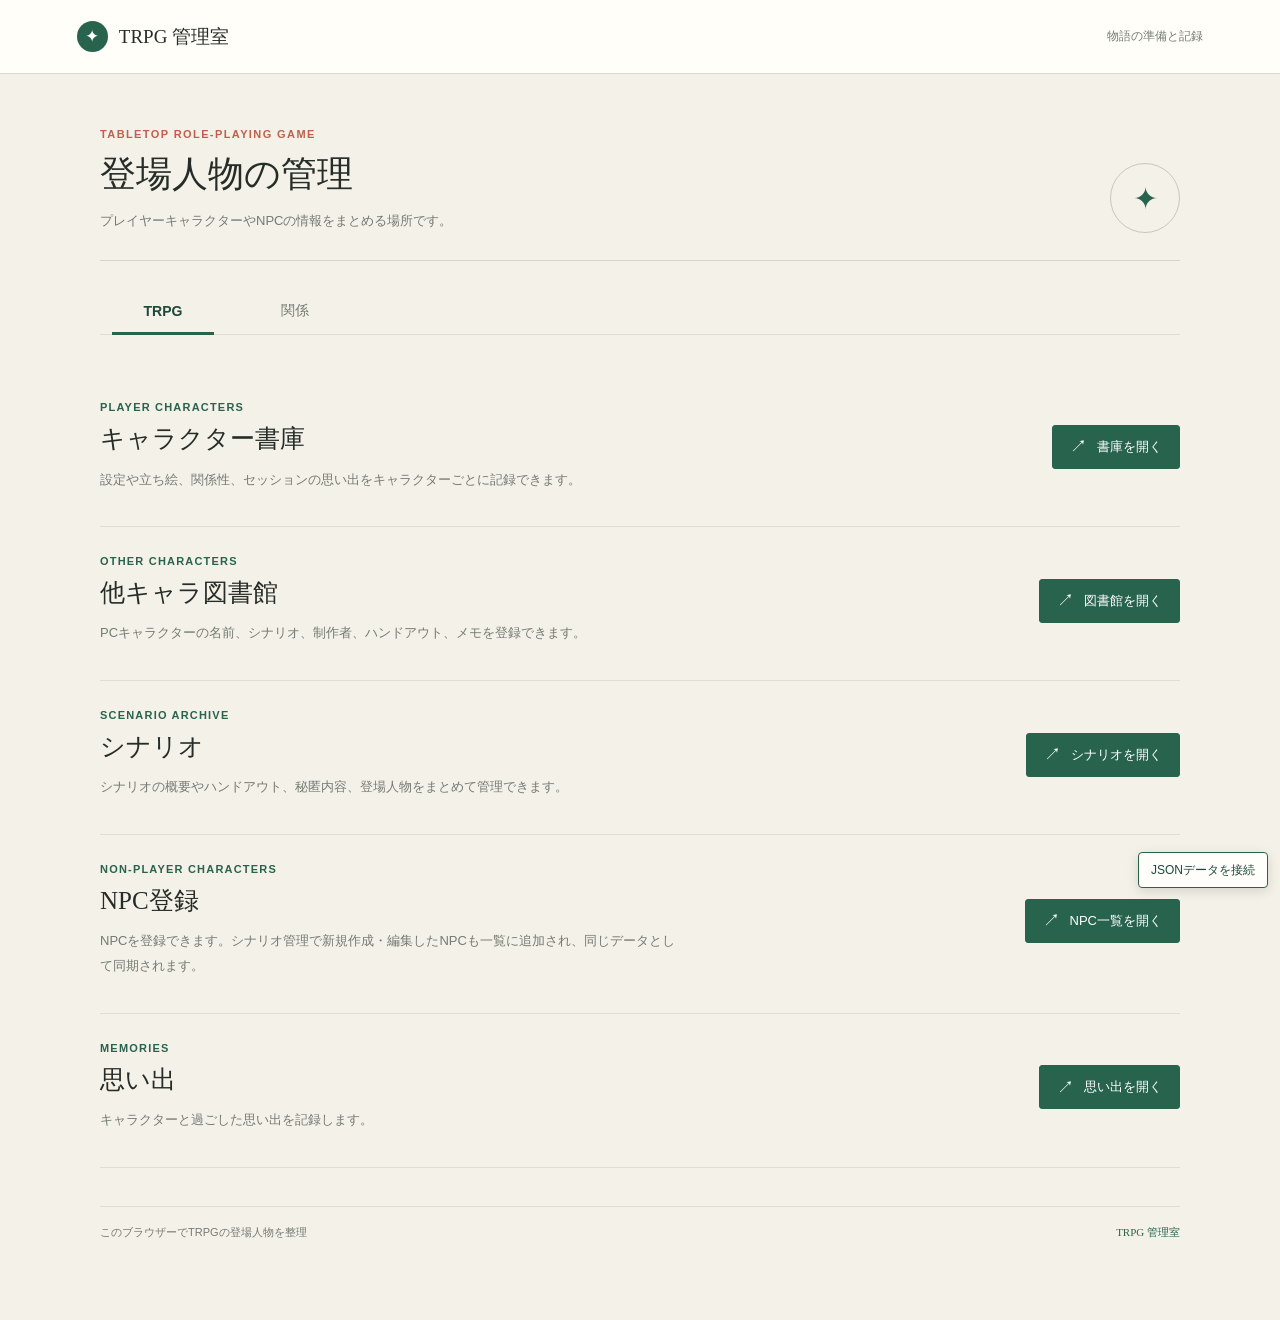
<file: index.html>
<!doctype html>
<html lang="ja">
<head>
  <meta charset="utf-8">
  <meta name="viewport" content="width=device-width, initial-scale=1">
  <meta name="theme-color" content="#f4f1e8">
  <title>TRPG管理室</title>
  <style>
    :root {
      color-scheme: light;
      --paper: #f4f1e8;
      --surface: #fffefa;
      --ink: #262d28;
      --muted: #747b72;
      --line: #deded3;
      --green: #28634e;
      --green-dark: #1c493a;
      --coral: #bd614c;
      --gold: #d6aa57;
      --serif: "Yu Mincho", "Hiragino Mincho ProN", "Noto Serif JP", Georgia, serif;
      --sans: "Yu Gothic UI", "Meiryo", sans-serif;
    }
    * { box-sizing: border-box; }
    body { min-width: 320px; min-height: 100vh; margin: 0; color: var(--ink); background: var(--paper); font-family: var(--sans); }
    button, a { font: inherit; }
    .topbar { position: sticky; top: 0; z-index: 30; min-height: 74px; display: flex; align-items: center; justify-content: space-between; gap: 20px; padding: 0 6vw; border-bottom: 1px solid #d9d8ce; background: rgba(255,254,250,.96); }
    .brand { display: inline-flex; align-items: center; gap: 11px; color: inherit; text-decoration: none; font: 19px var(--serif); }
    .brand-mark { width: 31px; height: 31px; display: grid; place-items: center; border-radius: 50%; color: white; background: var(--green); font: 17px Georgia, serif; }
    .top-note { color: var(--muted); font-size: 12px; }
    main { width: min(100% - 48px, 1080px); margin: 54px auto 80px; }
    .intro { display: grid; grid-template-columns: minmax(0, 1fr) auto; align-items: end; gap: 28px; padding: 0 0 27px; border-bottom: 1px solid #d6d7cc; }
    .eyebrow { margin: 0 0 10px; color: var(--coral); font-size: 11px; font-weight: 700; letter-spacing: 1.4px; }
    h1 { margin: 0; font: 36px/1.35 var(--serif); }
    .intro-copy { max-width: 480px; margin: 10px 0 0; color: var(--muted); font-size: 13px; line-height: 1.9; }
    .seal { width: 70px; height: 70px; display: grid; place-items: center; border: 1px solid #c7c8b9; border-radius: 50%; color: var(--green); font: 30px var(--serif); }
    .tabs { display: flex; gap: 6px; margin: 28px 0 0; border-bottom: 1px solid var(--line); }
    .tab { position: relative; min-width: 126px; padding: 13px 18px 14px; border: 0; color: var(--muted); background: transparent; cursor: pointer; font-size: 14px; }
    .tab[aria-selected="true"] { color: var(--green-dark); font-weight: 700; }
    .tab[aria-selected="true"]::after { position: absolute; right: 12px; bottom: -1px; left: 12px; height: 3px; content: ""; background: var(--green); }
    .tab:focus-visible, a:focus-visible { outline: 3px solid #d6aa57; outline-offset: 3px; }
    .workspace { min-height: 290px; padding: 38px 0; animation: arrive .24s ease-out; }
    @keyframes arrive { from { opacity: 0; transform: translateY(4px); } to { opacity: 1; transform: translateY(0); } }
    .module { display: grid; grid-template-columns: minmax(0, 1fr) 210px; align-items: center; gap: 44px; padding: 28px 0 34px; border-bottom: 1px solid var(--line); }
    .module-kicker { margin: 0 0 8px; color: var(--green); font-size: 11px; font-weight: 700; letter-spacing: 1.2px; }
    h2 { margin: 0; font: 25px/1.45 var(--serif); }
    .module-copy { max-width: 580px; margin: 10px 0 0; color: var(--muted); font-size: 13px; line-height: 1.9; }
    .module-action { display: flex; justify-content: flex-end; }
    .button { display: inline-flex; min-height: 44px; align-items: center; justify-content: center; gap: 10px; padding: 0 17px; border: 1px solid var(--green); border-radius: 3px; color: white; background: var(--green); text-decoration: none; font-size: 13px; transition: background .15s, transform .15s; }
    .button:hover { background: var(--green-dark); }
    .button:active { transform: translateY(1px); }
    .button span { font-size: 17px; }
    .future { max-width: 720px; padding: 31px 0; }
    .future-label { display: inline-flex; align-items: center; gap: 8px; margin: 0 0 15px; color: var(--coral); font-size: 11px; font-weight: 700; }
    .future-label::before { width: 8px; height: 8px; border-radius: 50%; content: ""; background: var(--gold); }
    .future h2 { font-size: 27px; }
    .future p { max-width: 570px; margin: 11px 0 0; color: var(--muted); font-size: 13px; line-height: 1.9; }
    footer { display: flex; align-items: center; justify-content: space-between; gap: 16px; padding-top: 18px; border-top: 1px solid var(--line); color: var(--muted); font-size: 11px; }
    .footer-mark { color: var(--green); font-family: var(--serif); }
    [hidden] { display: none !important; }
    @media (max-width: 640px) {
      .topbar { min-height: 64px; padding: 0 20px; }
      .brand { font-size: 16px; }
      .top-note { font-size: 10px; }
      main { width: min(100% - 36px, 1080px); margin-top: 37px; }
      .intro { grid-template-columns: minmax(0, 1fr); gap: 15px; }
      h1 { font-size: 30px; }
      .seal { display: none; }
      .tab { min-width: 0; flex: 1; padding-right: 10px; padding-left: 10px; }
      .workspace { min-height: 260px; padding-top: 22px; }
      .module { grid-template-columns: 1fr; gap: 20px; padding: 24px 0; }
      .module-action { justify-content: flex-start; }
      footer { align-items: flex-start; flex-direction: column; gap: 7px; }
    }
    @media (prefers-reduced-motion: reduce) {
      *, *::before, *::after { scroll-behavior: auto !important; animation-duration: .01ms !important; transition-duration: .01ms !important; }
    }
  </style>
</head>
<body>
  <script src="data-file-storage.js"></script>
  <header class="topbar">
    <a class="brand" href="index.html" aria-label="TRPG管理室ホーム">
      <span class="brand-mark" aria-hidden="true">✦</span>
      <span>TRPG 管理室</span>
    </a>
    <span class="top-note">物語の準備と記録</span>
  </header>
  <main>
    <section class="intro" aria-labelledby="pageTitle">
      <div>
        <p class="eyebrow">TABLETOP ROLE-PLAYING GAME</p>
        <h1 id="pageTitle">登場人物の管理</h1>
        <p class="intro-copy">プレイヤーキャラクターやNPCの情報をまとめる場所です。</p>
      </div>
      <div class="seal" aria-hidden="true">✦</div>
    </section>
    <div class="tabs" role="tablist" aria-label="管理メニュー">
      <button class="tab" id="playerTab" type="button" role="tab" aria-selected="true" aria-controls="playerPanel" tabindex="0">TRPG</button>
      <button class="tab" id="creatorTab" type="button" role="tab" aria-selected="false" aria-controls="creatorPanel" tabindex="-1">関係</button>
    </div>
    <section class="workspace" id="playerPanel" role="tabpanel" aria-labelledby="playerTab">
      <article class="module">
        <div>
          <p class="module-kicker">PLAYER CHARACTERS</p>
          <h2>キャラクター書庫</h2>
          <p class="module-copy">設定や立ち絵、関係性、セッションの思い出をキャラクターごとに記録できます。</p>
        </div>
        <div class="module-action">
          <a class="button" href="TRPGキャラクター管理.html"><span aria-hidden="true">↗</span>書庫を開く</a>
        </div>
      </article>
      <article class="module">
        <div>
          <p class="module-kicker">OTHER CHARACTERS</p>
          <h2>他キャラ図書館</h2>
          <p class="module-copy">PCキャラクターの名前、シナリオ、制作者、ハンドアウト、メモを登録できます。</p>
        </div>
        <div class="module-action">
          <a class="button" href="他キャラ図書館.html"><span aria-hidden="true">↗</span>図書館を開く</a>
        </div>
      </article>
      <article class="module">
        <div>
          <p class="module-kicker">SCENARIO ARCHIVE</p>
          <h2>シナリオ</h2>
          <p class="module-copy">シナリオの概要やハンドアウト、秘匿内容、登場人物をまとめて管理できます。</p>
        </div>
        <div class="module-action">
          <a class="button" href="TRPGシナリオ管理.html"><span aria-hidden="true">↗</span>シナリオを開く</a>
        </div>
      </article>
      <article class="module">
        <div>
          <p class="module-kicker">NON-PLAYER CHARACTERS</p>
          <h2>NPC登録</h2>
          <p class="module-copy">NPCを登録できます。シナリオ管理で新規作成・編集したNPCも一覧に追加され、同じデータとして同期されます。</p>
        </div>
        <div class="module-action">
          <a class="button" href="TRPG_NPC管理.html"><span aria-hidden="true">↗</span>NPC一覧を開く</a>
        </div>
      </article>
      <article class="module">
        <div>
          <p class="module-kicker">MEMORIES</p>
          <h2>思い出</h2>
          <p class="module-copy">キャラクターと過ごした思い出を記録します。</p>
        </div>
        <div class="module-action">
          <a class="button" href="TRPG思い出.html"><span aria-hidden="true">↗</span>思い出を開く</a>
        </div>
      </article>
    </section>
    <section class="workspace" id="creatorPanel" role="tabpanel" aria-labelledby="creatorTab" hidden>
      <article class="module">
        <div>
          <p class="module-kicker">MY PROFILE</p>
          <h2>マイプロフィール</h2>
          <p class="module-copy">TRPGの遊び方や好きなものをまとめた自己紹介ページを作成できます。</p>
        </div>
        <div class="module-action">
          <a class="button" href="マイプロフィール.html"><span aria-hidden="true">↗</span>プロフィールを開く</a>
        </div>
      </article>
      <article class="module">
        <div>
        <p class="module-kicker">CREATORS</p>
        <h2>制作者・作成者</h2>
        <p class="module-copy">プロフィール画像、名前、X、DiscordのユーザーID、メモをまとめて記録できます。Discord IDは一覧からすぐにコピーできます。</p>
        </div>
        <div class="module-action">
          <a class="button" href="TRPG制作者管理.html"><span aria-hidden="true">↗</span>一覧を開く</a>
        </div>
      </article>
      <article class="module">
        <div>
          <p class="module-kicker">CHAT ARCHIVE</p>
          <h2>記憶</h2>
          <p class="module-copy">制作者・作成者との記録を、キャラクターの思い出とは分けて登録・閲覧できます。</p>
        </div>
        <div class="module-action">
          <a class="button" href="TRPG記憶.html"><span aria-hidden="true">↗</span>一覧を開く</a>
        </div>
      </article>
    </section>
    <footer>
      <span>このブラウザーでTRPGの登場人物を整理</span>
      <span class="footer-mark">TRPG 管理室</span>
    </footer>
  </main>
  <script>
    "use strict";
    const tabs = [...document.querySelectorAll('[role="tab"]')];
    const panels = tabs.map(tab => document.getElementById(tab.getAttribute("aria-controls")));
    function selectTab(selectedIndex, moveFocus = false) {
      tabs.forEach((tab, index) => {
        const selected = index === selectedIndex;
        tab.setAttribute("aria-selected", String(selected));
        tab.tabIndex = selected ? 0 : -1;
        panels[index].hidden = !selected;
      });
      if (moveFocus) tabs[selectedIndex].focus();
    }

    tabs.forEach((tab, index) => {
      tab.addEventListener("click", () => selectTab(index));
      tab.addEventListener("keydown", event => {
        if (event.key !== "ArrowLeft" && event.key !== "ArrowRight") return;
        event.preventDefault();
        const direction = event.key === "ArrowRight" ? 1 : -1;
        selectTab((index + direction + tabs.length) % tabs.length, true);
      });
    });
  </script>
</body>
</html>
</file>
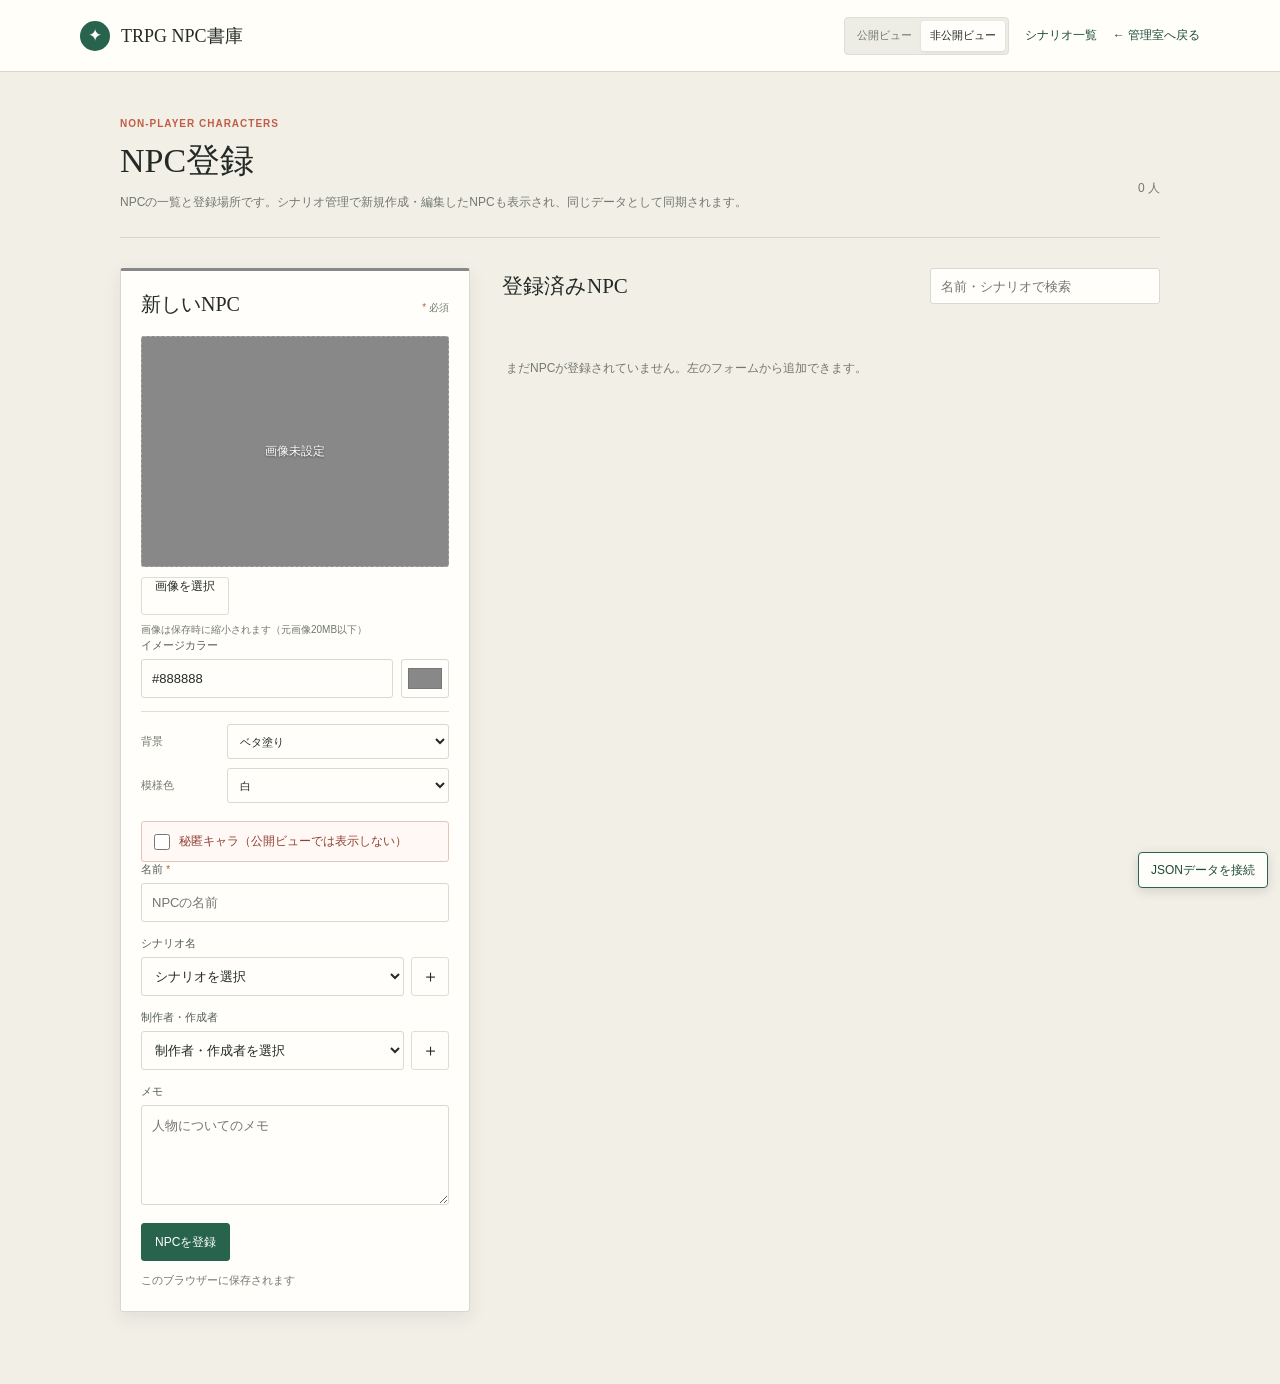
<file: TRPG_NPC管理.html>
<!doctype html>
<html lang="ja">
<head>
  <meta charset="utf-8">
  <meta name="viewport" content="width=device-width, initial-scale=1">
  <meta name="theme-color" content="#f2efe7">
  <title>NPC登録 | TRPG</title>
  <link rel="stylesheet" href="view-mode.css">
  <style>
    :root {
      color-scheme: light;
      --paper: #f2efe7;
      --surface: #fffefa;
      --ink: #242a26;
      --muted: #72796f;
      --line: #deded3;
      --green: #28634e;
      --green-dark: #1c493a;
      --coral: #c15d46;
      --serif: "Yu Mincho", "Hiragino Mincho ProN", "Noto Serif JP", Georgia, serif;
      --sans: "Yu Gothic UI", "Meiryo", sans-serif;
    }
    * { box-sizing: border-box; }
    body { min-width: 320px; min-height: 100vh; margin: 0; color: var(--ink); background: var(--paper); font-family: var(--sans); }
    button, input, textarea { font: inherit; }
    button { cursor: pointer; }
    .topbar { position: sticky; top: 0; z-index: 30; min-height: 72px; display: flex; align-items: center; justify-content: space-between; gap: 18px; padding: 0 max(24px, calc((100vw - 1120px) / 2)); border-bottom: 1px solid #d9d8ce; background: rgba(255,254,250,.96); }
    .brand { display: inline-flex; align-items: center; gap: 11px; color: inherit; font: 18px var(--serif); text-decoration: none; }
    .brand-mark { width: 30px; height: 30px; display: grid; place-items: center; border-radius: 50%; color: white; background: var(--green); font: 17px Georgia, serif; }
    .home-link { color: var(--green-dark); font-size: 12px; text-decoration: none; }
    .home-link:hover { text-decoration: underline; }
    .header-links { display: flex; align-items: center; gap: 16px; }
    main { width: min(100% - 40px, 1040px); margin: 46px auto 72px; }
    .intro { display: flex; align-items: flex-end; justify-content: space-between; gap: 24px; padding-bottom: 24px; border-bottom: 1px solid #d6d7cc; }
    .eyebrow { margin: 0 0 9px; color: var(--coral); font-size: 10px; font-weight: 700; letter-spacing: 1px; }
    h1 { margin: 0; font: 34px/1.35 var(--serif); }
    .intro-copy { margin: 8px 0 0; color: var(--muted); font-size: 12px; line-height: 1.8; }
    .count { flex: 0 0 auto; padding-bottom: 4px; color: var(--muted); font-size: 12px; }
    .layout { display: grid; grid-template-columns: minmax(270px, 350px) minmax(0, 1fr); align-items: start; gap: 32px; padding-top: 30px; }
    .form-panel { position: sticky; top: 22px; padding: 20px; border: 1px solid #d6d9d1; border-top: 3px solid var(--npc-color, var(--green)); border-radius: 3px; background: var(--surface); box-shadow: 0 6px 18px rgba(30,35,31,.08); }
    .form-heading { display: flex; align-items: baseline; justify-content: space-between; gap: 12px; margin-bottom: 18px; }
    h2 { margin: 0; font: 20px var(--serif); }
    .form-hint { color: var(--muted); font-size: 10px; }
    .fields { display: grid; gap: 14px; }
    .field { display: grid; gap: 6px; }
    .secret-field { display: flex; align-items: center; gap: 9px; margin: 18px 0 0; padding: 11px 12px; border: 1px solid #e5c4b8; border-radius: 3px; background: #fff8f5; color: #8e4034; font-size: 12px; cursor: pointer; }
    .secret-field input { width: 16px; height: 16px; margin: 0; accent-color: #a84e40; }
    .field label { color: #555e56; font-size: 11px; }
    .field input, .field textarea, .field select, .search { width: 100%; min-width: 0; border: 1px solid #d8d9cf; border-radius: 3px; outline: none; background: #fffefa; color: var(--ink); font-size: 13px; }
    .field input { height: 39px; padding: 0 10px; }
    .color-entry { display: grid; grid-template-columns: minmax(0, 1fr) 48px; gap: 8px; }
    .color-entry input[type="color"] { width: 48px; height: 39px; padding: 4px; cursor: pointer; }
    .field select { height: 39px; padding: 0 9px; }
    .field textarea { min-height: 100px; padding: 9px 10px; line-height: 1.7; resize: vertical; }
    .field input:focus, .field textarea:focus, .field select:focus, .search:focus, .scenario-add input:focus { border-color: #70917d; box-shadow: 0 0 0 3px rgba(40,99,78,.1); }
    .scenario-entry { display: grid; grid-template-columns: minmax(0, 1fr) 38px; gap: 7px; }
    .scenario-entry .button { width: 38px; padding: 0; font-size: 17px; }
    .scenario-add { display: grid; grid-template-columns: minmax(0, 1fr) auto auto; gap: 6px; margin-top: 8px; }
    .scenario-add input { min-width: 0; height: 35px; padding: 0 8px; border: 1px solid #d8d9cf; border-radius: 3px; outline: none; background: var(--surface); font-size: 12px; }
    .scenario-add .button { min-height: 35px; padding: 0 9px; }
    .npc-image { position: relative; display: grid; width: 100%; aspect-ratio: 4 / 3; place-items: center; overflow: hidden; margin-bottom: 10px; border: 1px dashed color-mix(in srgb, var(--npc-color, #888888) 45%, #bfc6bb); border-radius: 3px; background-color: var(--npc-color, #888888); background-image: none; background-position: center; background-repeat: no-repeat; color: white; font-size: 12px; text-shadow: 0 1px 2px rgba(0,0,0,.45); }
    .npc-image.has-image { border-style: solid; background-color: var(--npc-color, #888888); background-image: none; }
    .npc-image.pattern-lines { background-image: repeating-linear-gradient(135deg, transparent 0 12px, color-mix(in srgb, var(--pattern-ink, #fff) 78%, transparent) 12px 14px); }
    .npc-image.pattern-dots { background-image: radial-gradient(circle, color-mix(in srgb, var(--pattern-ink, #fff) 88%, transparent) 1.8px, transparent 2.2px), radial-gradient(circle, color-mix(in srgb, var(--pattern-ink, #fff) 88%, transparent) 1.8px, transparent 2.2px); background-size: 16px 16px; background-position: 0 0, 8px 8px; }
    .npc-image.pattern-grid { background-image: linear-gradient(color-mix(in srgb, var(--pattern-ink, #fff) 76%, transparent) 1.5px, transparent 1.5px), linear-gradient(90deg, color-mix(in srgb, var(--pattern-ink, #fff) 76%, transparent) 1.5px, transparent 1.5px); background-size: 18px 18px; }
    .npc-image.pattern-diagonal-grid { background-image: repeating-linear-gradient(45deg, transparent 0 12px, color-mix(in srgb, var(--pattern-ink, #fff) 76%, transparent) 12px 13.5px, transparent 13.5px 24px), repeating-linear-gradient(-45deg, transparent 0 12px, color-mix(in srgb, var(--pattern-ink, #fff) 76%, transparent) 12px 13.5px, transparent 13.5px 24px); }
    .npc-image.pattern-circles { background-image: repeating-radial-gradient(circle at 50% 50%, transparent 0 12px, color-mix(in srgb, var(--pattern-ink, #fff) 80%, transparent) 13px 14.5px); background-size: 100% 100%; }
    .npc-image.pattern-big-circle { background-color: var(--pattern-ink, #fff); background-image: radial-gradient(circle at center, var(--npc-color, #888888) 0 63%, transparent 64%); background-size: 100% 100%; }
    .npc-image.pattern-big-circle-inverted { background-color: var(--npc-color, #888888); background-image: radial-gradient(circle at center, var(--pattern-ink, #fff) 0 63%, transparent 64%); background-size: 100% 100%; }
    .npc-image img { width: 100%; height: 100%; object-fit: contain; }
    .image-actions { display: flex; flex-wrap: wrap; gap: 7px; }
    .image-actions input { display: none; }
    .image-note { margin: 7px 0 0; color: var(--muted); font-size: 10px; line-height: 1.6; }
    .background-settings { display: grid; gap: 9px; margin: 13px 0 18px; padding-top: 12px; border-top: 1px solid var(--line); }
    .background-control { display: grid; grid-template-columns: 78px minmax(0, 1fr); align-items: center; gap: 8px; }
    .background-control label { color: var(--muted); font-size: 11px; }
    .background-control select { width: 100%; min-width: 0; height: 35px; padding: 0 8px; border: 1px solid #d8d9cf; border-radius: 3px; background: var(--surface); color: var(--ink); font: inherit; font-size: 11px; }
    .background-control .image-actions { grid-column: 2; }
    .entry-image { background-position: center; background-repeat: no-repeat; background-size: cover; }
    .entry-image.has-image { background-color: var(--npc-color, #888888); }
    .entry-image.pattern-lines { background-image: repeating-linear-gradient(135deg, transparent 0 10px, color-mix(in srgb, var(--pattern-ink, #fff) 78%, transparent) 10px 12px); }
    .entry-image.pattern-dots { background-image: radial-gradient(circle, color-mix(in srgb, var(--pattern-ink, #fff) 88%, transparent) 1.4px, transparent 1.8px), radial-gradient(circle, color-mix(in srgb, var(--pattern-ink, #fff) 88%, transparent) 1.4px, transparent 1.8px); background-size: 12px 12px; background-position: 0 0, 6px 6px; }
    .entry-image.pattern-grid { background-image: linear-gradient(color-mix(in srgb, var(--pattern-ink, #fff) 76%, transparent) 1px, transparent 1px), linear-gradient(90deg, color-mix(in srgb, var(--pattern-ink, #fff) 76%, transparent) 1px, transparent 1px); background-size: 12px 12px; }
    .entry-image.pattern-diagonal-grid { background-image: repeating-linear-gradient(45deg, transparent 0 8px, color-mix(in srgb, var(--pattern-ink, #fff) 76%, transparent) 8px 9px, transparent 9px 16px), repeating-linear-gradient(-45deg, transparent 0 8px, color-mix(in srgb, var(--pattern-ink, #fff) 76%, transparent) 8px 9px, transparent 9px 16px); }
    .entry-image.pattern-circles { background-image: repeating-radial-gradient(circle at 50% 50%, transparent 0 8px, color-mix(in srgb, var(--pattern-ink, #fff) 80%, transparent) 9px 10px); }
    .entry-image.pattern-big-circle { background-color: var(--pattern-ink, #fff); background-image: radial-gradient(circle at center, var(--npc-color, #888888) 0 63%, transparent 64%); }
    .entry-image.pattern-big-circle-inverted { background-color: var(--npc-color, #888888); background-image: radial-gradient(circle at center, var(--pattern-ink, #fff) 0 63%, transparent 64%); }
    .required { color: var(--coral); }
    .form-actions { display: flex; flex-wrap: wrap; gap: 8px; margin-top: 18px; }
    .button { min-height: 38px; padding: 0 13px; border: 1px solid var(--line); border-radius: 3px; background: var(--surface); color: var(--ink); font-size: 12px; }
    .button:hover { border-color: #9eaa9e; background: #f8f8f1; }
    .button.primary { border-color: var(--green); background: var(--green); color: white; }
    .button.primary:hover { background: var(--green-dark); }
    .button.danger { color: #a54234; }
    .button[hidden] { display: none; }
    .save-state { min-height: 18px; margin: 12px 0 0; color: var(--muted); font-size: 11px; }
    .list-head { display: flex; align-items: center; justify-content: space-between; gap: 16px; margin-bottom: 14px; }
    .list-head h2 { font-size: 21px; }
    .search { max-width: 230px; height: 36px; padding: 0 10px; }
    .npc-list { display: grid; gap: 10px; }
    .npc-entry { padding: 15px 16px; border: 1px solid var(--line); border-radius: 3px; background: rgba(255,254,250,.82); box-shadow: 0 2px 6px rgba(38,53,42,.04); animation: appear .2s ease-out; }
    @keyframes appear { from { opacity: 0; transform: translateY(4px); } to { opacity: 1; transform: translateY(0); } }
    .entry-top { display: flex; align-items: flex-start; justify-content: space-between; gap: 14px; }
    .entry-identity { display: grid; grid-template-columns: 72px minmax(0, 1fr); align-items: start; gap: 13px; min-width: 0; }
    .entry-image { display: grid; width: 72px; aspect-ratio: 3 / 4; place-items: center; overflow: hidden; border: 2px solid color-mix(in srgb, var(--npc-color, #888888) 55%, var(--line)); border-radius: 3px; background: color-mix(in srgb, var(--npc-color, #888888) 14%, #fffefa); color: var(--muted); font-size: 9px; }
    .entry-image img { width: 100%; height: 100%; object-fit: cover; }
    .entry-title { min-width: 0; }
    .entry-title h3 { margin: 0; overflow-wrap: anywhere; font: 18px/1.45 var(--serif); }
    .entry-color { display: inline-block; width: 10px; height: 10px; margin-right: 6px; border: 1px solid #00000020; border-radius: 50%; vertical-align: 1px; }
    .entry-secret { display: inline-block; margin-left: 7px; padding: 2px 6px; border: 1px solid #e5c4b8; border-radius: 3px; color: #9a4d3f; font-size: 10px; vertical-align: 2px; }
    .entry-scenario { margin: 4px 0 0; color: var(--green-dark); font-size: 11px; overflow-wrap: anywhere; }
    .entry-actions { display: flex; flex: 0 0 auto; gap: 6px; }
    .entry-actions .button { min-height: 31px; padding: 0 9px; font-size: 11px; }
    .entry-meta { display: flex; flex-wrap: wrap; gap: 5px 14px; margin-top: 12px; color: var(--muted); font-size: 11px; }
    .entry-meta a { color: var(--green-dark); text-underline-offset: 2px; }
    .entry-memo { margin: 12px 0 0; padding-top: 10px; border-top: 1px solid #e5e4db; white-space: pre-wrap; overflow-wrap: anywhere; font-size: 12px; line-height: 1.8; }
    .entry-memo:empty { display: none; }
    .empty { padding: 28px 4px; color: var(--muted); font-size: 12px; line-height: 1.8; }
    [hidden] { display: none !important; }
    @media (max-width: 760px) {
      .topbar { min-height: 64px; padding: 0 18px; }
      .brand { font-size: 15px; }
      main { width: min(100% - 32px, 600px); margin-top: 32px; }
      .intro { align-items: flex-start; flex-direction: column; gap: 7px; }
      h1 { font-size: 29px; }
      .layout { grid-template-columns: 1fr; gap: 28px; padding-top: 22px; }
      .form-panel { position: static; }
    }
    @media (max-width: 480px) {
      .topbar { flex-wrap: wrap; gap: 8px; padding: 10px 16px; }
      .header-links { gap: 12px; }
      .list-head { align-items: stretch; flex-direction: column; gap: 10px; }
      .search { max-width: none; }
      .entry-top { flex-direction: column; }
    }
    @media (prefers-reduced-motion: reduce) {
      *, *::before, *::after { animation-duration: .01ms !important; transition-duration: .01ms !important; }
    }
  </style>
</head>
<body>
  <script src="data-file-storage.js"></script>
  <header class="topbar">
    <a class="brand" href="index.html"><span class="brand-mark" aria-hidden="true">✦</span><span>TRPG NPC書庫</span></a>
    <div class="header-links">
      <div class="audience-switch" role="group" aria-label="表示モード">
        <button type="button" data-audience-mode="public" aria-pressed="false">公開ビュー</button>
        <button type="button" data-audience-mode="private" aria-pressed="true">非公開ビュー</button>
      </div>
      <a class="home-link" href="TRPGシナリオ管理.html">シナリオ一覧</a>
      <a class="home-link" href="index.html">← 管理室へ戻る</a>
    </div>
  </header>
  <main>
    <section class="intro" aria-labelledby="pageTitle">
      <div>
        <p class="eyebrow">NON-PLAYER CHARACTERS</p>
        <h1 id="pageTitle">NPC登録</h1>
        <p class="intro-copy">NPCの一覧と登録場所です。シナリオ管理で新規作成・編集したNPCも表示され、同じデータとして同期されます。</p>
      </div>
      <p class="count" id="count" aria-live="polite">0 人</p>
    </section>
    <div class="layout">
      <form class="form-panel" id="npcForm">
        <div class="form-heading"><h2 id="formTitle">新しいNPC</h2><span class="form-hint"><span class="required">*</span> 必須</span></div>
        <div class="image-field">
          <div class="npc-image" id="imagePreview" aria-label="NPC画像プレビュー">画像未設定</div>
          <div class="image-actions">
            <label class="button" for="imageFile">画像を選択</label>
            <input id="imageFile" type="file" accept="image/*">
            <button class="button danger" type="button" id="removeImageButton" hidden>画像を削除</button>
          </div>
          <p class="image-note">画像は保存時に縮小されます（元画像20MB以下）</p>
        </div>
        <div class="field color-field">
          <label for="themeColor">イメージカラー</label>
          <div class="color-entry"><input id="themeColor" type="text" value="#888888" placeholder="#888888" autocomplete="off" aria-label="イメージカラーコード"><input id="themeColorPicker" type="color" value="#888888" aria-label="イメージカラーを選択"></div>
        </div>
        <div class="background-settings" aria-label="画像の背景設定">
          <div class="background-control"><label for="backgroundPattern">背景</label><select id="backgroundPattern"><option value="solid">ベタ塗り</option><option value="lines">斜線</option><option value="dots">ドット</option><option value="grid">格子</option><option value="diagonal-grid">斜め格子</option><option value="circles">円模様</option><option value="big-circle">大きな丸</option><option value="big-circle-inverted">大きな丸（反転）</option><option value="custom">自分の画像</option></select></div>
          <div class="background-control"><label for="backgroundPatternColor">模様色</label><select id="backgroundPatternColor"><option value="white">白</option><option value="black">黒</option></select></div>
          <div class="background-control" id="customBackgroundControls" hidden><label>背景画像</label><div class="image-actions"><label class="button" for="backgroundFile">画像を選ぶ</label><input id="backgroundFile" type="file" accept="image/*"><button class="button danger" type="button" id="removeBackgroundButton" hidden>背景を削除</button></div></div>
          <div class="background-control" id="backgroundFitControl" hidden><label for="backgroundFit">表示方法</label><select id="backgroundFit"><option value="cover">枠に合わせる</option><option value="contain">全体を表示</option><option value="tile">タイル状に繰り返す</option></select></div>
        </div>
        <label class="secret-field"><input id="secretCharacter" type="checkbox">秘匿キャラ（公開ビューでは表示しない）</label>
        <div class="fields" id="fields"></div>
        <div class="form-actions">
          <button class="button primary" type="submit" id="submitButton">NPCを登録</button>
          <button class="button" type="button" id="cancelButton" hidden>編集をやめる</button>
        </div>
        <p class="save-state" id="saveState" aria-live="polite">このブラウザーに保存されます</p>
      </form>
      <section aria-labelledby="listTitle">
        <div class="list-head">
          <h2 id="listTitle">登録済みNPC</h2>
          <input class="search" id="search" type="search" placeholder="名前・シナリオで検索" aria-label="NPCを検索">
        </div>
        <div class="npc-list" id="npcList" aria-live="polite"></div>
      </section>
    </div>
  </main>
  <script>
    "use strict";

    const DATABASE_NAME = "trpg-npc-library";
    const LEGACY_STORAGE_KEY = "trpg-npc-library";
    const SCENARIO_STORAGE_KEY = "trpg-npc-scenarios";
    const SCENARIO_RECORDS_STORAGE_KEY = "trpg-scenarios";
    const NPC_LIBRARY_UPDATED_KEY = "trpg-npc-library-updated";
    const CREATOR_STORAGE_KEY = "trpg-npc-creators";
    const NPC_FIELDS = [
      { key: "name", label: "名前", type: "text", required: true, placeholder: "NPCの名前" },
      { key: "scenario", label: "シナリオ名", type: "scenario" },
      { key: "creator", label: "制作者・作成者", type: "creator" },
      { key: "memo", label: "メモ", type: "textarea", placeholder: "人物についてのメモ" },
    ];
    const form = document.getElementById("npcForm");
    const fieldsElement = document.getElementById("fields");
    const npcList = document.getElementById("npcList");
    const saveState = document.getElementById("saveState");
    let database;
    let npcs = [];
    let scenarios = loadScenarios();
    let creators = loadCreators();
    let editingId = null;
    let currentImage = "";
    let currentColor = "#888888";
    let currentBackground = { pattern: "solid", patternColor: "white", customBackground: "", fit: "cover" };

    function loadScenarios() {
      try {
        const saved = JSON.parse(localStorage.getItem(SCENARIO_STORAGE_KEY) || "[]");
        return Array.isArray(saved) ? saved.filter(value => typeof value === "string" && value.trim()) : [];
      } catch {
        return [];
      }
    }

    function loadCreators() {
      try {
        const saved = JSON.parse(localStorage.getItem(CREATOR_STORAGE_KEY) || "[]");
        return Array.isArray(saved) ? saved.filter(value => typeof value === "string" && value.trim()) : [];
      } catch {
        return [];
      }
    }

    function openDatabase() {
      return new Promise((resolve, reject) => {
        const request = indexedDB.open(DATABASE_NAME, 2);
        request.onupgradeneeded = () => {
          if (!request.result.objectStoreNames.contains("npcs")) request.result.createObjectStore("npcs", { keyPath: "id" });
        };
        request.onsuccess = () => resolve(request.result);
        request.onerror = () => reject(request.error);
      });
    }

    function readAll() {
      return new Promise((resolve, reject) => {
        const request = database.transaction("npcs", "readonly").objectStore("npcs").getAll();
        request.onsuccess = () => resolve(request.result.sort((left, right) => (right.updatedAt || 0) - (left.updatedAt || 0)));
        request.onerror = () => reject(request.error);
      });
    }

    function mergeScenarioNpcs(records) {
      let scenarios;
      try {
        scenarios = JSON.parse(localStorage.getItem(SCENARIO_RECORDS_STORAGE_KEY) || "[]");
      } catch (error) {
        throw new Error(`シナリオ内NPCを読み込めませんでした: ${error.message}`);
      }
      if (!Array.isArray(scenarios)) throw new Error("保存されたシナリオ情報の形式が正しくありません");
      const byId = new Map(records.map(npc => [npc.id, npc]));
      scenarios.forEach(scenario => {
        (Array.isArray(scenario.npcs) ? scenario.npcs : []).forEach(npc => {
          if (!npc || typeof npc.id !== "string") return;
          const existing = byId.get(npc.id);
          if (existing && (existing.updatedAt || 0) > (npc.updatedAt || 0)) return;
          byId.set(npc.id, {
            ...npc,
            fields: { ...(npc.fields || {}), scenario: npc.fields?.scenario || scenario.title },
          });
        });
      });
      return [...byId.values()].sort((left, right) => (right.updatedAt || 0) - (left.updatedAt || 0));
    }

    function syncNpcToScenarios(npc) {
      let stored;
      try {
        stored = JSON.parse(localStorage.getItem(SCENARIO_RECORDS_STORAGE_KEY) || "[]");
      } catch (error) {
        throw new Error(`シナリオ内NPCを更新できませんでした: ${error.message}`);
      }
      if (!Array.isArray(stored)) throw new Error("保存されたシナリオ情報の形式が正しくありません");
      let changed = false;
      const updated = stored.map(scenario => {
        if (!Array.isArray(scenario.npcs)) return scenario;
        let scenarioChanged = false;
        const scenarioNpcs = scenario.npcs.map(existing => {
          if (existing?.id !== npc.id) return existing;
          scenarioChanged = true;
          return {
            ...npc,
            fields: { ...(npc.fields || {}), scenario: scenario.title },
          };
        });
        if (!scenarioChanged) return scenario;
        changed = true;
        return {
          ...scenario,
          npcs: scenarioNpcs,
          npcIds: scenarioNpcs.filter(item => !item.secret).map(item => item.id),
          privateNpcIds: scenarioNpcs.filter(item => item.secret).map(item => item.id),
          updatedAt: Date.now(),
        };
      });
      if (changed) {
        try {
          localStorage.setItem(SCENARIO_RECORDS_STORAGE_KEY, JSON.stringify(updated));
        } catch (error) {
          throw new Error(`NPC登録には保存しましたが、シナリオ側を更新できませんでした: ${error.message}`);
        }
      }
    }

    function removeNpcFromScenarios(npcId) {
      const previousRecords = localStorage.getItem(SCENARIO_RECORDS_STORAGE_KEY);
      let stored;
      try {
        stored = JSON.parse(previousRecords || "[]");
      } catch (error) {
        throw new Error(`シナリオ内NPCを削除できませんでした: ${error.message}`);
      }
      if (!Array.isArray(stored)) throw new Error("保存されたシナリオ情報の形式が正しくありません");
      let changed = false;
      const updated = stored.map(scenario => {
        if (!Array.isArray(scenario.npcs)) return scenario;
        const scenarioNpcs = scenario.npcs.filter(npc => npc?.id !== npcId);
        if (scenarioNpcs.length === scenario.npcs.length) return scenario;
        changed = true;
        return {
          ...scenario,
          npcs: scenarioNpcs,
          npcIds: scenarioNpcs.filter(npc => !npc.secret).map(npc => npc.id),
          privateNpcIds: scenarioNpcs.filter(npc => npc.secret).map(npc => npc.id),
          updatedAt: Date.now(),
        };
      });
      if (!changed) return null;
      try {
        localStorage.setItem(SCENARIO_RECORDS_STORAGE_KEY, JSON.stringify(updated));
      } catch (error) {
        throw new Error(`シナリオ内NPCを削除できませんでした: ${error.message}`);
      }
      return previousRecords;
    }

    function restoreScenarioRecords(previousRecords) {
      if (previousRecords === null) return;
      try {
        localStorage.setItem(SCENARIO_RECORDS_STORAGE_KEY, previousRecords);
      } catch (error) {
        throw new Error(`シナリオ側の削除を取り消せませんでした: ${error.message}`);
      }
    }

    function notifyNpcLibraryUpdated() {
      localStorage.setItem(NPC_LIBRARY_UPDATED_KEY, String(Date.now()));
    }

    function writeNpc(npc) {
      return new Promise((resolve, reject) => {
        const transaction = database.transaction("npcs", "readwrite");
        transaction.objectStore("npcs").put(npc);
        transaction.oncomplete = resolve;
        transaction.onerror = () => reject(transaction.error);
        transaction.onabort = () => reject(transaction.error);
      });
    }

    function removeNpc(id) {
      return new Promise((resolve, reject) => {
        const transaction = database.transaction("npcs", "readwrite");
        transaction.objectStore("npcs").delete(id);
        transaction.oncomplete = resolve;
        transaction.onerror = () => reject(transaction.error);
      });
    }

    async function initialize() {
      try {
        database = await openDatabase();
        let storedNpcs = await readAll();
        if (!storedNpcs.length) {
          let legacyNpcs = [];
          try {
            const saved = JSON.parse(localStorage.getItem(LEGACY_STORAGE_KEY) || "[]");
            if (Array.isArray(saved)) legacyNpcs = saved.filter(item => item && typeof item === "object" && typeof item.id === "string");
          } catch {}
          for (const npc of legacyNpcs) await writeNpc(npc);
          if (legacyNpcs.length) localStorage.removeItem(LEGACY_STORAGE_KEY);
          if (legacyNpcs.length) storedNpcs = await readAll();
        }
        npcs = mergeScenarioNpcs(storedNpcs);
        const storedById = new Map(storedNpcs.map(npc => [npc.id, npc]));
        const missingOrNewer = npcs.filter(npc => {
          const stored = storedById.get(npc.id);
          return !stored || (npc.updatedAt || 0) > (stored.updatedAt || 0);
        });
        for (const npc of missingOrNewer) await writeNpc(npc);
        if (missingOrNewer.length) {
          npcs = await readAll();
          notifyNpcLibraryUpdated();
        }
        const previousScenarios = scenarios;
        scenarios = [...new Set([...scenarios, ...npcs.map(npc => npc.fields?.scenario).filter(Boolean)])];
        if (scenarios.length !== previousScenarios.length) saveScenarios();
        creators = [...new Set([...creators, ...npcs.map(npc => npc.fields?.creator).filter(Boolean)])];
        renderScenarioOptions();
        renderCreatorOptions();
        renderList();
      } catch (error) {
        saveState.textContent = `NPCデータを読み込めませんでした: ${error.message}`;
      }
    }

    function escapeHtml(value) {
      return String(value ?? "").replace(/[&<>\"]/g, character => ({ "&": "&amp;", "<": "&lt;", ">": "&gt;", "\"": "&quot;" }[character]));
    }

    function renderFormFields() {
      fieldsElement.innerHTML = NPC_FIELDS.map(field => `
        <div class="field">
          <label for="field-${field.key}">${escapeHtml(field.label)}${field.required ? ' <span class="required">*</span>' : ""}</label>
          ${field.type === "scenario"
            ? `<div class="scenario-entry"><select id="field-${field.key}" data-field="${field.key}"><option value="">シナリオを選択</option></select><button class="button" type="button" id="addScenarioButton" aria-label="シナリオ候補を追加" title="シナリオ候補を追加">＋</button></div><div class="scenario-add" id="scenarioAddPanel" hidden><input id="newScenario" type="text" aria-label="追加するシナリオ名" placeholder="新しいシナリオ名"><button class="button primary" type="button" id="saveScenarioButton">追加</button><button class="button" type="button" id="cancelScenarioButton">取消</button></div>`
            : field.type === "creator"
            ? `<div class="scenario-entry"><select id="field-${field.key}" data-field="${field.key}"><option value="">制作者・作成者を選択</option></select><button class="button" type="button" id="addCreatorButton" aria-label="制作者・作成者候補を追加" title="制作者・作成者候補を追加">＋</button></div><div class="scenario-add" id="creatorAddPanel" hidden><input id="newCreator" type="text" aria-label="追加する制作者・作成者" placeholder="制作者・作成者名"><button class="button primary" type="button" id="saveCreatorButton">追加</button><button class="button" type="button" id="cancelCreatorButton">取消</button></div>`
            : field.type === "textarea"
            ? `<textarea id="field-${field.key}" data-field="${field.key}" placeholder="${escapeHtml(field.placeholder || "")}"${field.required ? " required" : ""}></textarea>`
            : `<input id="field-${field.key}" data-field="${field.key}" type="${field.type}" placeholder="${escapeHtml(field.placeholder || "")}"${field.required ? " required" : ""} autocomplete="off">`}
        </div>`).join("");
      renderScenarioOptions();
      renderCreatorOptions();
    }

    function renderScenarioOptions(selected = document.getElementById("field-scenario")?.value || "") {
      const select = document.getElementById("field-scenario");
      if (!select) return;
      const options = [...new Set([...scenarios, selected].filter(Boolean))].sort((left, right) => left.localeCompare(right, "ja"));
      select.innerHTML = `<option value="">シナリオを選択</option>${options.map(scenario => `<option value="${escapeHtml(scenario)}">${escapeHtml(scenario)}</option>`).join("")}`;
      select.value = selected;
    }

    function saveScenarios() {
      try {
        localStorage.setItem(SCENARIO_STORAGE_KEY, JSON.stringify(scenarios));
        return true;
      } catch {
        saveState.textContent = "シナリオ候補を保存できませんでした";
        return false;
      }
    }

    async function isScenarioUsedByCharacters(scenario) {
      if (typeof indexedDB.databases !== "function") return true;
      try {
        const databases = await indexedDB.databases();
        if (!databases.some(item => item.name === "trpg-character-library")) return false;
        const characterDatabase = await new Promise((resolve, reject) => {
          const request = indexedDB.open("trpg-character-library");
          request.onsuccess = () => resolve(request.result);
          request.onerror = () => reject(request.error);
        });
        if (!characterDatabase.objectStoreNames.contains("characters")) {
          characterDatabase.close();
          return false;
        }
        const characters = await new Promise((resolve, reject) => {
          const request = characterDatabase.transaction("characters", "readonly").objectStore("characters").getAll();
          request.onsuccess = () => resolve(request.result);
          request.onerror = () => reject(request.error);
        });
        characterDatabase.close();
        return characters.some(character => Array.isArray(character.fields?.passedScenarios) && character.fields.passedScenarios.includes(scenario));
      } catch {
        return true;
      }
    }

    async function removeScenarioIfUnused(scenario) {
      if (!scenario || npcs.some(npc => npc.fields?.scenario === scenario)) return;
      if (await isScenarioUsedByCharacters(scenario)) return;
      const remaining = scenarios.filter(value => value !== scenario);
      if (remaining.length === scenarios.length) return;
      scenarios = remaining;
      saveScenarios();
      const selected = document.getElementById("field-scenario").value;
      renderScenarioOptions(selected === scenario ? "" : selected);
    }

    function renderCreatorOptions(selected = document.getElementById("field-creator")?.value || "") {
      const select = document.getElementById("field-creator");
      if (!select) return;
      const options = [...new Set([...creators, selected].filter(Boolean))].sort((left, right) => left.localeCompare(right, "ja"));
      select.innerHTML = `<option value="">制作者・作成者を選択</option>${options.map(creator => `<option value="${escapeHtml(creator)}">${escapeHtml(creator)}</option>`).join("")}`;
      select.value = selected;
    }

    function saveCreators() {
      try {
        localStorage.setItem(CREATOR_STORAGE_KEY, JSON.stringify(creators));
        return true;
      } catch {
        saveState.textContent = "制作者・作成者の候補を保存できませんでした";
        return false;
      }
    }

    function imageToDataUrl(file) {
      return createImageBitmap(file).then(bitmap => {
        const scale = Math.min(1, 1200 / bitmap.width, 1600 / bitmap.height);
        const canvas = document.createElement("canvas");
        canvas.width = Math.max(1, Math.round(bitmap.width * scale));
        canvas.height = Math.max(1, Math.round(bitmap.height * scale));
        canvas.getContext("2d").drawImage(bitmap, 0, 0, canvas.width, canvas.height);
        bitmap.close();
        return new Promise((resolve, reject) => {
          canvas.toBlob(blob => {
            if (!blob) return reject(new Error("画像を変換できませんでした"));
            const reader = new FileReader();
            reader.onload = () => resolve(reader.result);
            reader.onerror = () => reject(reader.error);
            reader.readAsDataURL(blob);
          }, "image/webp", 0.86);
        });
      });
    }

    function renderImagePreview() {
      const preview = document.getElementById("imagePreview");
      const patterns = ["solid", "lines", "dots", "grid", "diagonal-grid", "circles", "big-circle", "big-circle-inverted", "custom"];
      const pattern = patterns.includes(currentBackground.pattern) ? currentBackground.pattern : "solid";
      preview.className = `npc-image pattern-${pattern} ${currentImage ? "has-image" : ""}`;
      preview.style.setProperty("--npc-color", currentColor);
      document.getElementById("themeColor").value = currentColor;
      document.getElementById("themeColorPicker").value = currentColor;
      form.style.setProperty("--npc-color", currentColor);
      preview.style.setProperty("--pattern-ink", currentBackground.patternColor === "black" ? "#111111" : "#ffffff");
      preview.style.backgroundImage = "";
      preview.style.backgroundSize = "";
      preview.style.backgroundRepeat = "";
      if (currentImage) preview.innerHTML = `<img src="${escapeHtml(currentImage)}" alt="NPC画像プレビュー">`;
      else preview.textContent = "画像未設定";
      if (currentImage && pattern === "custom" && currentBackground.customBackground) {
        preview.style.backgroundImage = `url("${currentBackground.customBackground}")`;
        preview.style.backgroundSize = currentBackground.fit === "tile" ? "auto" : currentBackground.fit;
        preview.style.backgroundRepeat = currentBackground.fit === "tile" ? "repeat" : "no-repeat";
      }
      document.getElementById("backgroundPattern").value = pattern;
      document.getElementById("backgroundPatternColor").value = currentBackground.patternColor === "black" ? "black" : "white";
      document.getElementById("backgroundFit").value = ["cover", "contain", "tile"].includes(currentBackground.fit) ? currentBackground.fit : "cover";
      const custom = pattern === "custom";
      document.getElementById("customBackgroundControls").hidden = !custom;
      document.getElementById("backgroundFitControl").hidden = !custom;
      document.getElementById("removeImageButton").hidden = !currentImage;
      document.getElementById("removeBackgroundButton").hidden = !currentBackground.customBackground;
    }

    function renderList() {
      const query = document.getElementById("search").value.trim().toLocaleLowerCase();
      const publicView = document.body.dataset.audienceMode === "public";
      const visibleNpcs = publicView ? npcs.filter(npc => !npc.secret) : npcs;
      const filtered = [...visibleNpcs]
        .filter(npc => NPC_FIELDS.some(field => String(npc.fields?.[field.key] || "").toLocaleLowerCase("ja").includes(query)))
        .sort((left, right) => (right.updatedAt || 0) - (left.updatedAt || 0));
      document.getElementById("count").textContent = `${visibleNpcs.length} 人`;
      if (!filtered.length) {
        const emptyMessage = publicView && npcs.some(npc => npc.secret)
          ? "公開できるNPCはまだいません。"
          : npcs.length ? "検索条件に合うNPCはいません。" : "まだNPCが登録されていません。左のフォームから追加できます。";
        npcList.innerHTML = `<p class="empty">${emptyMessage}</p>`;
        return;
      }
      npcList.innerHTML = filtered.map(npc => {
        const values = npc.fields || {};
        return `<article class="npc-entry" data-id="${escapeHtml(npc.id)}">
          <div class="entry-top">
            <div class="entry-identity"><div class="entry-image pattern-${escapeHtml(npc.background?.pattern || "solid")} ${npc.image ? "has-image" : ""}" style="--npc-color:${/^#[0-9a-fA-F]{6}$/.test(npc.themeColor || "") ? npc.themeColor : "#888888"}">${npc.image ? `<img src="${escapeHtml(npc.image)}" alt="${escapeHtml(values.name || "NPC")}の画像">` : "画像なし"}</div><div class="entry-title"><h3><span class="entry-color" style="background-color:${/^#[0-9a-fA-F]{6}$/.test(npc.themeColor || "") ? npc.themeColor : "#888888"}" aria-label="イメージカラー"></span>${escapeHtml(values.name || "名前未設定")}${npc.secret ? '<span class="entry-secret">秘匿</span>' : ""}</h3>${values.scenario ? `<p class="entry-scenario">${escapeHtml(values.scenario)}</p>` : ""}</div></div>
            <div class="entry-actions"><button class="button" type="button" data-action="edit" data-id="${escapeHtml(npc.id)}">編集</button><button class="button danger" type="button" data-action="delete" data-id="${escapeHtml(npc.id)}">削除</button></div>
          </div>
          ${values.creator ? `<div class="entry-meta"><span>制作者: <a href="TRPG制作者管理.html?name=${encodeURIComponent(values.creator)}">${escapeHtml(values.creator)}</a></span></div>` : ""}
          <p class="entry-memo">${escapeHtml(values.memo || "")}</p>
        </article>`;
      }).join("");
      filtered.forEach(npc => {
        const image = npcList.querySelector(`.npc-entry[data-id="${CSS.escape(npc.id)}"] .entry-image`);
        if (!image) return;
        const settings = npc.background || {};
        image.style.setProperty("--pattern-ink", settings.patternColor === "black" ? "#111111" : "#ffffff");
        if (settings.pattern === "custom" && settings.customBackground) {
          image.style.backgroundImage = `url("${settings.customBackground}")`;
          image.style.backgroundSize = settings.fit === "tile" ? "auto" : settings.fit || "cover";
          image.style.backgroundRepeat = settings.fit === "tile" ? "repeat" : "no-repeat";
        }
      });
    }

    function resetForm() {
      form.reset();
      editingId = null;
      document.getElementById("secretCharacter").checked = false;
      currentImage = "";
      currentColor = "#888888";
      currentBackground = { pattern: "solid", patternColor: "white", customBackground: "", fit: "cover" };
      renderImagePreview();
      renderScenarioOptions("");
      renderCreatorOptions("");
      document.getElementById("formTitle").textContent = "新しいNPC";
      document.getElementById("submitButton").textContent = "NPCを登録";
      document.getElementById("cancelButton").hidden = true;
    }

    renderFormFields();
    renderList();
    renderImagePreview();
    initialize();
    window.addEventListener("audience-mode-change", renderList);

    form.addEventListener("submit", async event => {
      event.preventDefault();
      const values = Object.fromEntries(NPC_FIELDS.map(field => [field.key, fieldsElement.querySelector(`[data-field="${field.key}"]`).value.trim()]));
      if (!values.name) return;
      const now = Date.now();
      const existing = npcs.find(npc => npc.id === editingId);
      const previousScenario = existing?.fields?.scenario || "";
      const secret = document.getElementById("secretCharacter").checked;
      const npc = existing
        ? { ...existing, fields: values, image: currentImage, background: { ...currentBackground }, themeColor: currentColor, secret, updatedAt: now }
        : { id: crypto.randomUUID(), fields: values, image: currentImage, background: { ...currentBackground }, themeColor: currentColor, secret, createdAt: now, updatedAt: now };
      try {
        await writeNpc(npc);
        npcs = [npc, ...npcs.filter(item => item.id !== npc.id)];
        let syncError = "";
        try {
          syncNpcToScenarios(npc);
          notifyNpcLibraryUpdated();
        } catch (error) {
          syncError = error.message;
        }
        if (previousScenario && previousScenario !== values.scenario) await removeScenarioIfUnused(previousScenario);
        if (values.scenario && !scenarios.includes(values.scenario)) {
          scenarios.push(values.scenario);
          saveScenarios();
        }
        if (values.creator && !creators.includes(values.creator)) {
          creators.push(values.creator);
          saveCreators();
        }
        saveState.textContent = syncError ? `${syncError} NPC登録側の保存は完了しました。` : "保存しました";
        resetForm();
        renderList();
      } catch (error) {
        saveState.textContent = `保存できませんでした: ${error.message}`;
      }
    });

    document.getElementById("cancelButton").addEventListener("click", resetForm);
    document.getElementById("search").addEventListener("input", renderList);
    window.addEventListener("storage", event => {
      if (!database) return;
      if (event.key === SCENARIO_RECORDS_STORAGE_KEY || event.key === NPC_LIBRARY_UPDATED_KEY) {
        (async () => {
          try {
            npcs = mergeScenarioNpcs(await readAll());
            if (event.key === SCENARIO_RECORDS_STORAGE_KEY) {
              const stored = JSON.parse(event.newValue || "[]");
              scenarios = [...new Set([...scenarios, ...(Array.isArray(stored) ? stored.map(item => item?.title) : [])].filter(value => typeof value === "string" && value.trim()))];
              renderScenarioOptions(document.getElementById("field-scenario")?.value || "");
            }
            renderList();
          } catch (error) {
            saveState.textContent = `シナリオとの同期に失敗しました: ${error.message}`;
          }
        })();
        return;
      }
      if (event.key === CREATOR_STORAGE_KEY) {
        (async () => {
          try {
            const saved = JSON.parse(event.newValue || "[]");
            npcs = await readAll();
            creators = [...new Set([...(Array.isArray(saved) ? saved : []), ...npcs.map(npc => npc.fields?.creator)].filter(value => typeof value === "string" && value.trim()))];
            if (editingId) {
              const selected = document.getElementById("field-creator").value;
              if (!creators.includes(selected)) renderCreatorOptions(npcs.find(npc => npc.id === editingId)?.fields?.creator || "");
              else renderCreatorOptions(selected);
            } else {
              renderCreatorOptions();
            }
            renderList();
          } catch (error) {
            saveState.textContent = `制作者名を同期できませんでした: ${error.message}`;
          }
        })();
        return;
      }
      if (event.key !== SCENARIO_STORAGE_KEY) return;
      try {
        const saved = JSON.parse(event.newValue || "[]");
        const selected = document.getElementById("field-scenario")?.value || "";
        scenarios = [...new Set([...(Array.isArray(saved) ? saved : []), ...npcs.map(npc => npc.fields?.scenario)].filter(value => typeof value === "string" && value.trim()))];
        renderScenarioOptions(selected);
      } catch {
        saveState.textContent = "シナリオ候補を読み込めませんでした";
      }
    });
    document.getElementById("addScenarioButton").addEventListener("click", () => {
      const panel = document.getElementById("scenarioAddPanel");
      panel.hidden = false;
      document.getElementById("newScenario").focus();
    });
    document.getElementById("cancelScenarioButton").addEventListener("click", () => {
      document.getElementById("newScenario").value = "";
      document.getElementById("scenarioAddPanel").hidden = true;
    });
    document.getElementById("saveScenarioButton").addEventListener("click", () => {
      const input = document.getElementById("newScenario");
      const scenario = input.value.trim();
      if (!scenario) { input.focus(); return; }
      if (!scenarios.includes(scenario)) scenarios.push(scenario);
      if (saveScenarios()) {
        renderScenarioOptions(scenario);
        input.value = "";
        document.getElementById("scenarioAddPanel").hidden = true;
        saveState.textContent = "シナリオ候補を保存しました";
      }
    });

    document.getElementById("newScenario").addEventListener("keydown", event => {
      if (event.key === "Enter") { event.preventDefault(); document.getElementById("saveScenarioButton").click(); }
    });
    document.getElementById("addCreatorButton").addEventListener("click", () => {
      const panel = document.getElementById("creatorAddPanel");
      panel.hidden = false;
      document.getElementById("newCreator").focus();
    });
    document.getElementById("cancelCreatorButton").addEventListener("click", () => {
      document.getElementById("newCreator").value = "";
      document.getElementById("creatorAddPanel").hidden = true;
    });
    document.getElementById("saveCreatorButton").addEventListener("click", () => {
      const input = document.getElementById("newCreator");
      const creator = input.value.trim();
      if (!creator) { input.focus(); return; }
      if (!creators.includes(creator)) creators.push(creator);
      if (saveCreators()) {
        renderCreatorOptions(creator);
        input.value = "";
        document.getElementById("creatorAddPanel").hidden = true;
        saveState.textContent = "制作者・作成者の候補を保存しました";
      }
    });
    document.getElementById("newCreator").addEventListener("keydown", event => {
      if (event.key === "Enter") { event.preventDefault(); document.getElementById("saveCreatorButton").click(); }
    });
    document.getElementById("imageFile").addEventListener("change", async event => {
      const [file] = event.target.files || [];
      event.target.value = "";
      if (!file) return;
      if (!file.type.startsWith("image/") || file.size > 20 * 1024 * 1024) {
        saveState.textContent = "20MB以下の画像ファイルを選択してください";
        return;
      }
      try {
        currentImage = await imageToDataUrl(file);
        renderImagePreview();
        saveState.textContent = "画像を設定しました。NPC登録で保存されます";
      } catch (error) {
        saveState.textContent = `画像を読み込めませんでした: ${error.message}`;
      }
    });
    document.getElementById("removeImageButton").addEventListener("click", () => {
      currentImage = "";
      renderImagePreview();
    });
    document.getElementById("themeColorPicker").addEventListener("input", event => {
      currentColor = event.target.value;
      renderImagePreview();
    });
    document.getElementById("themeColor").addEventListener("input", event => {
      const color = event.target.value.trim();
      if (!/^#[0-9a-fA-F]{6}$/.test(color)) return;
      currentColor = color;
      renderImagePreview();
    });
    document.getElementById("backgroundPattern").addEventListener("change", event => {
      currentBackground.pattern = event.target.value;
      renderImagePreview();
    });
    document.getElementById("backgroundPatternColor").addEventListener("change", event => {
      currentBackground.patternColor = event.target.value;
      renderImagePreview();
    });
    document.getElementById("backgroundFit").addEventListener("change", event => {
      currentBackground.fit = event.target.value;
      renderImagePreview();
    });
    document.getElementById("backgroundFile").addEventListener("change", async event => {
      const [file] = event.target.files || [];
      event.target.value = "";
      if (!file) return;
      if (!file.type.startsWith("image/") || file.size > 20 * 1024 * 1024) {
        saveState.textContent = "20MB以下の画像ファイルを選択してください";
        return;
      }
      try {
        currentBackground.customBackground = await imageToDataUrl(file);
        currentBackground.pattern = "custom";
        renderImagePreview();
        saveState.textContent = "背景画像を設定しました。NPC登録で保存されます";
      } catch (error) {
        saveState.textContent = `背景画像を読み込めませんでした: ${error.message}`;
      }
    });
    document.getElementById("removeBackgroundButton").addEventListener("click", () => {
      currentBackground.customBackground = "";
      if (currentBackground.pattern === "custom") currentBackground.pattern = "solid";
      renderImagePreview();
    });

    npcList.addEventListener("click", async event => {
      const button = event.target.closest("button[data-action]");
      if (!button) return;
      const npc = npcs.find(item => item.id === button.dataset.id);
      if (!npc) return;
      if (button.dataset.action === "edit") {
        editingId = npc.id;
        document.getElementById("secretCharacter").checked = Boolean(npc.secret);
        NPC_FIELDS.forEach(field => {
          const input = fieldsElement.querySelector(`[data-field="${field.key}"]`);
          if (field.type === "scenario") renderScenarioOptions(npc.fields?.[field.key] || "");
          else if (field.type === "creator") renderCreatorOptions(npc.fields?.[field.key] || "");
          else input.value = npc.fields?.[field.key] || "";
        });
        currentImage = npc.image || "";
        currentColor = /^#[0-9a-fA-F]{6}$/.test(npc.themeColor || "") ? npc.themeColor : "#888888";
        currentBackground = { pattern: "solid", patternColor: "white", customBackground: "", fit: "cover", ...(npc.background || {}) };
        renderImagePreview();
        document.getElementById("formTitle").textContent = "NPCを編集";
        document.getElementById("submitButton").textContent = "変更を保存";
        document.getElementById("cancelButton").hidden = false;
        fieldsElement.querySelector("[data-field='name']").focus();
      } else if (button.dataset.action === "delete" && confirm(`「${npc.fields?.name || "名前未設定"}」を削除しますか？\nシナリオ内に登録されている同じNPCも削除されます。`)) {
        try {
          const previousScenarioRecords = removeNpcFromScenarios(npc.id);
          try {
            await removeNpc(npc.id);
          } catch (error) {
            try {
              restoreScenarioRecords(previousScenarioRecords);
            } catch (rollbackError) {
              throw new Error(`NPC登録から削除できませんでした: ${error.message}。${rollbackError.message}`);
            }
            throw error;
          }
          npcs = npcs.filter(item => item.id !== npc.id);
          let notificationError = "";
          try {
            notifyNpcLibraryUpdated();
          } catch (error) {
            notificationError = ` 他ページへの同期通知に失敗しました: ${error.message}`;
          }
          if (editingId === npc.id) resetForm();
          try {
            await removeScenarioIfUnused(npc.fields?.scenario);
          } catch (error) {
            saveState.textContent = `NPCは削除しましたが、シナリオ候補の整理に失敗しました: ${error.message}${notificationError}`;
            renderList();
            return;
          }
          saveState.textContent = `削除しました${notificationError}`;
          renderList();
        } catch (error) {
          saveState.textContent = `削除できませんでした: ${error.message}`;
        }
      }
    });
  </script>
  <script src="view-mode.js"></script>
</body>
</html>
</file>
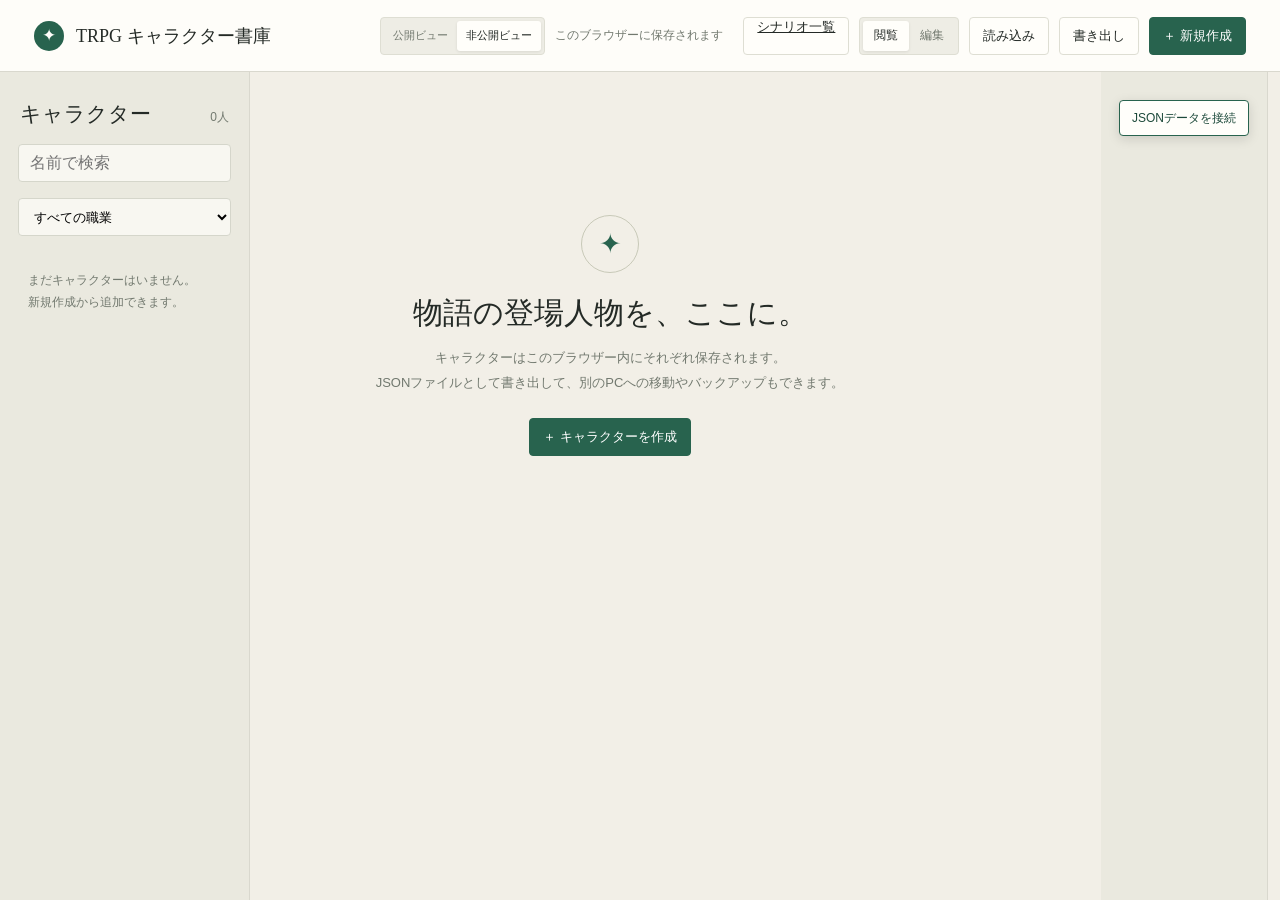
<file: TRPGキャラクター管理.html>
<!doctype html>
<html lang="ja">
<head>
  <meta charset="utf-8">
  <meta name="viewport" content="width=device-width, initial-scale=1">
  <meta name="theme-color" content="#f2efe7">
  <title>キャラクター書庫 | TRPG</title>
  <link rel="stylesheet" href="view-mode.css">
  <style>
    :root {
      color-scheme: light;
      --paper: #f2efe7;
      --surface: #fffefa;
      --ink: #242a26;
      --muted: #72796f;
      --line: #deded3;
      --green: #28634e;
      --green-dark: #1c493a;
      --coral: #c15d46;
      --gold: #d6aa57;
      --serif: "Yu Mincho", "Hiragino Mincho ProN", "Noto Serif JP", Georgia, serif;
      --sans: "Yu Gothic UI", "Meiryo", sans-serif;
    }
    * { box-sizing: border-box; }
    body { margin: 0; min-height: 100vh; background: var(--paper); color: var(--ink); font-family: var(--sans); }
    button, input, textarea { font: inherit; }
    button { cursor: pointer; }
    .topbar { position: sticky; top: 0; z-index: 30; height: 72px; display: flex; align-items: center; justify-content: space-between; padding: 0 34px; border-bottom: 1px solid #d9d8ce; background: rgba(255,254,250,.96); }
    .brand { display: flex; align-items: center; gap: 12px; color: inherit; font-family: var(--serif); font-size: 18px; letter-spacing: 0; text-decoration: none; }
    .brand-mark { width: 30px; height: 30px; display: grid; place-items: center; color: #fffefa; background: var(--green); border-radius: 50%; font: 17px Georgia, serif; }
    .top-actions { display: flex; align-items: center; gap: 10px; }
    .mode-switch { display: inline-flex; padding: 3px; border: 1px solid var(--line); border-radius: 4px; background: #eeede5; }
    .mode-switch button { min-height: 30px; padding: 0 11px; border: 0; border-radius: 3px; background: transparent; color: var(--muted); font-size: 12px; }
    .mode-switch button[aria-pressed="true"] { background: var(--surface); color: var(--ink); box-shadow: 0 1px 3px #242a261a; }
    .save-state { color: var(--muted); font-size: 12px; margin-right: 10px; }
    .button { min-height: 38px; border: 1px solid var(--line); border-radius: 4px; background: var(--surface); color: var(--ink); padding: 0 13px; font-size: 13px; transition: background .15s, border-color .15s, transform .15s; }
    .button:hover { border-color: #9eaa9e; background: #f8f8f1; }
    .button:active { transform: translateY(1px); }
    .button.primary { background: var(--green); border-color: var(--green); color: white; }
    .button.primary:hover { background: var(--green-dark); }
    .button.danger { color: #a54234; }
    .button.icon { width: 36px; min-width: 36px; padding: 0; font-size: 17px; }
    .layout { min-height: calc(100vh - 72px); display: grid; grid-template-columns: 250px minmax(0, 1fr) 310px; align-items: start; }
    aside { position: sticky; top: 72px; z-index: 12; height: calc(100vh - 72px); overflow-y: auto; padding: 28px 18px; border-right: 1px solid #d9d8ce; background: #eae9df; }
    .side-heading { display: flex; align-items: baseline; justify-content: space-between; margin: 0 2px 16px; }
    .side-heading h1 { margin: 0; font: 21px var(--serif); }
    .count { color: var(--muted); font-size: 12px; }
    .search { width: 100%; height: 38px; padding: 0 11px; margin-bottom: 16px; border: 1px solid #d5d6cb; border-radius: 4px; outline: none; background: #f8f7f1; }
    .search:focus, input:focus, textarea:focus { border-color: #70917d; box-shadow: 0 0 0 3px rgba(40,99,78,.1); }
    .library { display: grid; gap: 5px; }
    .character-row { width: 100%; padding: 11px 12px; text-align: left; border: 1px solid transparent; border-radius: 4px; background: transparent; color: var(--ink); }
    .character-row:hover { background: rgba(255,254,250,.65); }
    .character-row.active { border-color: #d1d9cf; background: var(--surface); box-shadow: 0 2px 6px rgba(38,53,42,.04); }
    .row-title { display: flex; align-items: center; gap: 8px; min-width: 0; }
    .row-swatch { width: 10px; height: 10px; flex: 0 0 10px; border: 1px solid #00000018; border-radius: 50%; }
    .row-name { display: block; overflow: hidden; text-overflow: ellipsis; white-space: nowrap; font-size: 14px; font-weight: 600; }
    .row-detail { display: block; margin-top: 4px; color: var(--muted); font-size: 11px; }
    .empty-library { padding: 18px 10px; color: var(--muted); font-size: 12px; line-height: 1.8; }
    main { min-width: 0; min-height: calc(100vh - 72px); padding: 35px clamp(22px, 3vw, 48px) 72px; background: var(--character-color, var(--paper)); }
    .editor { position: relative; width: min(100%, 970px); margin: 0 auto; padding: 22px 22px 22px 60px; border: 1px solid #d6d9d1; border-radius: 3px; background-color: var(--surface); box-shadow: 0 8px 24px rgba(30,35,31,.16); animation: appear .28s ease-out; }
    .editor::before { position: absolute; top: 22px; bottom: 22px; left: 17px; width: 22px; content: ""; pointer-events: none; background: radial-gradient(circle at center, var(--character-color) 0 7px, #c9ccc7 7.5px 9.5px, transparent 10px) 50% 0 / 22px 52px repeat-y; }
    @keyframes appear { from { opacity: 0; transform: translateY(5px); } to { opacity: 1; transform: translateY(0); } }
    .editor-head { display: flex; justify-content: space-between; align-items: flex-end; gap: 20px; padding: 18px 20px 18px 16px; border-left: 4px solid var(--character-color); border-bottom: 1px solid rgba(91,132,157,.25); background: transparent; }
    .eyebrow { margin: 0 0 8px; color: var(--character-color); font-size: 11px; font-weight: 700; letter-spacing: 1.2px; }
    .editor-head h2 { margin: 0; font: 30px var(--serif); }
    .editor-sub { margin: 8px 0 0; color: var(--muted); font-size: 12px; }
    .editor-actions { display: flex; gap: 8px; }
    .viewer { width: min(100%, 970px); margin: 0 auto; padding: 28px clamp(22px, 4vw, 48px); border: 1px solid #d6d9d1; border-radius: 3px; background: var(--surface); box-shadow: 0 8px 24px rgba(30,35,31,.16); }
    .viewer-title { display: flex; align-items: flex-start; justify-content: space-between; gap: 16px; margin: 0 0 26px; padding: 0 0 20px; border-bottom: 2px solid color-mix(in srgb, var(--character-color) 45%, #d6d9d1); }
    .viewer-heading { min-width: 0; }
    .viewer-copy-actions { display: flex; flex: 0 0 auto; gap: 7px; }
    .viewer-title h2 { margin: 0; overflow-wrap: anywhere; font: 32px/1.35 var(--serif); }
    .viewer-title p { margin: 8px 0 0; color: var(--muted); font-size: 14px; }
    .viewer-section { padding: 22px 0; border-bottom: 1px solid #d9dedc; }
    .viewer-section h3 { display: flex; align-items: center; gap: 10px; margin: 0 0 16px; font: 20px var(--serif); }
    .viewer-section h3::before { width: 4px; height: 18px; content: ""; background: var(--character-color); }
    .viewer-fields { display: grid; grid-template-columns: repeat(2, minmax(0, 1fr)); gap: 16px 24px; }
    .viewer-field { min-width: 0; }
    .viewer-field.full { grid-column: 1 / -1; }
    .viewer-field dt { margin-bottom: 5px; color: var(--muted); font-size: 12px; }
    .viewer-field dd { margin: 0; overflow-wrap: anywhere; white-space: pre-wrap; font-size: 14px; line-height: 1.8; }
    .viewer-handout-scenario { display: grid; gap: 10px; margin-bottom: 16px; }
    .viewer-handout-scenario:last-child { margin-bottom: 0; }
    .viewer-handout-scenario > h4 { margin: 0; color: var(--green-dark); font: 16px var(--serif); }
    .viewer-handout { display: grid; gap: 8px; padding: 12px; border: 1px solid var(--line); border-radius: 4px; background: var(--surface); }
    .viewer-handout h5 { margin: 0; font: 16px var(--serif); }
    .viewer-handout p { margin: 4px 0 0; white-space: pre-wrap; overflow-wrap: anywhere; line-height: 1.8; }
    .viewer-handout-secret { display: grid; gap: 8px; padding: 10px; border: 1px solid #e5c4b8; border-radius: 3px; background: #fff8f5; }
    .viewer-handout-secret > strong { color: #8e4034; font-size: 12px; }
    .viewer-empty { color: #a3a59d; font-size: 13px; }
    .viewer-person { padding: 14px 0; border-top: 1px solid #e0e2dc; }
    .viewer-relationship-list { display: grid; grid-template-columns: repeat(2, minmax(0, 1fr)); gap: 0 24px; }
    .viewer-person-top { display: flex; align-items: flex-start; justify-content: space-between; gap: 12px; margin-bottom: 10px; }
    .viewer-person h4 { min-width: 0; margin: 0; overflow-wrap: anywhere; font: 17px var(--serif); }
    .relationship-portrait-frame { display: block; flex: 0 0 54px; width: 54px; height: 72px; aspect-ratio: auto; border-color: var(--line); border-radius: 3px; background-color: #f6f5ef; }
    .relationship-portrait-frame img { object-fit: contain; }
    .relation-portrait { position: static; width: 100%; height: auto; aspect-ratio: 3 / 4; flex-basis: auto; margin: 0; }
    .profile-rail { position: sticky; top: 90px; display: grid; gap: 14px; max-height: calc(100vh - 108px); overflow-y: auto; margin: 18px 18px 18px 0; padding: 19px; border: 1px solid #deded3; border-top: 3px solid var(--character-color, #888888); border-radius: 5px; background: #fffefa; box-shadow: 0 8px 26px rgba(38,53,42,.07); }
    .profile-rail[hidden] { display: none; }
    .profile-label { margin: 0; color: var(--character-color, #888888); font-size: 10px; font-weight: 700; letter-spacing: 1.2px; }
    .portrait-frame { position: relative; display: grid; place-items: center; width: 100%; aspect-ratio: 3 / 4; overflow: hidden; border: 1px solid color-mix(in srgb, var(--character-color, #888888) 35%, #deded3); border-radius: 3px; background: linear-gradient(145deg, color-mix(in srgb, var(--character-color, #888888) 16%, #fffefa), #f2efe7); }
    .portrait-frame.has-portrait { background-color: var(--character-color, #888888); background-image: none; }
    .portrait-frame.pattern-lines.has-portrait { background-image: repeating-linear-gradient(135deg, transparent 0 12px, color-mix(in srgb, var(--pattern-ink, #ffffff) 82%, transparent) 12px 14px); }
    .portrait-frame.pattern-dots.has-portrait { background-image: radial-gradient(circle, color-mix(in srgb, var(--pattern-ink, #ffffff) 88%, transparent) 1.8px, transparent 2.2px), radial-gradient(circle, color-mix(in srgb, var(--pattern-ink, #ffffff) 88%, transparent) 1.8px, transparent 2.2px); background-size: 16px 16px; background-position: 0 0, 8px 8px; }
    .portrait-frame.pattern-grid.has-portrait { background-image: linear-gradient(color-mix(in srgb, var(--pattern-ink, #ffffff) 76%, transparent) 1.5px, transparent 1.5px), linear-gradient(90deg, color-mix(in srgb, var(--pattern-ink, #ffffff) 76%, transparent) 1.5px, transparent 1.5px); background-size: 18px 18px; }
    .portrait-frame.pattern-diagonal-grid.has-portrait { background-image: repeating-linear-gradient(45deg, transparent 0 12px, color-mix(in srgb, var(--pattern-ink, #ffffff) 76%, transparent) 12px 13.5px, transparent 13.5px 24px), repeating-linear-gradient(-45deg, transparent 0 12px, color-mix(in srgb, var(--pattern-ink, #ffffff) 76%, transparent) 12px 13.5px, transparent 13.5px 24px); }
    .portrait-frame.pattern-circles.has-portrait { background-image: repeating-radial-gradient(circle at 50% 50%, transparent 0 12px, color-mix(in srgb, var(--pattern-ink, #ffffff) 80%, transparent) 13px 14.5px); background-position: center; background-size: 100% 100%; background-repeat: no-repeat; }
    .portrait-frame.pattern-big-circle.has-portrait { background-color: var(--pattern-ink, #ffffff); background-image: radial-gradient(circle at center, var(--character-color, #888888) 0 63%, transparent 64%); background-position: center; background-size: 100% 100%; background-repeat: no-repeat; }
    .portrait-frame.pattern-big-circle-inverted.has-portrait { background-color: var(--character-color, #888888); background-image: radial-gradient(circle at center, var(--pattern-ink, #ffffff) 0 63%, transparent 64%); background-position: center; background-size: 100% 100%; background-repeat: no-repeat; }
    .portrait-frame.pattern-custom.has-portrait { background-color: var(--character-color, #888888); }
    .portrait-frame img { width: 100%; height: 100%; object-fit: contain; transition: opacity .7s ease; }
    .portrait-gallery { display: flex; gap: 8px; overflow-x: auto; padding: 2px 1px 5px; }
    .portrait-thumb { flex: 0 0 54px; width: 54px; height: 70px; overflow: hidden; padding: 2px; border: 1px solid var(--line); border-radius: 3px; background: var(--surface); }
    .portrait-thumb.active { border: 2px solid var(--character-color, #888888); }
    .portrait-thumb img { width: 100%; height: 100%; object-fit: cover; }
    .portrait-placeholder { display: grid; justify-items: center; gap: 10px; padding: 20px; color: var(--character-color, #888888); text-align: center; }
    .portrait-placeholder span { font: 54px var(--serif); opacity: .62; }
    .portrait-placeholder small { color: var(--muted); font: 12px var(--sans); line-height: 1.6; }
    .profile-rail h2 { overflow-wrap: anywhere; margin: 0; font: 24px/1.4 var(--serif); }
    .profile-class { margin: -8px 0 0; color: var(--muted); font-size: 12px; }
    .profile-actions { display: grid; grid-template-columns: 1fr auto; gap: 8px; }
    .profile-actions .button { width: 100%; }
    .profile-actions input[type="file"] { display: none; }
    .background-picker { display: grid; grid-template-columns: auto minmax(0, 1fr); align-items: center; gap: 10px; }
    .background-picker label { color: var(--muted); font-size: 12px; }
    .background-picker select { min-width: 0; height: 36px; border: 1px solid var(--line); border-radius: 3px; background: var(--surface); color: var(--ink); padding: 0 8px; font: inherit; font-size: 12px; }
    .profile-meta { padding-top: 12px; border-top: 1px solid var(--line); color: var(--muted); font-size: 11px; }
    .sections { display: grid; grid-template-columns: repeat(2, minmax(0, 1fr)); gap: 0 14px; margin-top: 14px; }
    .section { min-width: 0; padding: 20px 8px; border-bottom: 1px solid rgba(91,132,157,.25); background: transparent; }
    .section.wide { grid-column: 1 / -1; }
    .section-heading { display: flex; align-items: center; justify-content: space-between; gap: 12px; margin-bottom: 17px; }
    .section-heading h3 { margin: 0; }
    .field-visibility { position: relative; flex: 0 0 auto; }
    .field-visibility summary { list-style: none; cursor: pointer; color: var(--muted); font-size: 11px; }
    .field-visibility summary::-webkit-details-marker { display: none; }
    .field-visibility summary::before { content: "☑"; margin-right: 5px; color: var(--character-color); }
    .visibility-options { position: absolute; z-index: 4; top: calc(100% + 8px); right: 0; display: grid; gap: 7px; width: max-content; min-width: 190px; max-width: min(280px, 75vw); max-height: 300px; overflow: auto; padding: 12px; border: 1px solid var(--line); border-radius: 4px; background: var(--surface); box-shadow: 0 6px 18px rgba(30,35,31,.14); }
    .visibility-options label { display: flex; align-items: center; gap: 8px; color: var(--ink); font-size: 12px; cursor: pointer; }
    .visibility-options input { margin: 0; accent-color: var(--green); }
    .section h3 { display: flex; align-items: center; gap: 9px; margin: 0 0 17px; font: 18px var(--serif); }
    .section h3::before { width: 3px; height: 16px; content: ""; background: var(--character-color); }
    .fields { display: grid; grid-template-columns: repeat(2, minmax(0, 1fr)); gap: 15px 18px; }
    .field { min-width: 0; }
    .field.full { grid-column: 1 / -1; }
    .field label { display: block; margin-bottom: 6px; color: #555e56; font-size: 12px; }
    .writing-surface { width: 100%; background-image: repeating-linear-gradient(to bottom, transparent 0, transparent 20px, rgba(55,103,136,.62) 20px, rgba(55,103,136,.62) 21px, transparent 21px, transparent 27px); background-size: 100% 27px; }
    .writing-surface.single { height: 27px; }
    .writing-surface.multiple { min-height: 81px; }
    .field input:not(.color-picker), .field textarea, .relation input, .relation textarea { display: block; width: 100%; border: 0; border-radius: 0; outline: none; background: transparent; box-shadow: none; color: var(--ink); padding: 0 2px; font-size: 13px; line-height: 27px; resize: vertical; }
    .field select { display: block; width: 100%; height: 39px; border: 1px solid #d8d9cf; border-radius: 3px; outline: none; background: var(--surface); color: var(--ink); padding: 0 10px; font-size: 13px; }
    .profession-entry { display: grid; grid-template-columns: minmax(0, 1fr) auto; gap: 7px; }
    .profession-add { grid-template-columns: minmax(0, 1fr) auto auto; }
    .profession-add .button { white-space: nowrap; }
    .field input:not(.color-picker), .relation-fields input { height: 27px; }
    .field textarea, .relation textarea { min-height: 81px; line-height: 27px; }
    .field .secret-toggle { display: inline-flex; width: auto; align-items: center; gap: 7px; }
    .field .secret-toggle input { display: inline-block; width: 16px; height: 16px; padding: 0; }
    .writing-surface:focus-within { box-shadow: inset 0 -1px var(--green); }
    .color-entry { display: grid; grid-template-columns: minmax(0, 1fr) 48px; gap: 8px; }
    .field .color-picker { width: 48px; height: 39px; padding: 4px; cursor: pointer; }
    .field-hint { display: block; margin-top: 5px; color: var(--muted); font-size: 11px; }
    .people-head { display: flex; align-items: center; justify-content: space-between; margin-bottom: 13px; }
    .people-head h3 { margin: 0; }
    .relation-list { display: grid; grid-template-columns: repeat(2, minmax(0, 1fr)); gap: 12px; }
    .relation { min-width: 0; padding: 14px; border: 1px solid var(--line); border-radius: 4px; background: var(--surface); }
    .relation-top { display: block; margin-bottom: 12px; }
    .relation-controls { display: flex; align-items: center; gap: 7px; }
    .relation-identity { display: grid; grid-template-columns: minmax(0, 2fr) minmax(0, 1fr); align-items: start; gap: 12px; margin-bottom: 12px; }
    .relation-identity-fields { display: grid; gap: 10px; min-width: 0; }
    .relation-identity .relation-field { min-width: 0; }
    .relation-identity .relation-field > label { display: block; margin-bottom: 5px; color: var(--muted); font-size: 11px; }
    .relation-identity .relation-field input { width: 100%; height: 36px; padding: 0 8px; border: 1px solid var(--line); border-radius: 3px; background: var(--surface); font-size: 12px; }
    .relation-identity .relation-field select { width: 100%; min-width: 0; height: 36px; padding: 0 8px; border: 1px solid var(--line); border-radius: 3px; background: var(--surface); color: var(--ink); font: inherit; font-size: 12px; }
    .relation-fields { display: grid; gap: 10px; }
    .relation-fields label { display: block; margin-bottom: 5px; color: var(--muted); font-size: 11px; }
    .relation textarea { min-height: 58px; }
    .relation-empty { padding: 17px 0; color: var(--muted); font-size: 12px; }
    .memory-list { display: grid; gap: 12px; }
    .memory-entry { display: grid; grid-template-columns: minmax(120px, 180px) minmax(0, 1fr) auto; align-items: start; gap: 12px; padding: 12px; border: 1px solid var(--line); border-radius: 4px; }
    .memory-image { display: grid; place-items: center; width: 100%; aspect-ratio: 4 / 3; overflow: hidden; border: 1px dashed #bfc6bb; border-radius: 3px; background: #f6f5ef; color: var(--muted); font-size: 12px; }
    .memory-image img { width: 100%; height: 100%; object-fit: cover; }
    .memory-image input { display: none; }
    .memory-note { min-width: 0; }
    .memory-note textarea { width: 100%; min-height: 92px; padding: 8px; border: 1px solid var(--line); border-radius: 3px; background: var(--surface); color: var(--ink); font-size: 13px; line-height: 1.7; resize: vertical; }
    .memory-entry .button { white-space: nowrap; }
    .memory-people-picker { position: relative; margin-top: 9px; }
    .memory-people-picker summary { display: inline-flex; min-height: 36px; align-items: center; padding: 0 11px; border: 1px solid var(--line); border-radius: 4px; background: var(--surface); color: var(--ink); font-size: 12px; cursor: pointer; list-style: none; }
    .memory-people-picker summary::-webkit-details-marker { display: none; }
    .memory-people-picker summary::after { content: "▾"; margin-left: 9px; color: var(--muted); }
    .memory-people-picker[open] summary::after { content: "▴"; }
    .memory-people-options { position: absolute; z-index: 6; top: calc(100% + 5px); left: 0; display: grid; gap: 8px; width: max-content; min-width: 210px; max-width: min(320px, 75vw); max-height: 220px; overflow: auto; padding: 10px 12px; border: 1px solid var(--line); border-radius: 4px; background: var(--surface); box-shadow: 0 6px 18px rgba(30,35,31,.14); }
    .memory-people-options label { display: grid; grid-template-columns: 16px minmax(0, 1fr); align-items: start; gap: 7px; width: 100%; min-width: 0; margin: 0; color: var(--ink); font-size: 12px; cursor: pointer; }
    .field .memory-people-options input { display: block; width: 15px; height: 15px; min-width: 15px; margin: 1px 0 0; padding: 0; accent-color: var(--green); }
    .memory-people-options .field-hint { margin: 0; }
    .scenario-picker { position: relative; display: inline-block; max-width: 100%; }
    .scenario-picker summary { display: inline-flex; min-height: 36px; align-items: center; max-width: 100%; padding: 0 11px; border: 1px solid var(--line); border-radius: 4px; background: var(--surface); color: var(--ink); font-size: 12px; cursor: pointer; list-style: none; }
    .scenario-picker summary::-webkit-details-marker { display: none; }
    .scenario-picker summary::after { content: "▾"; margin-left: 9px; color: var(--muted); }
    .scenario-picker[open] summary::after { content: "▴"; }
    .scenario-options { position: absolute; z-index: 6; top: calc(100% + 5px); left: 0; display: grid; gap: 8px; width: max-content; min-width: 240px; max-width: min(360px, 78vw); max-height: 240px; overflow: auto; padding: 10px 12px; border: 1px solid var(--line); border-radius: 4px; background: var(--surface); box-shadow: 0 6px 18px rgba(30,35,31,.14); }
    .scenario-options label { display: grid; grid-template-columns: 16px minmax(0, 1fr); align-items: start; gap: 7px; width: 100%; min-width: 0; margin: 0; color: var(--ink); font-size: 12px; cursor: pointer; }
    .field .scenario-options input { display: block; width: 15px; height: 15px; min-width: 15px; margin: 1px 0 0; padding: 0; accent-color: var(--green); }
    .scenario-options .field-hint { margin: 0; }
    .scenario-add-panel { display: grid; grid-template-columns: minmax(0, 1fr) auto auto; gap: 6px; max-width: 480px; margin-top: 8px; }
    .scenario-add-panel input { min-width: 0; height: 36px; padding: 0 8px; border: 1px solid var(--line); border-radius: 3px; background: var(--surface); color: var(--ink); font-size: 12px; }
    .scenario-add-panel .button { min-height: 36px; padding: 0 9px; }
    .scenario-handouts { display: grid; gap: 10px; }
    .scenario-handout-group { display: grid; gap: 10px; padding: 13px; border: 1px solid var(--line); border-radius: 4px; background: rgba(255,254,250,.7); }
    .linked-scenario-handouts { display: grid; gap: 7px; padding: 10px; border: 1px solid var(--line); border-radius: 3px; background: var(--surface); font-size: 12px; }
    .linked-scenario-handouts label { display: flex; align-items: flex-start; gap: 8px; cursor: pointer; }
    .linked-scenario-handouts label span { display: grid; gap: 3px; }
    .linked-scenario-handouts small { color: var(--muted); line-height: 1.6; white-space: pre-wrap; }
    .scenario-handout-heading { display: flex; align-items: center; justify-content: space-between; gap: 10px; }
    .scenario-handout-heading h4 { margin: 0; overflow-wrap: anywhere; font: 15px var(--serif); }
    .scenario-handout-card { display: grid; gap: 11px; padding: 12px; border: 1px solid var(--line); border-radius: 3px; background: var(--surface); }
    .scenario-handout-card-head { display: flex; align-items: center; justify-content: space-between; gap: 10px; color: var(--muted); font-size: 11px; }
    .scenario-handout-fields { display: grid; grid-template-columns: repeat(2, minmax(0, 1fr)); gap: 11px; }
    .scenario-handout-field { min-width: 0; }
    .scenario-handout-field.full { grid-column: 1 / -1; }
    .scenario-handout-field label { display: block; margin-bottom: 5px; color: #555e56; font-size: 11px; }
    .scenario-handout-field input,.scenario-handout-field select,.scenario-handout-field textarea { width: 100%; min-width: 0; border: 1px solid #d8d9cf; border-radius: 3px; background: var(--surface); color: var(--ink); font: inherit; font-size: 12px; }
    .scenario-handout-field input,.scenario-handout-field select { height: 36px; padding: 0 8px; }
    .scenario-handout-field textarea { min-height: 72px; padding: 8px; line-height: 1.7; resize: vertical; }
    .scenario-handout-secret { padding: 11px; border: 1px solid #e5c4b8; border-radius: 3px; background: #fff8f5; }
    .scenario-handout-secret h5 { margin: 0 0 10px; color: #8e4034; font: 12px var(--sans); }
    .scenario-handouts .field-hint { margin: 0; }
    .scenario-picker { position: relative; display: inline-block; max-width: 100%; }
    .scenario-picker summary { display: inline-flex; min-height: 36px; align-items: center; max-width: 100%; padding: 0 11px; border: 1px solid var(--line); border-radius: 4px; background: var(--surface); color: var(--ink); font-size: 12px; cursor: pointer; list-style: none; }
    .scenario-picker summary::-webkit-details-marker { display: none; }
    .scenario-picker summary::after { content: "▾"; margin-left: 9px; color: var(--muted); }
    .scenario-picker[open] summary::after { content: "▴"; }
    .scenario-options { position: absolute; z-index: 6; top: calc(100% + 5px); left: 0; display: grid; gap: 8px; width: max-content; min-width: 240px; max-width: min(360px, 78vw); max-height: 240px; overflow: auto; padding: 10px 12px; border: 1px solid var(--line); border-radius: 4px; background: var(--surface); box-shadow: 0 6px 18px rgba(30,35,31,.14); }
    .scenario-options label { display: grid; grid-template-columns: 16px minmax(0, 1fr); align-items: start; gap: 7px; width: 100%; min-width: 0; margin: 0; color: var(--ink); font-size: 12px; cursor: pointer; }
    .field .scenario-options input { display: block; width: 15px; height: 15px; min-width: 15px; margin: 1px 0 0; padding: 0; accent-color: var(--green); }
    .scenario-options .field-hint { margin: 0; }
    .scenario-add-panel { display: grid; grid-template-columns: minmax(0, 1fr) auto auto; gap: 6px; max-width: 480px; margin-top: 8px; }
    .scenario-add-panel input { min-width: 0; height: 36px; padding: 0 8px; border: 1px solid var(--line); border-radius: 3px; background: var(--surface); color: var(--ink); font-size: 12px; }
    .scenario-add-panel .button { min-height: 36px; padding: 0 9px; }
    .secret-toggle { display: inline-flex; min-height: 32px; align-items: center; gap: 7px; padding: 0 9px; border: 1px solid #e5c4b8; border-radius: 4px; background: #fff8f5; color: #8e4034; font-size: 12px; white-space: nowrap; cursor: pointer; }
    .secret-toggle input { width: 16px; height: 16px; margin: 0; accent-color: #a84e40; }
    .secret-badge { display: inline-block; margin-left: 7px; padding: 2px 5px; border: 1px solid #e5c4b8; border-radius: 3px; color: #9a4d3f; font: 10px var(--sans); vertical-align: middle; }
    .viewer-memories { display: grid; gap: 16px; }
    .viewer-memory { display: grid; grid-template-columns: minmax(120px, 260px) minmax(0, 1fr); align-items: start; gap: 16px; }
    .viewer-memory img { display: block; width: 100%; max-height: 320px; object-fit: contain; border: 1px solid var(--line); border-radius: 3px; background: #f6f5ef; }
    .viewer-memory p { margin: 0; white-space: pre-wrap; overflow-wrap: anywhere; font-size: 14px; line-height: 1.8; }
    .viewer-memory-people, .viewer-linked-character { color: var(--muted); font-size: 12px; }
    .viewer-memory-people { grid-column: 1 / -1; }
    .viewer-linked-character { margin: -5px 0 8px; }
    .relation-fields select { width: 100%; height: 36px; padding: 0 8px; border: 1px solid var(--line); border-radius: 3px; background: var(--surface); color: var(--ink); font: inherit; font-size: 12px; }
    .welcome { width: min(100%, 700px); margin: 12vh auto 0; text-align: center; animation: appear .35s ease-out; }
    .welcome-mark { width: 58px; height: 58px; display: grid; place-items: center; margin: 0 auto 20px; border: 1px solid #c8c9b8; border-radius: 50%; color: var(--green); font: 27px var(--serif); }
    .welcome h2 { margin: 0; font: 30px var(--serif); }
    .welcome p { margin: 12px 0 23px; color: var(--muted); font-size: 13px; line-height: 1.9; }
    .toast { position: fixed; right: 24px; bottom: 22px; z-index: 5; padding: 11px 15px; border-radius: 4px; background: var(--green-dark); color: white; font-size: 12px; box-shadow: 0 5px 20px #26352a30; animation: appear .18s ease-out; }
    .toast[hidden] { display: none; }
    @media (max-width: 1100px) {
      .layout { grid-template-columns: 220px minmax(0, 1fr); }
      .profile-rail { position: static; grid-column: 2; grid-row: 2; max-height: none; margin: 0 20px 28px; }
      .portrait-frame { max-height: 440px; }
    }
    @media (max-width: 800px) {
      .topbar { height: auto; min-height: 64px; flex-wrap: wrap; gap: 10px; padding: 12px 16px; }
      .brand { font-size: 15px; }
      .save-state { display: none; }
      .top-actions { flex-wrap: wrap; gap: 6px; }
      .mode-switch button { padding: 0 8px; }
      .top-actions .button { min-height: 35px; padding: 0 9px; font-size: 12px; }
      .layout { grid-template-columns: 1fr; }
      aside { top: 64px; height: auto; max-height: 42vh; padding: 17px 16px 14px; border-right: 0; border-bottom: 1px solid #d9d8ce; }
      .side-heading { margin-bottom: 10px; }
      .search { margin-bottom: 9px; }
      .library { display: flex; gap: 7px; overflow-x: auto; padding-bottom: 3px; }
      .character-row { flex: 0 0 175px; width: 175px; }
      .empty-library { padding: 8px 4px; }
      main { grid-row: 3; padding: 24px 18px 56px; }
      .profile-rail { grid-column: 1; grid-row: 2; margin: 18px 18px 0; }
      .editor-head { align-items: flex-start; flex-direction: column; gap: 14px; }
    }
    @media (max-width: 560px) {
      .brand-mark { width: 26px; height: 26px; }
      .brand { gap: 7px; font-size: 13px; }
      .top-actions .button { padding: 0 7px; font-size: 11px; }
      .viewer { padding: 20px 17px; }
      .viewer-fields { grid-template-columns: 1fr; }
      .viewer-field.full { grid-column: auto; }
      .viewer-title h2 { font-size: 26px; }
      .editor { padding: 12px 12px 12px 48px; }
      .sections, .fields, .relation-list { grid-template-columns: 1fr; }
      .viewer-relationship-list { grid-template-columns: 1fr; }
      .section.wide, .field.full { grid-column: auto; }
      .editor-head h2 { font-size: 26px; }
      .section { padding: 20px 0; }
      .welcome { margin-top: 8vh; }
      .scenario-handout-fields { grid-template-columns: 1fr; }
      .scenario-handout-field.full { grid-column: auto; }
    }
  </style>
</head>
<body>
  <script src="data-file-storage.js"></script>
  <header class="topbar">
    <a class="brand" href="index.html" aria-label="TRPG管理室ホーム"><span class="brand-mark" aria-hidden="true">✦</span><span>TRPG キャラクター書庫</span></a>
    <div class="top-actions">
      <div class="audience-switch" role="group" aria-label="表示モード">
        <button type="button" data-audience-mode="public" aria-pressed="false">公開ビュー</button>
        <button type="button" data-audience-mode="private" aria-pressed="true">非公開ビュー</button>
      </div>
      <span class="save-state" id="saveState" aria-live="polite">このブラウザーに保存されます</span>
      <a class="button" href="TRPGシナリオ管理.html">シナリオ一覧</a>
      <div class="mode-switch" role="group" aria-label="画面モード">
        <button id="viewModeButton" type="button" aria-pressed="true">閲覧</button>
        <button id="editModeButton" type="button" aria-pressed="false">編集</button>
      </div>
      <button class="button" id="importButton" type="button" title="JSONファイルから読み込む">読み込み</button>
      <input id="importFile" type="file" accept=".json,application/json" hidden>
      <button class="button" id="exportButton" type="button" title="選択中のキャラクターをJSONで保存" disabled>書き出し</button>
      <button class="button primary" id="newButton" type="button">＋ 新規作成</button>
    </div>
  </header>
  <div class="layout">
    <aside>
      <div class="side-heading"><h1>キャラクター</h1><span class="count" id="count">0人</span></div>
      <input class="search" id="searchName" type="search" placeholder="名前で検索" aria-label="名前で検索">
      <select class="search" id="searchProfession" aria-label="職業で検索">
        <option value="">すべての職業</option>
      </select>
      <nav class="library" id="library" aria-label="キャラクター一覧"></nav>
    </aside>
    <main id="main"></main>
    <aside class="profile-rail" id="profileRail" aria-label="選択中キャラクターのプロフィール" hidden></aside>
  </div>
  <div class="toast" id="toast" role="status" hidden></div>
  <script>
    "use strict";

    const groups = [
      { title: "基本情報", fields: [
        ["name", "名前", "text"], ["nickname", "通称・あだ名", "text"], ["gender", "性別", "text"], ["age", "年齢", "text"], ["origin", "種族・出身", "text"], ["profession", "職業", "profession"], ["class", "クラス", "text"], ["themeColor", "テーマカラー", "color"], ["appearance", "外見の特徴", "area"]
      ]},
      { title: "性格・価値観", fields: [
        ["personality", "性格", "area"], ["strengths", "長所", "area"], ["weaknesses", "短所", "area"], ["likes", "好きなもの", "area"], ["dislikes", "嫌いなもの", "area"], ["fears", "恐れているもの", "area"], ["belief", "信念・モットー", "area"]
      ]},
      { title: "経歴", fields: [
        ["backstory", "出生・生い立ち", "area"], ["family", "家族構成", "area"], ["pastEvents", "重要な過去の出来事", "area"], ["currentLife", "現在の生活状況", "area"], ["passedScenarios", "通過シナリオ", "scenarios"], ["scenarioHandouts", "ハンドアウト", "handouts"]
      ]},
      { title: "能力・技能", fields: [
        ["talents", "得意なこと", "area"], ["limitations", "苦手なこと", "area"], ["combatStyle", "戦闘スタイル", "area"], ["specialAbilities", "特殊能力・魔法・才能", "area"]
      ]},
      { title: "目的と動機", fields: [
        ["goal", "キャラクターの目標", "area"], ["adventureReason", "冒険に参加する理由", "area"], ["ambition", "達成したいこと", "area"], ["cannotLose", "失いたくないもの", "area"]
      ]},
      { title: "ロールプレイ指針", fields: [
        ["voice", "口調・話し方", "area"], ["anger", "怒ったときの反応", "area"], ["trouble", "困ったときの行動", "area"], ["catchphrase", "よく言う台詞", "area"], ["keywords", "プレイ時のキーワード", "area"]
      ]},
      { title: "その他", fields: [
        ["secret", "秘密・隠し事", "area"], ["gmNotes", "GM向け設定メモ", "area"], ["notes", "自由記述", "area"]
      ]},
      { title: "思い出", fields: [
        ["memories", "画像とメモ", "memories"]
      ]}
    ];

    const databaseName = "trpg-character-library";
    const npcDatabaseName = "trpg-npc-library";
    const scenarioStorageKey = "trpg-npc-scenarios";
    const scenarioRecordsStorageKey = "trpg-scenarios";
    const otherCharacterStorageKey = "trpg-pc-character-register";
    const scenarioSyncSignalKey = "trpg-character-scenarios-updated";
    let database;
    let characters = [];
    let scenarioRecords = [];
    let npcCharacters = [];
    let otherCharacters = [];
    let professionOptions = [];
    let addingProfession = false;
    let addingScenario = false;
    let scenarioOptions = [];
    let screenMode = "view";
    let openVisibilityGroup = null;
    try {
      const storedProfessions = JSON.parse(localStorage.getItem("trpg-profession-options") || "[]");
      if (Array.isArray(storedProfessions)) professionOptions = storedProfessions.filter(value => typeof value === "string" && value.trim());
    } catch {}
    try {
      const storedScenarios = JSON.parse(localStorage.getItem(scenarioStorageKey) || "[]");
      if (Array.isArray(storedScenarios)) scenarioOptions = [...new Set(storedScenarios.filter(value => typeof value === "string" && value.trim()))];
    } catch {}
    let currentId = null;
    let saveTimer;
    let toastTimer;
    let portraitSlideTimer;
    let portraitFadeTimer;
    let portraitTransitionToken = 0;
    let portraitSlideshowCharacterId = null;
    const library = document.getElementById("library");
    const main = document.getElementById("main");
    const profileRail = document.getElementById("profileRail");
    const saveState = document.getElementById("saveState");
    const count = document.getElementById("count");

    function openDatabase() {
      return new Promise((resolve, reject) => {
        const request = indexedDB.open(databaseName, 1);
        request.onupgradeneeded = () => request.result.createObjectStore("characters", { keyPath: "id" });
        request.onsuccess = () => resolve(request.result);
        request.onerror = () => reject(request.error);
      });
    }

    function readOtherCharacters() {
      try {
        const stored = JSON.parse(localStorage.getItem(otherCharacterStorageKey) || "[]");
        return Array.isArray(stored) ? stored.filter(item => item && typeof item.id === "string" && typeof item.name === "string") : [];
      } catch {
        return [];
      }
    }

    function readAll() {
      return new Promise((resolve, reject) => {
        const request = database.transaction("characters", "readonly").objectStore("characters").getAll();
        request.onsuccess = () => resolve(request.result.sort((a, b) => (b.updatedAt || 0) - (a.updatedAt || 0)));
        request.onerror = () => reject(request.error);
      });
    }

    async function readNpcCharacters() {
      let legacyNpcs = [];
      if (typeof indexedDB.databases === "function") {
        const databases = await indexedDB.databases();
        if (databases.some(item => item.name === npcDatabaseName)) {
          const npcDatabase = await new Promise((resolve, reject) => {
            const request = indexedDB.open(npcDatabaseName);
            request.onsuccess = () => resolve(request.result);
            request.onerror = () => reject(request.error);
          });
          if (npcDatabase.objectStoreNames.contains("npcs")) {
            try {
              legacyNpcs = await new Promise((resolve, reject) => {
                const request = npcDatabase.transaction("npcs", "readonly").objectStore("npcs").getAll();
                request.onsuccess = () => resolve(request.result);
                request.onerror = () => reject(request.error);
              });
            } finally {
              npcDatabase.close();
            }
          } else {
            npcDatabase.close();
          }
        }
      }
      const byId = new Map(legacyNpcs.filter(npc => npc && typeof npc.id === "string").map(npc => [npc.id, npc]));
      scenarioRecords.forEach(scenario => {
        (Array.isArray(scenario.npcs) ? scenario.npcs : []).forEach(npc => {
          if (!npc || typeof npc.id !== "string") return;
          byId.set(npc.id, {
            ...npc,
            fields: { ...(npc.fields || {}), scenario: npc.fields?.scenario || scenario.title },
          });
        });
      });
      return [...byId.values()].sort((left, right) => (right.updatedAt || 0) - (left.updatedAt || 0));
    }

    function writeCharacter(character) {
      return new Promise((resolve, reject) => {
        const transaction = database.transaction("characters", "readwrite");
        transaction.objectStore("characters").put(character);
        transaction.oncomplete = resolve;
        transaction.onerror = () => reject(transaction.error);
        transaction.onabort = () => reject(transaction.error);
      });
    }

    function removeCharacter(id) {
      return new Promise((resolve, reject) => {
        const transaction = database.transaction("characters", "readwrite");
        transaction.objectStore("characters").delete(id);
        transaction.oncomplete = resolve;
        transaction.onerror = () => reject(transaction.error);
      });
    }

    function newCharacter() {
      const fields = Object.fromEntries(groups.flatMap(group => group.fields.map(([key]) => [key, ""])));
      fields.themeColor = "#888888";
      fields.memories = [];
      fields.passedScenarios = [];
      fields.scenarioHandouts = {};
      fields.scenarioHandoutRefs = [];
      const fieldVisibility = Object.fromEntries(groups.flatMap(group => group.fields.map(([key]) => [key, true])));
      return { id: crypto.randomUUID(), fields, fieldVisibility, relationships: [], createdAt: Date.now(), updatedAt: Date.now() };
    }

    function pruneProfessionOptions() {
      const usedProfessions = new Set(characters.map(character => character.fields?.profession).filter(Boolean));
      const remaining = professionOptions.filter(profession => usedProfessions.has(profession));
      if (remaining.length === professionOptions.length) return;
      professionOptions = remaining;
      try {
        localStorage.setItem("trpg-profession-options", JSON.stringify(professionOptions));
      } catch {
        showToast("職業候補をこのブラウザーに保存できませんでした");
      }
    }

    function escapeHtml(value) {
      return String(value ?? "").replace(/[&<>\"]/g, character => ({ "&": "&amp;", "<": "&lt;", ">": "&gt;", "\"": "&quot;" }[character]));
    }

    function readScenarioRecords() {
      try {
        const stored = JSON.parse(localStorage.getItem(scenarioRecordsStorageKey) || "[]");
        return Array.isArray(stored) ? stored.filter(item => item && typeof item.id === "string" && typeof item.title === "string") : [];
      } catch (error) {
        showToast(`シナリオのハンドアウトを読み込めませんでした: ${error.message}`);
        return [];
      }
    }

    function scenarioHandoutId(handout, index) {
      return handout.id || `legacy-${index}`;
    }

    function scenarioHandoutKey(scenario, handout, index) {
      return `${scenario.id}:${scenarioHandoutId(handout, index)}`;
    }

    function activeCharacter() { return characters.find(character => character.id === currentId) || null; }
    async function syncReciprocalRelationship(character, person, previousCharacterId = "") {
      const writes = [];
      const removeCounterpart = targetId => {
        const target = characters.find(item => item.id === targetId);
        if (!target) return;
        const before = target.relationships.length;
        target.relationships = target.relationships.filter(item => item.reciprocalRelationshipId !== person.id);
        if (target.relationships.length !== before) writes.push(writeCharacter(target));
      };
      if (previousCharacterId && previousCharacterId !== person.characterId) removeCounterpart(previousCharacterId);
      if (person.reciprocalCharacterId && person.reciprocalCharacterId !== person.characterId) removeCounterpart(person.reciprocalCharacterId);
      const target = characters.find(item => item.id === person.characterId);
      if (!target || target.id === character.id) {
        delete person.characterId;
        delete person.reciprocalCharacterId;
        delete person.reciprocalRelationshipId;
      } else {
        let counterpart = target.relationships.find(item => item.reciprocalRelationshipId === person.id);
        if (!counterpart) {
          counterpart = { id: crypto.randomUUID(), name: character.fields.name || "名前未設定", relationship: "", meeting: "", impression: "", feelings: "", memo: "", reciprocalAuto: true };
          target.relationships.push(counterpart);
        }
        counterpart.name = character.fields.name || "名前未設定";
        counterpart.characterId = character.id;
        counterpart.reciprocalCharacterId = character.id;
        counterpart.reciprocalRelationshipId = person.id;
        person.reciprocalCharacterId = target.id;
        person.reciprocalRelationshipId = counterpart.id;
        writes.push(writeCharacter(target));
      }
      writes.push(writeCharacter(character));
      await Promise.all(writes);
    }

    async function updateReciprocalNames(character) {
      const writes = [];
      for (const person of character.relationships) {
        if (person.reciprocalAuto || !person.reciprocalCharacterId || !person.reciprocalRelationshipId) continue;
        const target = characters.find(item => item.id === person.reciprocalCharacterId);
        const counterpart = target?.relationships.find(item => item.id === person.reciprocalRelationshipId);
        if (!counterpart) continue;
        counterpart.name = character.fields.name || "名前未設定";
        writes.push(writeCharacter(target));
      }
      await Promise.all(writes);
    }

    async function removeReciprocalRelationships(character) {
      const writes = [];
      for (const person of character.relationships) {
        const target = characters.find(item => item.id === person.reciprocalCharacterId);
        if (!target || !person.reciprocalRelationshipId) continue;
        const before = target.relationships.length;
        target.relationships = target.relationships.filter(item => item.id !== person.reciprocalRelationshipId);
        if (target.relationships.length !== before) writes.push(writeCharacter(target));
      }
      await Promise.all(writes);
    }
    function characterColor(character) {
      const color = character?.fields?.themeColor || "";
      return /^#[0-9a-fA-F]{6}$/.test(color) ? color : "#888888";
    }

    function getPortraitBackgroundSettings(character, portraitIndex) {
      const fields = character.fields || {};
      const portraits = getPortraits(fields);
      if (!Array.isArray(fields.portraitBackgrounds)) {
        fields.portraitBackgrounds = portraits.map(() => ({ pattern: "solid", patternColor: "white", customBackground: "", fit: "cover" }));
        if (portraits.length) {
          const legacyIndex = Math.min(Math.max(Number(fields.activePortraitIndex) || 0, 0), portraits.length - 1);
          fields.portraitBackgrounds[legacyIndex] = {
            pattern: fields.portraitBackground || "solid",
            patternColor: fields.portraitPatternColor || "white",
            customBackground: fields.customPortraitBackground || "",
            fit: fields.customPortraitBackgroundFit || "cover"
          };
        }
        delete fields.portraitBackground;
        delete fields.portraitPatternColor;
        delete fields.customPortraitBackground;
        delete fields.customPortraitBackgroundFit;
      }
      while (fields.portraitBackgrounds.length < portraits.length) {
        fields.portraitBackgrounds.push({ pattern: "solid", patternColor: "white", customBackground: "", fit: "cover" });
      }
      return fields.portraitBackgrounds[portraitIndex] || { pattern: "solid", patternColor: "white", customBackground: "", fit: "cover" };
    }

    function renderProfile(character) {
      if (!character) {
        profileRail.hidden = true;
        profileRail.innerHTML = "";
        return;
      }
      const fields = character.fields || {};
      const portraits = getPortraits(fields);
      const activeIndex = portraits.length ? Math.min(Math.max(Number(fields.activePortraitIndex) || 0, 0), portraits.length - 1) : 0;
      const portrait = portraits[activeIndex] || "";
      const backgroundSettings = getPortraitBackgroundSettings(character, activeIndex);
      const backgroundPattern = ["solid", "lines", "dots", "grid", "diagonal-grid", "circles", "big-circle", "big-circle-inverted", "custom"].includes(backgroundSettings.pattern) ? backgroundSettings.pattern : "solid";
      const patternColor = backgroundSettings.patternColor === "black" ? "black" : "white";
      const customBackground = typeof backgroundSettings.customBackground === "string" && backgroundSettings.customBackground.startsWith("data:image/") ? backgroundSettings.customBackground : "";
      const customBackgroundFit = ["cover", "contain", "tile"].includes(backgroundSettings.fit) ? backgroundSettings.fit : "cover";
      const editing = screenMode === "edit";
      profileRail.hidden = false;
      profileRail.style.setProperty("--character-color", characterColor(character));
      profileRail.style.setProperty("--pattern-ink", patternColor === "black" ? "#111111" : "#ffffff");
      profileRail.innerHTML = `
        <p class="profile-label">CHARACTER PROFILE</p>
        <div class="portrait-frame ${portrait ? `has-portrait pattern-${backgroundPattern}` : ""}">${portrait ? `<img src="${escapeHtml(portrait)}" alt="${escapeHtml(fields.name || "名前未設定")}の立ち絵 ${activeIndex + 1}">` : `<div class="portrait-placeholder"><span aria-hidden="true">✦</span><small>立ち絵を設定すると<br>ここに表示されます</small></div>`}</div>
        ${portraits.length > 1 ? `<div class="portrait-gallery" aria-label="立ち絵一覧">${portraits.map((image, index) => `<button class="portrait-thumb ${index === activeIndex ? "active" : ""}" type="button" data-portrait-index="${index}" aria-label="立ち絵 ${index + 1}を表示" aria-pressed="${index === activeIndex}"><img src="${escapeHtml(image)}" alt=""></button>`).join("")}</div>` : ""}
        ${editing ? `<div class="background-picker"><label for="portraitBackground">背景</label><select id="portraitBackground" aria-label="立ち絵の背景パターン"><option value="solid" ${backgroundPattern === "solid" ? "selected" : ""}>ベタ塗り</option><option value="lines" ${backgroundPattern === "lines" ? "selected" : ""}>斜線</option><option value="dots" ${backgroundPattern === "dots" ? "selected" : ""}>ドット</option><option value="grid" ${backgroundPattern === "grid" ? "selected" : ""}>格子</option><option value="diagonal-grid" ${backgroundPattern === "diagonal-grid" ? "selected" : ""}>斜め格子</option><option value="circles" ${backgroundPattern === "circles" ? "selected" : ""}>円模様</option><option value="big-circle" ${backgroundPattern === "big-circle" ? "selected" : ""}>大きな丸</option><option value="big-circle-inverted" ${backgroundPattern === "big-circle-inverted" ? "selected" : ""}>大きな丸（反転）</option><option value="custom" ${backgroundPattern === "custom" ? "selected" : ""}>自分の画像</option></select></div>
        ${backgroundPattern === "custom" ? `<div class="background-picker"><label>背景画像</label><div class="profile-actions"><button class="button" type="button" data-profile-action="upload-background">画像を選ぶ</button>${customBackground ? `<button class="button icon danger" type="button" data-profile-action="remove-background" aria-label="背景画像を削除" title="背景画像を削除">×</button>` : ""}<input id="customBackgroundFile" type="file" accept="image/*"></div></div><div class="background-picker"><label for="customBackgroundFit">表示方法</label><select id="customBackgroundFit" aria-label="背景画像の表示方法"><option value="cover" ${customBackgroundFit === "cover" ? "selected" : ""}>枠に合わせる</option><option value="contain" ${customBackgroundFit === "contain" ? "selected" : ""}>全体を表示</option><option value="tile" ${customBackgroundFit === "tile" ? "selected" : ""}>タイル状に繰り返す</option></select></div>` : ""}
        <div class="background-picker"><label for="portraitPatternColor">模様色</label><select id="portraitPatternColor" aria-label="背景模様の色"><option value="white" ${patternColor === "white" ? "selected" : ""}>白</option><option value="black" ${patternColor === "black" ? "selected" : ""}>黒</option></select></div>` : ""}
        <h2>${escapeHtml(fields.name || "名前未設定")}</h2>
        ${fields.profession || fields.class ? `<p class="profile-class">${[fields.profession, fields.class].filter(Boolean).map(escapeHtml).join(" / ")}</p>` : ""}
        ${editing ? `<div class="profile-actions"><button class="button" type="button" data-profile-action="upload">立ち絵を追加</button>${portrait ? `<button class="button icon danger" type="button" data-profile-action="remove" aria-label="表示中の立ち絵を削除" title="表示中の立ち絵を削除">×</button>` : ""}<input id="portraitFile" type="file" accept="image/*" multiple></div><small class="field-hint">複数選択できます（最大12枚）</small>` : ""}
        <div class="profile-meta">${fields.age ? `年齢 ${escapeHtml(fields.age)}` : "TRPG CHARACTER"}${fields.origin ? ` ・ ${escapeHtml(fields.origin)}` : ""}</div>`;
      if (portrait && backgroundPattern === "custom" && customBackground) {
        const frame = profileRail.querySelector(".portrait-frame");
        frame.style.backgroundImage = `url("${customBackground}")`;
        frame.style.backgroundSize = customBackgroundFit === "tile" ? "auto" : customBackgroundFit;
        frame.style.backgroundRepeat = customBackgroundFit === "tile" ? "repeat" : "no-repeat";
        frame.style.backgroundPosition = "center";
      }
    }

    function stopPortraitSlideshow() {
      clearInterval(portraitSlideTimer);
      clearTimeout(portraitFadeTimer);
      portraitSlideTimer = null;
      portraitSlideshowCharacterId = null;
      portraitTransitionToken += 1;
    }

    function startPortraitSlideshow(character) {
      const portraits = getPortraits(character.fields || {});
      if (screenMode !== "view" || portraits.length < 2) {
        stopPortraitSlideshow();
        return;
      }
      if (portraitSlideTimer && portraitSlideshowCharacterId === character.id) return;
      stopPortraitSlideshow();
      portraitSlideshowCharacterId = character.id;
      portraitSlideTimer = setInterval(() => {
        if (document.hidden || screenMode !== "view" || currentId !== character.id) return;
        const activeCharacter = characters.find(item => item.id === character.id);
        if (!activeCharacter) return stopPortraitSlideshow();
        const activePortraits = getPortraits(activeCharacter.fields || {});
        if (activePortraits.length < 2) return stopPortraitSlideshow();
        const currentIndex = Math.min(Math.max(Number(activeCharacter.fields.activePortraitIndex) || 0, 0), activePortraits.length - 1);
        const nextIndex = (currentIndex + 1) % activePortraits.length;
        const currentImage = profileRail.querySelector(".portrait-frame img");
        if (!currentImage) {
          activeCharacter.fields.activePortraitIndex = nextIndex;
          renderProfile(activeCharacter);
          return;
        }
        const transitionToken = ++portraitTransitionToken;
        currentImage.style.opacity = "0";
        portraitFadeTimer = setTimeout(() => {
          if (transitionToken !== portraitTransitionToken || screenMode !== "view" || currentId !== activeCharacter.id) return;
          activeCharacter.fields.activePortraitIndex = nextIndex;
          renderProfile(activeCharacter);
          const nextImage = profileRail.querySelector(".portrait-frame img");
          if (!nextImage) return;
          nextImage.style.opacity = "0";
          requestAnimationFrame(() => {
            if (transitionToken === portraitTransitionToken) nextImage.style.opacity = "1";
          });
        }, 350);
      }, 3500);
    }

    function linkedPortraitMarkup(character, sizeClass = "") {
      if (!character) return "";
      const portraits = getPortraits(character.fields || {});
      if (!portraits.length) return "";
      const index = Math.min(Math.max(Number(character.fields.activePortraitIndex) || 0, 0), portraits.length - 1);
      const settings = getPortraitBackgroundSettings(character, index);
      const pattern = ["solid", "lines", "dots", "grid", "diagonal-grid", "circles", "big-circle", "big-circle-inverted", "custom"].includes(settings.pattern) ? settings.pattern : "solid";
      const ink = settings.patternColor === "black" ? "#111111" : "#ffffff";
      const custom = typeof settings.customBackground === "string" && settings.customBackground.startsWith("data:image/") ? settings.customBackground : "";
      const fit = ["cover", "contain", "tile"].includes(settings.fit) ? settings.fit : "cover";
      const backgroundStyle = pattern === "custom" && custom ? `background-image:url('${escapeHtml(custom)}');background-size:${fit === "tile" ? "auto" : fit};background-repeat:${fit === "tile" ? "repeat" : "no-repeat"};background-position:center;` : "";
      const name = escapeHtml(character.fields?.name || "名前未設定");
      return `<div class="portrait-frame relationship-portrait-frame ${sizeClass} has-portrait pattern-${pattern}" style="--character-color:${characterColor(character)};--pattern-ink:${ink};${backgroundStyle}"><img src="${escapeHtml(portraits[index])}" alt="${name}の立ち絵"></div>`;
    }

    function linkedNpcPortraitMarkup(npc, sizeClass = "") {
      if (!npc || typeof npc.image !== "string" || !npc.image.startsWith("data:image/")) return "";
      const settings = npc.background || {};
      const pattern = ["solid", "lines", "dots", "grid", "diagonal-grid", "circles", "big-circle", "big-circle-inverted", "custom"].includes(settings.pattern) ? settings.pattern : "solid";
      const ink = settings.patternColor === "black" ? "#111111" : "#ffffff";
      const color = /^#[0-9a-fA-F]{6}$/.test(npc.themeColor || "") ? npc.themeColor : "#888888";
      const custom = typeof settings.customBackground === "string" && settings.customBackground.startsWith("data:image/") ? settings.customBackground : "";
      const fit = ["cover", "contain", "tile"].includes(settings.fit) ? settings.fit : "cover";
      const backgroundStyle = pattern === "custom" && custom ? `background-image:url('${escapeHtml(custom)}');background-size:${fit === "tile" ? "auto" : fit};background-repeat:${fit === "tile" ? "repeat" : "no-repeat"};background-position:center;` : "";
      return `<div class="portrait-frame relationship-portrait-frame ${sizeClass} has-portrait pattern-${pattern}" style="--character-color:${color};--pattern-ink:${ink};${backgroundStyle}"><img src="${escapeHtml(npc.image)}" alt="${escapeHtml(npc.fields?.name || "名前未設定")}の立ち絵"></div>`;
    }

    function linkedRelationshipTarget(person) {
      if (person.npcId) return { type: "npc", item: npcCharacters.find(item => item.id === person.npcId) || null };
      if (person.otherCharacterId) return { type: "other", item: otherCharacters.find(item => item.id === person.otherCharacterId) || null };
      if (person.characterId) return { type: "character", item: characters.find(item => item.id === person.characterId) || null };
      return { type: "none", item: null };
    }

    function isSecretRelationship(person) {
      return Boolean(person.secret || (person.npcId && npcCharacters.find(item => item.id === person.npcId)?.secret));
    }

    function linkedRelationshipPortrait(person, sizeClass = "") {
      const target = linkedRelationshipTarget(person);
      if (target.type === "npc") return linkedNpcPortraitMarkup(target.item, sizeClass);
      if (target.type === "other" && typeof target.item?.image === "string" && target.item.image.startsWith("data:image/")) {
        return `<div class="portrait-frame relationship-portrait-frame ${sizeClass} has-portrait"><img src="${escapeHtml(target.item.image)}" alt="${escapeHtml(target.item.name || "名前未設定")}の画像"></div>`;
      }
      return linkedPortraitMarkup(target.item, sizeClass);
    }

    function linkedRelationshipName(person) {
      const target = linkedRelationshipTarget(person);
      return target.item?.fields?.name || target.item?.name || "";
    }

    function updateRelationshipPortrait(entry, person) {
      if (!entry) return;
      let image = entry.querySelector(".relation-portrait");
      const markup = linkedRelationshipPortrait(person, "relation-portrait");
      if (!markup) {
        image?.remove();
        return;
      }
      if (image) image.remove();
      entry.querySelector(".relation-identity")?.insertAdjacentHTML("beforeend", markup);
    }

    function getPortraits(fields) {
      if (Array.isArray(fields.portraits)) return fields.portraits.filter(portrait => typeof portrait === "string" && portrait.startsWith("data:image/"));
      return fields.portraitData ? [fields.portraitData] : [];
    }

    function imageToDataUrl(file) {
      return createImageBitmap(file).then(bitmap => {
        const scale = Math.min(1, 1200 / bitmap.width, 1600 / bitmap.height);
        const canvas = document.createElement("canvas");
        canvas.width = Math.max(1, Math.round(bitmap.width * scale));
        canvas.height = Math.max(1, Math.round(bitmap.height * scale));
        canvas.getContext("2d").drawImage(bitmap, 0, 0, canvas.width, canvas.height);
        bitmap.close();
        return new Promise((resolve, reject) => {
          canvas.toBlob(blob => {
            if (!blob) return reject(new Error("画像を変換できませんでした"));
            const reader = new FileReader();
            reader.onload = () => resolve(reader.result);
            reader.onerror = () => reject(reader.error);
            reader.readAsDataURL(blob);
          }, "image/webp", 0.86);
        });
      });
    }

    function renderLibrary() {
      const nameQuery = document.getElementById("searchName").value.trim().toLocaleLowerCase("ja");
      const professionSelect = document.getElementById("searchProfession");
      const selectedProfession = professionSelect.value;
      const professions = [...new Set([...professionOptions, ...characters.map(character => character.fields?.profession)].filter(Boolean))];
      professionSelect.innerHTML = `<option value="">すべての職業</option>${professions.map(profession => `<option value="${escapeHtml(profession)}">${escapeHtml(profession)}</option>`).join("")}`;
      professionSelect.value = selectedProfession;
      const professionQuery = professionSelect.value.toLocaleLowerCase("ja");
      count.textContent = `${characters.length}人`;
      const filtered = characters.filter(character => {
        const name = (character.fields?.name || "").toLocaleLowerCase("ja");
        const profession = (character.fields?.profession || "").toLocaleLowerCase("ja");
        return name.includes(nameQuery) && (!professionQuery || profession === professionQuery);
      });
      library.innerHTML = filtered.length ? filtered.map(character => `
        <button type="button" class="character-row ${character.id === currentId ? "active" : ""}" data-id="${escapeHtml(character.id)}">
          <span class="row-title"><span class="row-swatch" style="background-color:${characterColor(character)}"></span><span class="row-name">${escapeHtml(character.fields?.name || "名前未設定")}</span></span>
          ${character.fields?.profession || character.fields?.class ? `<span class="row-detail">${[character.fields?.profession, character.fields?.class].filter(Boolean).map(escapeHtml).join(" / ")}</span>` : ""}
        </button>`).join("") : `<div class="empty-library">${characters.length ? "一致するキャラクターがいません。" : "まだキャラクターはいません。<br>新規作成から追加できます。"}</div>`;
    }

    function renderEditor() {
      const character = activeCharacter();
      if (!character || screenMode !== "view") stopPortraitSlideshow();
      document.getElementById("exportButton").disabled = !character;
      document.getElementById("viewModeButton").setAttribute("aria-pressed", String(screenMode === "view"));
      document.getElementById("editModeButton").setAttribute("aria-pressed", String(screenMode === "edit"));
      if (!character) {
        main.style.removeProperty("--character-color");
        renderProfile(null);
        main.innerHTML = `<section class="welcome"><div class="welcome-mark" aria-hidden="true">✦</div><h2>物語の登場人物を、ここに。</h2><p>キャラクターはこのブラウザー内にそれぞれ保存されます。<br>JSONファイルとして書き出して、別のPCへの移動やバックアップもできます。</p><button class="button primary" type="button" data-action="create">＋ キャラクターを作成</button></section>`;
        renderLibrary();
        return;
      }
      if (normalizeScenarioHandouts(character.fields || {})) scheduleSave();
      main.style.setProperty("--character-color", characterColor(character));
      if (screenMode === "view") {
        renderViewer(character);
        renderProfile(character);
        startPortraitSlideshow(character);
        renderLibrary();
        return;
      }
      const values = character.fields || {};
      const fieldVisibility = character.fieldVisibility || {};
      const professionChoices = [...new Set([...professionOptions, ...characters.map(item => item.fields?.profession), values.profession].filter(Boolean))];
      const addedRelationshipIds = character.relationships.some(person => !person.id);
      character.relationships.forEach(person => { person.id ||= crypto.randomUUID(); });
      if (addedRelationshipIds) scheduleSave();
      const memories = Array.isArray(values.memories) ? values.memories : [];
      const sections = groups.map((group, groupIndex) => `
        <section class="section ${groupIndex === 0 ? "wide" : ""}">
          <div class="section-heading"><h3>${escapeHtml(group.title)}</h3><details class="field-visibility" data-visibility-group="${groupIndex}" ${openVisibilityGroup === groupIndex ? "open" : ""}><summary>項目を選ぶ</summary><div class="visibility-options">${group.fields.map(([key, label]) => `<label><input type="checkbox" data-visibility-field="${key}" data-group="${groupIndex}" ${fieldVisibility[key] !== false ? "checked" : ""}>${escapeHtml(label)}</label>`).join("")}</div></details></div>
          <div class="fields">${group.fields.filter(([key]) => fieldVisibility[key] !== false).map(([key, label, type]) => `
            <div class="field ${type === "area" || type === "memories" || type === "scenarios" || type === "handouts" || groupIndex === 0 && key === "appearance" ? "full" : ""}">
              <label for="field-${key}">${escapeHtml(label)}</label>
              ${type === "memories" ? `<div class="memory-list" id="field-${key}">${memories.map((memory, index) => `<article class="memory-entry"><label class="memory-image" for="memory-image-${index}">${memory.image ? `<img src="${escapeHtml(memory.image)}" alt="思い出 ${index + 1}">` : "画像を選ぶ"}<input id="memory-image-${index}" type="file" accept="image/*" data-memory-image="${index}"></label><div class="memory-note"><label for="memory-note-${index}">メモ</label><textarea id="memory-note-${index}" data-memory-note="${index}" placeholder="この思い出について">${escapeHtml(memory.note || "")}</textarea><div class="memory-people" aria-label="関係する人">${character.relationships.map(person => `<label><input type="checkbox" data-memory-person="${escapeHtml(person.id)}" data-memory-index="${index}" ${(memory.relatedPeople || []).includes(person.id) ? "checked" : ""}>${escapeHtml(person.name || "名前未設定")}</label>`).join("") || `<small class="field-hint">人間関係に登録すると、ここで選べます。</small>`}</div></div><button class="button icon danger" type="button" data-action="remove-memory" data-index="${index}" aria-label="思い出を削除" title="思い出を削除">×</button></article>`).join("")}</div><button class="button" type="button" data-action="add-memory">＋ 思い出を追加</button>` : type === "handouts" ? `<div class="scenario-handouts-content">${renderScenarioHandouts(character)}</div>` : type === "color" ? `<div class="color-entry"><input id="field-${key}" data-field="${key}" value="${escapeHtml(values[key] || "#888888")}" placeholder="#888888" autocomplete="off"><input class="color-picker" type="color" data-color-picker="${key}" value="${/^#[0-9a-fA-F]{6}$/.test(values[key] || "") ? values[key] : "#888888"}" aria-label="テーマカラーを選択" title="カラーピッカー"></div><small class="field-hint">HEXカラーコード（例: #888888）</small>` : type === "profession" ? `<div class="profession-entry"><select id="field-${key}" data-field="${key}"><option value="">選択してください</option>${professionChoices.map(option => `<option value="${escapeHtml(option)}"${values[key] === option ? " selected" : ""}>${escapeHtml(option)}</option>`).join("")}</select><button class="button" type="button" data-action="add-profession" title="職業の候補を追加">＋ 追加</button></div>${addingProfession ? `<div class="profession-entry profession-add"><input id="newProfession" type="text" placeholder="職業名を入力"><button class="button primary" type="button" data-action="save-profession">登録</button><button class="button" type="button" data-action="cancel-profession">キャンセル</button></div>` : ""}` : type === "text" ? `<div class="writing-surface single"><input id="field-${key}" data-field="${key}" value="${escapeHtml(values[key])}" autocomplete="off"></div>` : `<div class="writing-surface multiple"><textarea id="field-${key}" data-field="${key}" rows="3">${escapeHtml(values[key])}</textarea></div>`}
            </div>`).join("")}</div>
        </section>`).join("");
      main.innerHTML = `<div class="editor" style="--character-color:${characterColor(character)}">
        <div class="editor-actions"><button class="button" type="button" data-action="duplicate">複製</button><button class="button danger" type="button" data-action="delete">削除</button></div>
        <div class="sections">${sections}
          <section class="section wide"><div class="people-head"><h3>人間関係</h3><button class="button" type="button" data-action="add-person">＋ 相手を追加</button></div><div class="relation-list" id="relations"></div></section>
        </div></div>`;
      renderScenarioPickerField(character);
      renderScenarioHandoutPickerField(character);
      [...main.querySelectorAll(".section")].forEach((section, index) => {
        if (groups[index]?.title === "思い出") section.classList.add("wide");
      });
      renderProfile(character);
      renderRelationships(character);
      renderSecretControls(character);
      renderMemoryPeoplePickers(character);
      renderLibrary();
    }

    function renderViewer(character) {
      const fields = character.fields || {};
      const publicView = document.body.dataset.audienceMode === "public";
      const sections = groups.map(group => {
        const populated = group.fields.filter(([key, , type]) => type !== "memories" && (type === "scenarios" ? Array.isArray(fields[key]) && fields[key].length : type === "handouts" ? hasVisibleScenarioHandouts(character, publicView) : String(fields[key] ?? "").trim()));
        if (!populated.length) return "";
        return `<section class="viewer-section"><h3>${escapeHtml(group.title)}</h3><dl class="viewer-fields">${populated.map(([key, label, type]) => `<div class="viewer-field ${key === "appearance" || key === "notes" || key === "backstory" || key === "pastEvents" || key === "specialAbilities" || key === "goal" || key === "adventureReason" || key === "secret" || key === "gmNotes" || type === "scenarios" || type === "handouts" ? "full" : ""}"><dt>${escapeHtml(label)}</dt><dd>        ${type === "scenarios" ? fields[key].map(escapeHtml).join("、") : type === "handouts" ? renderScenarioHandoutViewer(character, publicView) : key === "themeColor" && /^#[0-9a-fA-F]{6}$/.test(fields[key]) ? `<span class="row-swatch" style="display:inline-block;vertical-align:middle;background-color:${escapeHtml(fields[key])}"></span> ${escapeHtml(fields[key])}` : escapeHtml(fields[key])}</dd></div>`).join("")}</dl></section>`;
      }).join("");
      const memories = Array.isArray(fields.memories) ? fields.memories.filter(memory => memory.image || String(memory.note || "").trim()) : [];
      const visibleMemories = memories.filter(memory => !publicView || !memory.secret);
      const memoriesSection = visibleMemories.length ? `<section class="viewer-section"><h3>思い出</h3><div class="viewer-memories">${visibleMemories.map((memory, index) => {       const relatedPeople = (memory.relatedPeople || []).map(id => character.relationships.find(person => person.id === id)).filter(person => person && (!publicView || !isSecretRelationship(person))); return `<article class="viewer-memory">${memory.image ? `<img src="${escapeHtml(memory.image)}" alt="思い出 ${index + 1}">` : ""}${memory.note ? `<p>${escapeHtml(memory.note)}</p>` : ""}${relatedPeople.length ? `<div class="viewer-memory-people">関係する人: ${relatedPeople.map(person => escapeHtml(person.name || "名前未設定")).join("、")}</div>` : ""}</article>`; }).join("")}</div></section>` : "";
      const visibleRelationships = character.relationships.filter(person => !publicView || !isSecretRelationship(person));
      const relationshipSection = visibleRelationships.length ? `<section class="viewer-section"><h3>人間関係</h3><div class="viewer-relationship-list">${visibleRelationships.map((person, index) => {
        const details = [["relationship", "関係性"], ["meeting", "出会い"], ["impression", "印象"], ["feelings", "相手をどう思っているか"], ["memo", "エピソード・メモ"]].filter(([key]) => String(person[key] || "").trim());
        const target = linkedRelationshipTarget(person);
        const linkedName = linkedRelationshipName(person);
        const isLinked = person.characterId || person.npcId || person.otherCharacterId;
        const linkedTypeName = target.type === "npc" ? "NPC" : target.type === "other" ? "他キャラ図書館" : "キャラクター";
        return `<article class="viewer-person"><div class="viewer-person-top"><h4>${escapeHtml(person.name || `人物 ${index + 1}`)}</h4>${linkedRelationshipPortrait(person)}</div>${target.item ? `<p class="viewer-linked-character">${linkedTypeName}: ${escapeHtml(linkedName || "名前未設定")}</p>` : isLinked ? `<p class="viewer-linked-character">${linkedTypeName}: 削除済み</p>` : ""}${details.length ? `<dl class="viewer-fields">${details.map(([key, label]) => `<div class="viewer-field"><dt>${label}</dt><dd>${escapeHtml(person[key])}</dd></div>`).join("")}</dl>` : ""}</article>`;
      }).join("")}</div></section>` : "";
      main.innerHTML = `<article class="viewer" style="--character-color:${characterColor(character)}"><header class="viewer-title"><div class="viewer-heading"><h2>${escapeHtml(fields.name || "名前未設定")}</h2>${fields.profession || fields.class ? `<p>${[fields.profession, fields.class].filter(Boolean).map(escapeHtml).join(" / ")}</p>` : ""}</div><div class="viewer-copy-actions"><button class="button" type="button" data-action="copy-profile" data-include-secrets="false">通常コピー</button><button class="button" type="button" data-action="copy-profile" data-include-secrets="true">秘匿込みコピー</button></div></header>${sections || memoriesSection ? "" : `<p class="viewer-empty">まだプロフィール情報がありません。</p>`}${sections}${memoriesSection}${relationshipSection}</article>`;
    }

    function filterSecretText(value, includeSecrets) {
      return String(value ?? "").replace(/“([\s\S]*?)”|”([\s\S]*?)”|"([\s\S]*?)"/g, (match, curlyOpen, curlySame, straight) => {
        const secret = curlyOpen ?? curlySame ?? straight;
        return includeSecrets ? secret : "";
      }).replace(/[ \t]{2,}/g, " ").replace(/ *\n */g, "\n").trim();
    }

    function profileAsText(character, includeSecrets) {
      const fields = character.fields || {};
      const visible = value => filterSecretText(value, includeSecrets).trim();
      const lines = [visible(fields.name) || "名前未設定"];
      const profession = visible(fields.profession);
      const characterClass = visible(fields.class);
      if (profession || characterClass) lines.push([profession, characterClass].filter(Boolean).join(" / "));
      lines.push("");
      for (const group of groups) {
        const populated = group.fields.filter(([, , type]) => type !== "memories").map(([key, label, type]) => [key, label, type === "scenarios" ? (Array.isArray(fields[key]) ? fields[key].map(visible).filter(Boolean).join("、") : "") : type === "handouts" ? scenarioHandoutText(fields, includeSecrets) : visible(fields[key])]).filter(([, , value]) => value);
        if (!populated.length) continue;
        lines.push(`【${group.title}】`);
        for (const [, label, value] of populated) lines.push(`${label}: ${value}`);
        lines.push("");
      }
      const memoryNotes = (Array.isArray(fields.memories) ? fields.memories : []).map(memory => {
        if (memory.secret && !includeSecrets) return "";
        const note = visible(memory.note);
        const relatedNames = (memory.relatedPeople || []).map(id => character.relationships.find(person => person.id === id)).filter(person => person && (includeSecrets || !isSecretRelationship(person))).map(person => visible(person.name)).filter(Boolean);
        const relatedText = relatedNames.length ? `関係する人: ${relatedNames.join("、")}` : "";
        return [note, relatedText].filter(Boolean).join("\n");
      }).filter(Boolean);
      if (memoryNotes.length) {
        lines.push("【思い出】", ...memoryNotes, "");
      }
      if (character.relationships.length) {
        const people = character.relationships.filter(person => includeSecrets || !isSecretRelationship(person)).map((person, index) => ({
          name: visible(person.name),
          fallbackName: `人物 ${index + 1}`,
          details: [["relationship", "関係性"], ["meeting", "出会い"], ["impression", "印象"], ["feelings", "相手をどう思っているか"], ["memo", "エピソード・メモ"]].map(([key, label]) => [label, visible(person[key])]).filter(([, value]) => value)
        })).filter(person => person.name || person.details.length);
        if (people.length) lines.push("【人間関係】");
        people.forEach(person => {
          lines.push(person.name || person.fallbackName);
          for (const [label, value] of person.details) lines.push(`${label}: ${value}`);
          lines.push("");
        });
      }
      return lines.join("\n").trim();
    }

    function copyMemoryForCharacter(memory, sourceCharacter) {
      const relatedPeopleNames = (memory.relatedPeople || []).map(id => sourceCharacter.relationships.find(person => person.id === id)?.name).filter(Boolean);
      const relatedPeople = (memory.relatedPeople || []).map(id => {
        const sourcePerson = sourceCharacter.relationships.find(person => person.id === id);
        const targetCharacter = characters.find(item => item.id === sourcePerson?.characterId);
        return targetCharacter?.relationships.find(person => person.reciprocalRelationshipId === id)?.id;
      }).filter(Boolean);
      return {
        id: `${memory.id}:${sourceCharacter.id}`,
        sharedMemoryId: memory.id,
        sharedSourceCharacterId: sourceCharacter.id,
        image: memory.image || "",
        note: memory.note || "",
        secret: Boolean(memory.secret),
        relatedPeopleNames,
        relatedPeople
      };
    }

    function memorySource(character, memory) {
      if (memory.sharedMemoryId && memory.sharedSourceCharacterId) {
        const sourceCharacter = characters.find(item => item.id === memory.sharedSourceCharacterId);
        const sourceMemory = sourceCharacter?.fields.memories?.find(item => item.id === memory.sharedMemoryId);
        if (sourceCharacter && sourceMemory) return { character: sourceCharacter, memory: sourceMemory };
      }
      return { character, memory };
    }

    async function updateSharedMemory(character, memory, changes) {
      const source = memorySource(character, memory);
      Object.assign(source.memory, changes);
      await syncSharedMemory(source.character, source.memory);
    }

    async function updateSharedMemoryPerson(character, memory, localPersonId, checked) {
      const source = memorySource(character, memory);
      const localPerson = character.relationships.find(person => person.id === localPersonId);
      const sourcePersonId = memory.sharedMemoryId ? localPerson?.reciprocalRelationshipId : localPersonId;
      if (!sourcePersonId) return;
      source.memory.relatedPeople ||= [];
      if (checked && !source.memory.relatedPeople.includes(sourcePersonId)) source.memory.relatedPeople.push(sourcePersonId);
      else if (!checked) source.memory.relatedPeople = source.memory.relatedPeople.filter(id => id !== sourcePersonId);
      if (source.character === character && !memory.sharedMemoryId) {
        source.memory.sharedWithCharacterIds ||= [];
        const linkedCharacterId = localPerson.characterId;
        if (linkedCharacterId && checked && !source.memory.sharedWithCharacterIds.includes(linkedCharacterId)) source.memory.sharedWithCharacterIds.push(linkedCharacterId);
        if (linkedCharacterId && !checked) source.memory.sharedWithCharacterIds = source.memory.sharedWithCharacterIds.filter(id => id !== linkedCharacterId);
      }
      await syncSharedMemory(source.character, source.memory);
    }

    async function syncSharedMemory(character, memory) {
      const source = memorySource(character, memory);
      const sourceCharacter = source.character;
      const sourceMemory = source.memory;
      sourceMemory.id ||= crypto.randomUUID();
      sourceMemory.sharedWithCharacterIds ||= [...new Set((sourceMemory.relatedPeople || []).map(id => sourceCharacter.relationships.find(person => person.id === id)?.characterId).filter(id => id && id !== sourceCharacter.id))];
      const linkedIds = new Set(sourceMemory.sharedWithCharacterIds.filter(id => id !== sourceCharacter.id));
      const writes = [];
      for (const target of characters) {
        if (target.id === sourceCharacter.id) continue;
        target.fields.memories ||= [];
        const mirrorIndex = target.fields.memories.findIndex(item => item.sharedMemoryId === sourceMemory.id && item.sharedSourceCharacterId === sourceCharacter.id);
        if (linkedIds.has(target.id)) {
          const mirror = copyMemoryForCharacter(sourceMemory, sourceCharacter);
          if (mirrorIndex === -1) target.fields.memories.push(mirror);
          else target.fields.memories[mirrorIndex] = mirror;
          writes.push(writeCharacter(target));
        } else if (mirrorIndex !== -1) {
          target.fields.memories.splice(mirrorIndex, 1);
          writes.push(writeCharacter(target));
        }
      }
      writes.push(writeCharacter(sourceCharacter));
      await Promise.all(writes);
      return sourceMemory;
    }

    async function removeSharedMemory(character, memory) {
      if (!memory.sharedMemoryId || !memory.sharedSourceCharacterId) {
        character.fields.memories = character.fields.memories.filter(item => item !== memory);
        return;
      }
      const sourceId = memory.sharedSourceCharacterId;
      const sharedId = memory.sharedMemoryId;
      const writes = [];
      for (const item of characters) {
        const before = item.fields.memories?.length || 0;
        item.fields.memories = (item.fields.memories || []).filter(entry => !(item.id === sourceId ? entry.id === sharedId : entry.sharedMemoryId === sharedId && entry.sharedSourceCharacterId === sourceId));
        if (item.fields.memories.length !== before) writes.push(writeCharacter(item));
      }
      await Promise.all(writes);
    }

    async function copyProfile(character, includeSecrets) {
      const text = profileAsText(character, includeSecrets);
      try {
        if (navigator.clipboard?.writeText) {
          await navigator.clipboard.writeText(text);
        } else {
          const temporary = document.createElement("textarea");
          temporary.value = text;
          temporary.style.position = "fixed";
          temporary.style.opacity = "0";
          document.body.append(temporary);
          temporary.select();
          const copied = document.execCommand("copy");
          temporary.remove();
          if (!copied) throw new Error("コピーできませんでした");
        }
        showToast(includeSecrets ? "秘匿内容を含めてコピーしました" : "通常内容をコピーしました");
      } catch (error) {
        showToast(`コピーできませんでした: ${error.message}`);
      }
    }

    function renderRelationships(character) {
      const container = document.getElementById("relations");
      if (!character.relationships.length) {
        container.innerHTML = `<div class="relation-empty">まだ人物が登録されていません。</div>`;
        return;
      }
      const linkableCharacters = characters.filter(item => item.id !== character.id);
      container.innerHTML = character.relationships.map((person, index) => {
        const selectedLink = person.npcId ? `npc:${person.npcId}` : person.otherCharacterId ? `other:${person.otherCharacterId}` : person.characterId ? `character:${person.characterId}` : "";
        const missingCharacter = person.characterId && !linkableCharacters.some(item => item.id === person.characterId);
        const missingNpc = person.npcId && !npcCharacters.some(item => item.id === person.npcId);
        const missingOtherCharacter = person.otherCharacterId && !otherCharacters.some(item => item.id === person.otherCharacterId);
        return `
        <article class="relation"><div class="relation-top"><div class="relation-controls"><button class="button icon danger" type="button" data-action="remove-person" data-index="${index}" aria-label="人物を削除" title="人物を削除">×</button></div></div>
          <div class="relation-identity"><div class="relation-identity-fields">
            <div class="relation-field"><label for="person-${index}-character">登録済みキャラクター（任意）</label><select id="person-${index}-character" data-person-character="${index}"><option value="" ${!selectedLink ? "selected" : ""}>紐づけなし</option>${missingCharacter ? `<option value="character:${escapeHtml(person.characterId)}" selected>削除済みキャラクター書庫の人物</option>` : ""}${missingNpc ? `<option value="npc:${escapeHtml(person.npcId)}" selected>削除済みNPC</option>` : ""}${missingOtherCharacter ? `<option value="other:${escapeHtml(person.otherCharacterId)}" selected>削除済み他キャラ図書館の人物</option>` : ""}${linkableCharacters.length ? `<optgroup label="キャラクター書庫">${linkableCharacters.map(item => `<option value="character:${escapeHtml(item.id)}"${selectedLink === `character:${item.id}` ? " selected" : ""}>${escapeHtml(item.fields?.name || "名前未設定")}</option>`).join("")}</optgroup>` : ""}${npcCharacters.length ? `<optgroup label="NPC（NPC登録・シナリオ内）" data-npc-options>${npcCharacters.map(item => `<option value="npc:${escapeHtml(item.id)}"${selectedLink === `npc:${item.id}` ? " selected" : ""}>${escapeHtml(item.fields?.name || "名前未設定")}</option>`).join("")}</optgroup>` : ""}${otherCharacters.length ? `<optgroup label="他キャラ図書館">${otherCharacters.map(item => `<option value="other:${escapeHtml(item.id)}"${selectedLink === `other:${item.id}` ? " selected" : ""}>${escapeHtml(item.name || "名前未設定")}</option>`).join("")}</optgroup>` : ""}</select></div>
            <div class="relation-field"><label for="person-${index}-name">相手</label><input id="person-${index}-name" data-person="${index}" data-person-field="name" value="${escapeHtml(person.name || "")}" autocomplete="off"></div>
          </div>${linkedRelationshipPortrait(person, "relation-portrait")}</div>
          <div class="relation-fields">
            ${[["relationship", "関係性", "textarea"], ["meeting", "出会い", "textarea"], ["impression", "印象", "textarea"], ["feelings", "相手をどう思っているか", "textarea"], ["memo", "エピソード・メモ", "textarea"]].map(([key, label, tag]) => `<div><label for="person-${index}-${key}">${label}</label><div class="writing-surface multiple"><textarea id="person-${index}-${key}" data-person="${index}" data-person-field="${key}" rows=2>${escapeHtml(person[key])}</textarea></div></div>`).join("")}
          </div></article>`;
      }).join("");
      container.querySelectorAll('input[data-person-field="name"]').forEach((input, index) => { input.value = character.relationships[index].name || ""; });
    }

    function refreshRelationshipNpcOptions() {
      document.querySelectorAll("#relations select[data-person-character]").forEach(select => {
        const selected = select.value;
        select.querySelector("[data-npc-options]")?.remove();
        if (npcCharacters.length) {
          const group = document.createElement("optgroup");
          group.label = "NPC（NPC登録・シナリオ内）";
          group.dataset.npcOptions = "";
          npcCharacters.forEach(npc => {
            const option = document.createElement("option");
            option.value = `npc:${npc.id}`;
            option.textContent = npc.fields?.name || "名前未設定";
            group.append(option);
          });
          select.append(group);
        }
        select.value = selected;
      });
    }

    function renderSecretControls(character) {
      main.querySelectorAll(".memory-entry").forEach((entry, index) => {
        const memory = character.fields.memories[index];
        const label = document.createElement("label");
        label.className = "secret-toggle";
        const checkbox = document.createElement("input");
        checkbox.type = "checkbox";
        checkbox.dataset.memorySecret = String(index);
        checkbox.checked = Boolean(memory.secret);
        label.append(checkbox, "秘匿として扱う");
        entry.querySelector(".memory-note").append(label);
      });
      renderRelationshipSecretControls(character);
    }

    function renderRelationshipSecretControls(character) {
      main.querySelectorAll(".relation").forEach((entry, index) => {
        const person = character.relationships[index];
        if (!person) return;
        const label = document.createElement("label");
        label.className = "secret-toggle";
        const checkbox = document.createElement("input");
        checkbox.type = "checkbox";
        checkbox.dataset.personSecret = person.id;
        checkbox.checked = Boolean(person.secret);
        label.append(checkbox, "秘匿として扱う");
        entry.querySelector(".relation-controls").append(label);
      });
    }

    function renderMemoryPeoplePickers(character) {
      main.querySelectorAll(".memory-people").forEach((list, index) => {
        const selectedCount = list.querySelectorAll('input[data-memory-person]:checked').length;
        const details = document.createElement("details");
        details.className = "memory-people-picker";
        const summary = document.createElement("summary");
        summary.textContent = `関係する人を選ぶ (${selectedCount})`;
        const options = document.createElement("div");
        options.className = "memory-people-options";
        options.setAttribute("aria-label", `思い出 ${index + 1} に関係する人`);
        while (list.firstChild) options.append(list.firstChild);
        details.append(summary, options);
        list.replaceWith(details);
      });
    }

    function renderScenarioPicker(character, values) {
      const selected = Array.isArray(values.passedScenarios) ? values.passedScenarios : [];
      const options = [...new Set([...scenarioOptions, ...selected])].sort((left, right) => left.localeCompare(right, "ja"));
      return `<details class="scenario-picker"><summary>シナリオを選ぶ (${selected.length})</summary><div class="scenario-options">${options.map((scenario, index) => `<label><input type="checkbox" data-passed-scenario="${escapeHtml(scenario)}" ${selected.includes(scenario) ? "checked" : ""}><span>${escapeHtml(scenario)}</span></label>`).join("") || `<small class="field-hint">NPC登録でシナリオ候補を追加できます。</small>`}</div></details><button class="button" type="button" data-action="add-scenario" style="margin-left:8px">＋ 候補を追加</button>${addingScenario ? `<div class="scenario-add-panel"><input id="newScenarioOption" type="text" placeholder="新しいシナリオ名" aria-label="追加するシナリオ名"><button class="button primary" type="button" data-action="save-scenario">追加</button><button class="button" type="button" data-action="cancel-scenario">取消</button></div>` : ""}`;
    }

    function normalizeScenarioHandouts(fields) {
      const saved = fields.scenarioHandouts;
      if (!saved || typeof saved !== "object" || Array.isArray(saved)) {
        fields.scenarioHandouts = {};
        return saved !== undefined;
      }
      let changed = false;
      const normalized = {};
      Object.entries(saved).forEach(([scenario, value]) => {
        const records = Array.isArray(value) ? value : typeof value === "string" && value.trim() ? [{ name: value }] : value && typeof value === "object" ? [value] : [];
        normalized[scenario] = records.filter(record => record && typeof record === "object").map(record => {
          const handout = {
            id: typeof record.id === "string" && record.id ? record.id : crypto.randomUUID(),
            name: typeof record.name === "string" ? record.name : "",
            characterRef: typeof record.characterRef === "string" ? record.characterRef : "",
            overview: typeof record.overview === "string" ? record.overview : "",
            content: typeof record.content === "string" ? record.content : "",
            result: typeof record.result === "string" ? record.result : "",
          };
          if (handout.id !== record.id || handout.name !== record.name || handout.characterRef !== record.characterRef || handout.overview !== record.overview || handout.content !== record.content || handout.result !== record.result) changed = true;
          return handout;
        });
        if (!Array.isArray(value)) changed = true;
      });
      fields.scenarioHandouts = normalized;
      return changed;
    }

    function scenarioHandoutRecords(fields) {
      const handouts = fields.scenarioHandouts && typeof fields.scenarioHandouts === "object" ? fields.scenarioHandouts : {};
      const selectedScenarios = Array.isArray(fields.passedScenarios) ? fields.passedScenarios : [];
      return selectedScenarios.flatMap(scenario => (Array.isArray(handouts[scenario]) ? handouts[scenario] : []).map(handout => ({ scenario, handout })));
    }

    function scenarioHandoutText(fields, includeSecrets) {
      return scenarioHandoutRecords(fields).map(({ scenario, handout }) => [
        `${scenario} / ${handout.name || "名称未設定"}`,
        scenarioHandoutCharacterName(handout) ? `該当キャラ: ${scenarioHandoutCharacterName(handout)}` : "",
        handout.overview ? `概要: ${handout.overview}` : "",
        includeSecrets && handout.content ? `内容: ${handout.content}` : "",
        includeSecrets && handout.result ? `結果: ${handout.result}` : "",
      ].filter(Boolean).join("\n")).join("\n\n");
    }

    function scenarioHandoutCharacterName(handout, publicView = false) {
      const [type, id] = String(handout.characterRef || "").split(":", 2);
      if (type === "character") return characters.find(item => item.id === id)?.fields?.name || "";
      if (type === "other") {
        const linkedCharacter = otherCharacters.find(item => item.id === id);
        return linkedCharacter && (!publicView || !linkedCharacter.secret) ? linkedCharacter.name : "";
      }
      return "";
    }

    function linkedScenarioHandouts(character) {
      const fields = character.fields || {};
      const passedScenarios = new Set(Array.isArray(fields.passedScenarios) ? fields.passedScenarios : []);
      const refs = Array.isArray(fields.scenarioHandoutRefs) ? new Set(fields.scenarioHandoutRefs) : null;
      return scenarioRecords.flatMap(scenario => {
        if (!passedScenarios.has(scenario.title)) return [];
        const handouts = Array.isArray(scenario.handouts) ? scenario.handouts : [];
        return handouts.flatMap((handout, index) => {
          const key = scenarioHandoutKey(scenario, handout, index);
          return handout.targetId === `character:${character.id}` && (!refs || refs.has(key))
            ? [{ scenario, handout, key }]
            : [];
        });
      });
    }

    function hasVisibleScenarioHandouts(character, publicView) {
      const fields = character.fields || {};
      return scenarioHandoutRecords(fields).some(({ handout }) =>
        handout.name || handout.characterRef || handout.overview || !publicView && (handout.content || handout.result)
      ) || linkedScenarioHandouts(character).some(({ handout }) =>
        handout.title || handout.overview || !publicView && handout.content
      );
    }

    function renderScenarioHandoutViewer(character, publicView) {
      const fields = character.fields || {};
      const passedScenarios = Array.isArray(fields.passedScenarios) ? fields.passedScenarios : [];
      const localHandouts = passedScenarios.flatMap(scenario => {
        const handouts = Array.isArray(fields.scenarioHandouts?.[scenario]) ? fields.scenarioHandouts[scenario] : [];
        const visible = handouts.filter(handout =>
          handout.name || handout.overview || scenarioHandoutCharacterName(handout, publicView) || !publicView && (handout.content || handout.result)
        );
        if (!visible.length) return "";
        return `<section class="viewer-handout-scenario"><h4>${escapeHtml(scenario)}</h4>${visible.map(handout => {
          const characterName = scenarioHandoutCharacterName(handout, publicView);
          return `<article class="viewer-handout"><h5>${escapeHtml(handout.name || "名称未設定")}</h5>${characterName ? `<p><strong>該当キャラ:</strong> ${escapeHtml(characterName)}</p>` : ""}${handout.overview ? `<div><strong>概要</strong><p>${escapeHtml(handout.overview)}</p></div>` : ""}${!publicView && (handout.content || handout.result) ? `<div class="viewer-handout-secret"><strong>秘匿部分</strong>${handout.content ? `<div><b>内容</b><p>${escapeHtml(handout.content)}</p></div>` : ""}${handout.result ? `<div><b>結果</b><p>${escapeHtml(handout.result)}</p></div>` : ""}</div>` : ""}</article>`;
        }).join("")}</section>`;
      });
      const linkedGroups = new Map();
      linkedScenarioHandouts(character).forEach(({ scenario, handout }) => {
        if (!linkedGroups.has(scenario.title)) linkedGroups.set(scenario.title, []);
        linkedGroups.get(scenario.title).push(handout);
      });
      const linkedMarkup = [...linkedGroups].map(([scenario, handouts]) =>
        `<section class="viewer-handout-scenario"><h4>${escapeHtml(scenario)}</h4>${handouts.map(handout => `<article class="viewer-handout"><h5>${escapeHtml(handout.title || "ハンドアウト")}</h5>${handout.overview ? `<div><strong>概要</strong><p>${escapeHtml(handout.overview)}</p></div>` : ""}${!publicView && handout.content ? `<div class="viewer-handout-secret"><strong>秘匿部分</strong><div><b>内容</b><p>${escapeHtml(handout.content)}</p></div></div>` : ""}</article>`).join("")}</section>`
      ).join("");
      return `${localHandouts.join("")}${linkedMarkup}`;
    }

    function renderScenarioHandouts(character) {
      const fields = character.fields || {};
      const selectedScenarios = Array.isArray(fields.passedScenarios) ? fields.passedScenarios : [];
      if (!selectedScenarios.length) return `<small class="field-hint">先に「通過シナリオ」でシナリオを選択してください。</small>`;
      const handoutsByScenario = fields.scenarioHandouts || {};
      return `<div class="scenario-handouts">${selectedScenarios.map(scenario => {
        const handouts = handoutsByScenario[scenario] || [];
        const linkedScenario = scenarioRecords.find(item => item.title === scenario);
        const availableLinkedHandouts = (Array.isArray(linkedScenario?.handouts) ? linkedScenario.handouts : [])
          .map((handout, index) => ({ handout, key: scenarioHandoutKey(linkedScenario, handout, index) }))
          .filter(({ handout }) => handout.targetId === `character:${character.id}`);
        const selectedLinkedRefs = Array.isArray(fields.scenarioHandoutRefs)
          ? new Set(fields.scenarioHandoutRefs)
          : new Set(availableLinkedHandouts.map(item => item.key));
        return `<section class="scenario-handout-group">
          <div class="scenario-handout-heading"><h4>${escapeHtml(scenario)}</h4><button class="button" type="button" data-action="add-scenario-handout" data-scenario="${escapeHtml(scenario)}">＋ ハンドアウトを追加</button></div>
          ${availableLinkedHandouts.length ? `<div class="linked-scenario-handouts"><strong>シナリオ管理のハンドアウト</strong>${availableLinkedHandouts.map(({ handout, key }) => `<label><input type="checkbox" data-scenario-handout-ref="${escapeHtml(key)}" ${selectedLinkedRefs.has(key) ? "checked" : ""}><span>${escapeHtml(handout.title || "ハンドアウト")}${handout.overview ? `<small>${escapeHtml(handout.overview)}</small>` : ""}</span></label>`).join("")}</div>` : ""}
          ${handouts.map((handout, index) => {
            const selectedCharacter = handout.characterRef || "";
            const characterExists = selectedCharacter.startsWith("character:") && characters.some(item => `character:${item.id}` === selectedCharacter);
            const otherCharacterExists = selectedCharacter.startsWith("other:") && otherCharacters.some(item => `other:${item.id}` === selectedCharacter);
            const missingCharacter = selectedCharacter && !characterExists && !otherCharacterExists;
            return `<article class="scenario-handout-card" data-handout-scenario="${escapeHtml(scenario)}" data-handout-id="${escapeHtml(handout.id)}">
              <div class="scenario-handout-card-head"><span>ハンドアウト ${index + 1}</span><button class="button danger" type="button" data-action="remove-scenario-handout" data-scenario="${escapeHtml(scenario)}" data-handout-id="${escapeHtml(handout.id)}">削除</button></div>
              <div class="scenario-handout-fields">
                <div class="scenario-handout-field"><label>名称</label><input type="text" maxlength="120" data-handout-field="name" data-scenario="${escapeHtml(scenario)}" data-handout-id="${escapeHtml(handout.id)}" value="${escapeHtml(handout.name || "")}" placeholder="ハンドアウト名"></div>
                <div class="scenario-handout-field"><label>該当キャラ</label><select data-handout-character data-scenario="${escapeHtml(scenario)}" data-handout-id="${escapeHtml(handout.id)}"><option value="">選択しない</option>${missingCharacter ? `<option value="${escapeHtml(selectedCharacter)}" selected>削除済みのキャラクター</option>` : ""}${characters.length ? `<optgroup label="キャラクター書庫">${characters.map(item => `<option value="character:${escapeHtml(item.id)}"${selectedCharacter === `character:${item.id}` ? " selected" : ""}>${escapeHtml(item.fields?.name || "名前未設定")}</option>`).join("")}</optgroup>` : ""}${otherCharacters.length ? `<optgroup label="他キャラ図書館">${otherCharacters.map(item => `<option value="other:${escapeHtml(item.id)}"${selectedCharacter === `other:${item.id}` ? " selected" : ""}>${escapeHtml(item.name || "名前未設定")}</option>`).join("")}</optgroup>` : ""}</select></div>
                <div class="scenario-handout-field full"><label>概要（公開）</label><textarea rows="3" data-handout-field="overview" data-scenario="${escapeHtml(scenario)}" data-handout-id="${escapeHtml(handout.id)}" placeholder="公開してよい概要">${escapeHtml(handout.overview || "")}</textarea></div>
              </div>
              <div class="scenario-handout-secret"><h5>秘匿部分</h5><div class="scenario-handout-fields">
                <div class="scenario-handout-field full"><label>内容</label><textarea rows="5" data-handout-field="content" data-scenario="${escapeHtml(scenario)}" data-handout-id="${escapeHtml(handout.id)}" placeholder="秘匿内容">${escapeHtml(handout.content || "")}</textarea></div>
                <div class="scenario-handout-field full"><label>結果</label><textarea rows="8" data-handout-field="result" data-scenario="${escapeHtml(scenario)}" data-handout-id="${escapeHtml(handout.id)}" placeholder="シナリオ終了後の結果など（長文可）">${escapeHtml(handout.result || "")}</textarea></div>
              </div></div>
            </article>`;
          }).join("") || `<small class="field-hint">このシナリオのハンドアウトはまだありません。</small>`}
        </section>`;
      }).join("")}</div>`;
    }

    function renderScenarioHandoutPickerField(character) {
      const content = main.querySelector(".scenario-handouts-content");
      if (content) content.innerHTML = renderScenarioHandouts(character);
    }

    function renderScenarioPickerField(character) {
      const field = main.querySelector(".scenario-field-content")?.closest(".field") || main.querySelector('[data-field="passedScenarios"]')?.closest(".field") || main.querySelector('label[for="field-passedScenarios"]')?.closest(".field");
      if (!field) return;
      let container = field.querySelector(".scenario-field-content");
      if (!container) {
        const textarea = field.querySelector('[data-field="passedScenarios"]');
        container = document.createElement("div");
        container.className = "scenario-field-content";
        if (textarea) textarea.closest(".writing-surface")?.replaceWith(container);
        else field.append(container);
      }
      container.innerHTML = renderScenarioPicker(character, character.fields || {});
    }

    async function persistCurrent() {
      clearTimeout(saveTimer);
      saveTimer = null;
      const character = activeCharacter();
      if (!character) return;
      character.updatedAt = Date.now();
      saveState.textContent = "保存中...";
      try {
        await writeCharacter(character);
        if (Array.isArray(character.fields.passedScenarios)) {
          try { localStorage.setItem(scenarioSyncSignalKey, String(Date.now())); } catch {}
        }
        saveState.textContent = "保存しました";
        renderLibrary();
      } catch (error) {
        saveState.textContent = "保存に失敗しました";
        showToast(`保存できませんでした: ${error.message}`);
      }
    }

    function scheduleSave() {
      saveState.textContent = "未保存の変更があります";
      clearTimeout(saveTimer);
      saveTimer = setTimeout(persistCurrent, 350);
    }

    function showToast(message) {
      const toast = document.getElementById("toast");
      toast.textContent = message;
      toast.hidden = false;
      clearTimeout(toastTimer);
      toastTimer = setTimeout(() => { toast.hidden = true; }, 2600);
    }

    function downloadCharacter(character) {
      const blob = new Blob([JSON.stringify({ app: "TRPG Character Library", version: 1, character }, null, 2)], { type: "application/json" });
      const url = URL.createObjectURL(blob);
      const anchor = document.createElement("a");
      const safeName = (character.fields.name || "character").replace(/[\\/:*?"<>|]/g, "_");
      anchor.href = url;
      anchor.download = `${safeName}.json`;
      anchor.click();
      URL.revokeObjectURL(url);
      showToast("キャラクターをJSONファイルに書き出しました");
    }

    document.getElementById("newButton").addEventListener("click", async () => {
      await persistCurrent();
      const character = newCharacter();
      characters.unshift(character);
      currentId = character.id;
      screenMode = "edit";
      await writeCharacter(character);
      renderEditor();
      main.querySelector("input[data-field='name']")?.focus();
    });

    document.getElementById("viewModeButton").addEventListener("click", async () => {
      if (screenMode === "view") return;
      await persistCurrent();
      screenMode = "view";
      addingProfession = false;
      renderEditor();
    });
    window.addEventListener("audience-mode-change", () => {
      const character = activeCharacter();
      if (character && screenMode === "view") renderViewer(character);
    });

    document.getElementById("editModeButton").addEventListener("click", async () => {
      if (screenMode === "edit") return;
      screenMode = "edit";
      renderEditor();
    });

    document.getElementById("searchName").addEventListener("input", renderLibrary);
    document.getElementById("searchProfession").addEventListener("change", renderLibrary);
    window.addEventListener("storage", async event => {
      if (event.key === scenarioRecordsStorageKey || event.key === scenarioStorageKey) {
        scenarioRecords = readScenarioRecords();
        try {
          npcCharacters = await readNpcCharacters();
          if (event.key === scenarioStorageKey) {
            const stored = JSON.parse(event.newValue || "[]");
            scenarioOptions = [...new Set([...(Array.isArray(stored) ? stored : []), ...npcCharacters.map(npc => npc.fields?.scenario)].filter(value => typeof value === "string" && value.trim()))];
          } else {
            scenarioOptions = [...new Set([...scenarioOptions, ...npcCharacters.map(npc => npc.fields?.scenario)].filter(value => typeof value === "string" && value.trim()))];
          }
        } catch (error) {
          showToast(`シナリオ・NPC情報を更新できませんでした: ${error.message}`);
          return;
        }
        const character = activeCharacter();
        if (character) {
          if (screenMode === "edit") {
            if (event.key === scenarioRecordsStorageKey) renderScenarioHandoutPickerField(character);
            renderScenarioPickerField(character);
            refreshRelationshipNpcOptions();
          } else renderViewer(character);
        }
        return;
      }
      if (event.key === otherCharacterStorageKey) {
        otherCharacters = readOtherCharacters();
        const character = activeCharacter();
        if (character) renderEditor();
        return;
      }
    });
    main.addEventListener("toggle", event => {
      if (!event.target.matches(".field-visibility")) return;
      openVisibilityGroup = event.target.open ? Number(event.target.dataset.visibilityGroup) : null;
    }, true);
    main.addEventListener("change", async event => {
      const fieldKey = event.target.dataset.visibilityField;
      const character = activeCharacter();
      if (!character) return;
      if (fieldKey) {
        character.fieldVisibility ||= {};
        character.fieldVisibility[fieldKey] = event.target.checked;
        openVisibilityGroup = Number(event.target.dataset.group);
        scheduleSave();
        renderEditor();
      } else if (event.target.dataset.personCharacter !== undefined) {
        const person = character.relationships[Number(event.target.dataset.personCharacter)];
        if (!person) return;
        const previousCharacterId = person.characterId || person.reciprocalCharacterId || "";
        const [linkedType, linkedId] = event.target.value.split(":", 2);
        person.characterId = linkedType === "character" ? linkedId : "";
        person.npcId = linkedType === "npc" ? linkedId : "";
        person.otherCharacterId = linkedType === "other" ? linkedId : "";
        const linkedOtherCharacter = otherCharacters.find(item => item.id === person.otherCharacterId);
        if (linkedOtherCharacter) {
          person.name = linkedOtherCharacter.name;
          const nameInput = main.querySelector(`[data-person="${Number(event.target.dataset.personCharacter)}"][data-person-field="name"]`);
          if (nameInput) nameInput.value = linkedOtherCharacter.name;
          main.querySelectorAll(`[data-memory-person="${CSS.escape(person.id)}"]`).forEach(input => {
            input.parentElement.lastChild.textContent = linkedOtherCharacter.name || "名前未設定";
          });
        }
        if (!person.characterId) delete person.characterId;
        if (!person.npcId) delete person.npcId;
        if (!person.otherCharacterId) delete person.otherCharacterId;
        await syncReciprocalRelationship(character, person, previousCharacterId);
        updateRelationshipPortrait(event.target.closest(".relation"), person);
        const relatedMemories = (character.fields.memories || []).filter(memory => (memory.relatedPeople || []).includes(person.id));
        relatedMemories.forEach(memory => {
          memory.sharedWithCharacterIds ||= previousCharacterId ? [previousCharacterId] : [];
          if (previousCharacterId) memory.sharedWithCharacterIds = memory.sharedWithCharacterIds.filter(id => id !== previousCharacterId);
          if (person.characterId && !memory.sharedWithCharacterIds.includes(person.characterId)) memory.sharedWithCharacterIds.push(person.characterId);
          syncSharedMemory(character, memory).catch(error => showToast(`思い出を共有できませんでした: ${error.message}`));
        });
        scheduleSave();
      } else if (event.target.dataset.memorySecret !== undefined) {
        const memory = character.fields.memories?.[Number(event.target.dataset.memorySecret)];
        if (!memory) return;
        memory.secret = event.target.checked;
        updateSharedMemory(character, memory, { secret: memory.secret }).catch(error => showToast(`思い出を同期できませんでした: ${error.message}`));
        scheduleSave();
      } else if (event.target.dataset.personSecret !== undefined) {
        const person = character.relationships.find(item => item.id === event.target.dataset.personSecret);
        if (!person) return;
        person.secret = event.target.checked;
        scheduleSave();
      } else if (event.target.matches('[data-field="profession"]')) {
        pruneProfessionOptions();
        renderLibrary();
      } else if (event.target.dataset.memoryPerson !== undefined) {
        const memory = character.fields.memories?.[Number(event.target.dataset.memoryIndex)];
        if (!memory) return;
        const picker = event.target.closest(".memory-people-picker");
        const selectedCount = picker?.querySelectorAll('input[data-memory-person]:checked').length || 0;
        const summary = picker?.querySelector("summary");
        if (summary) summary.textContent = `関係する人を選ぶ (${selectedCount})`;
        await updateSharedMemoryPerson(character, memory, event.target.dataset.memoryPerson, event.target.checked).catch(error => showToast(`思い出を共有できませんでした: ${error.message}`));
        scheduleSave();
      } else if (event.target.dataset.passedScenario !== undefined) {
        character.fields.passedScenarios = Array.isArray(character.fields.passedScenarios) ? character.fields.passedScenarios : [];
        const scenario = event.target.dataset.passedScenario;
        if (event.target.checked && !character.fields.passedScenarios.includes(scenario)) character.fields.passedScenarios.push(scenario);
        else if (!event.target.checked) character.fields.passedScenarios = character.fields.passedScenarios.filter(value => value !== scenario);
        const summary = event.target.closest(".scenario-picker")?.querySelector("summary");
        if (summary) summary.textContent = `シナリオを選ぶ (${character.fields.passedScenarios.length})`;
        renderScenarioPickerField(character);
        renderScenarioHandoutPickerField(character);
        scheduleSave();
      } else if (event.target.dataset.scenarioHandoutRef !== undefined) {
        if (!Array.isArray(character.fields.scenarioHandoutRefs)) {
          character.fields.scenarioHandoutRefs = linkedScenarioHandouts(character).map(item => item.key);
        }
        const ref = event.target.dataset.scenarioHandoutRef;
        if (event.target.checked && !character.fields.scenarioHandoutRefs.includes(ref)) character.fields.scenarioHandoutRefs.push(ref);
        else if (!event.target.checked) character.fields.scenarioHandoutRefs = character.fields.scenarioHandoutRefs.filter(item => item !== ref);
        renderScenarioHandoutPickerField(character);
        scheduleSave();
      } else if (event.target.dataset.handoutCharacter !== undefined) {
        const handout = character.fields.scenarioHandouts?.[event.target.dataset.scenario]?.find(item => item.id === event.target.dataset.handoutId);
        if (!handout) return;
        handout.characterRef = event.target.value;
        scheduleSave();
      }
    });
    library.addEventListener("click", async event => {
      const button = event.target.closest("[data-id]");
      if (!button) return;
      await persistCurrent();
      currentId = button.dataset.id;
      renderEditor();
    });

    main.addEventListener("input", event => {
      const character = activeCharacter();
      if (!character) return;
      if (event.target.dataset.memoryNote !== undefined) {
        const memory = character.fields.memories?.[Number(event.target.dataset.memoryNote)];
        if (memory) {
          memory.note = event.target.value;
          updateSharedMemory(character, memory, { note: memory.note }).catch(error => showToast(`思い出を同期できませんでした: ${error.message}`));
        }
      }
      if (event.target.dataset.field) {
        character.fields[event.target.dataset.field] = event.target.value;
        if (event.target.dataset.field === "name") updateReciprocalNames(character).catch(error => showToast(`相手側の関係を更新できませんでした: ${error.message}`));
        if (event.target.dataset.field === "themeColor" && /^#[0-9a-fA-F]{6}$/.test(event.target.value)) {
          main.querySelector('[data-color-picker="themeColor"]').value = event.target.value;
          main.style.setProperty("--character-color", event.target.value);
          main.querySelector(".editor").style.setProperty("--character-color", event.target.value);
          profileRail.style.setProperty("--character-color", event.target.value);
          renderLibrary();
        }
        if (["name", "profession", "class", "age", "origin"].includes(event.target.dataset.field)) renderProfile(character);
      }
      if (event.target.dataset.colorPicker) {
        character.fields[event.target.dataset.colorPicker] = event.target.value;
        main.querySelector(`#field-${event.target.dataset.colorPicker}`).value = event.target.value.toUpperCase();
        main.style.setProperty("--character-color", event.target.value);
        main.querySelector(".editor").style.setProperty("--character-color", event.target.value);
        profileRail.style.setProperty("--character-color", event.target.value);
        renderLibrary();
      }
      if (event.target.dataset.personField) {
        const person = character.relationships[Number(event.target.dataset.person)];
        person[event.target.dataset.personField] = event.target.value;
        if (event.target.dataset.personField === "name") {
          const memoryPersonLabels = main.querySelectorAll(`[data-memory-person="${CSS.escape(person.id)}"]`);
          memoryPersonLabels.forEach(input => { input.parentElement.lastChild.textContent = event.target.value || "名前未設定"; });
        }
      }
      if (event.target.dataset.handoutField) {
        const handout = character.fields.scenarioHandouts?.[event.target.dataset.scenario]?.find(item => item.id === event.target.dataset.handoutId);
        if (handout) handout[event.target.dataset.handoutField] = event.target.value;
      }
      scheduleSave();
    });

    main.addEventListener("change", async event => {
      if (event.target.dataset.memoryImage === undefined) return;
      const file = event.target.files?.[0];
      event.target.value = "";
      if (!file) return;
      if (!file.type.startsWith("image/") || file.size > 20 * 1024 * 1024) {
        showToast("20MB以下の画像ファイルを選択してください");
        return;
      }
      const character = activeCharacter();
      const memory = character?.fields.memories?.[Number(event.target.dataset.memoryImage)];
      if (!memory) return;
      try {
        memory.image = await imageToDataUrl(file);
        await updateSharedMemory(character, memory, { image: memory.image });
        await persistCurrent();
        renderEditor();
        showToast("思い出の画像を保存しました");
      } catch (error) {
        showToast(`画像を読み込めませんでした: ${error.message}`);
      }
    });

    profileRail.addEventListener("click", event => {
      const action = event.target.closest("[data-profile-action]")?.dataset.profileAction;
      if (action === "upload") profileRail.querySelector("#portraitFile").click();
      if (action === "upload-background") profileRail.querySelector("#customBackgroundFile").click();
      if (action === "remove-background") {
        const character = activeCharacter();
        if (!character) return;
        const portraitIndex = Math.min(Math.max(Number(character.fields.activePortraitIndex) || 0, 0), getPortraits(character.fields).length - 1);
        getPortraitBackgroundSettings(character, portraitIndex).customBackground = "";
        renderProfile(character);
        scheduleSave();
      }
      if (action === "remove") {
        const character = activeCharacter();
        if (!character) return;
        const portraits = getPortraits(character.fields);
        const activeIndex = Math.min(Math.max(Number(character.fields.activePortraitIndex) || 0, 0), portraits.length - 1);
        portraits.splice(activeIndex, 1);
        if (Array.isArray(character.fields.portraitBackgrounds)) character.fields.portraitBackgrounds.splice(activeIndex, 1);
        character.fields.portraits = portraits;
        character.fields.activePortraitIndex = Math.max(0, Math.min(activeIndex, portraits.length - 1));
        delete character.fields.portraitData;
        renderProfile(character);
        scheduleSave();
      }
      const portraitIndex = event.target.closest("[data-portrait-index]")?.dataset.portraitIndex;
      if (portraitIndex !== undefined) {
        const character = activeCharacter();
        if (!character) return;
        character.fields.activePortraitIndex = Number(portraitIndex);
        renderProfile(character);
        scheduleSave();
      }
    });

    profileRail.addEventListener("change", async event => {
      const character = activeCharacter();
      if (!character) return;
      const portraitIndex = Math.min(Math.max(Number(character.fields.activePortraitIndex) || 0, 0), getPortraits(character.fields).length - 1);
      const backgroundSettings = getPortraitBackgroundSettings(character, portraitIndex);
      if (event.target.id === "customBackgroundFit") {
        backgroundSettings.fit = event.target.value;
        renderProfile(character);
        scheduleSave();
        return;
      }
      if (["portraitBackground", "portraitPatternColor"].includes(event.target.id)) {
        if (event.target.id === "portraitBackground") backgroundSettings.pattern = event.target.value;
        else backgroundSettings.patternColor = event.target.value;
        renderProfile(character);
        scheduleSave();
        return;
      }
      if (event.target.id === "customBackgroundFile") {
        const file = event.target.files?.[0];
        event.target.value = "";
        if (!file) return;
        if (!file.type.startsWith("image/") || file.size > 20 * 1024 * 1024) {
          showToast("20MB以下の画像ファイルを選択してください");
          return;
        }
        try {
          backgroundSettings.customBackground = await imageToDataUrl(file);
          await persistCurrent();
          renderProfile(character);
          showToast("背景画像を保存しました");
        } catch (error) {
          showToast(`背景画像を読み込めませんでした: ${error.message}`);
        }
        return;
      }
      if (event.target.id !== "portraitFile") return;
      const files = Array.from(event.target.files || []);
      event.target.value = "";
      if (!files.length) return;
      try {
        const portraits = getPortraits(character.fields);
        const remaining = Math.max(0, 12 - portraits.length);
        const validFiles = files.filter(file => file.type.startsWith("image/") && file.size <= 20 * 1024 * 1024).slice(0, remaining);
        if (validFiles.length < files.length) showToast(remaining === 0 ? "立ち絵は最大12枚まで登録できます" : "画像ファイルかつ20MB以下の画像を追加しました（最大12枚）");
        if (!validFiles.length) return;
        const addedPortraits = await Promise.all(validFiles.map(imageToDataUrl));
        character.fields.portraits = [...portraits, ...addedPortraits];
        if (!Array.isArray(character.fields.portraitBackgrounds)) getPortraitBackgroundSettings(character, Math.min(Math.max(Number(character.fields.activePortraitIndex) || 0, 0), portraits.length - 1));
        for (let index = 0; index < addedPortraits.length; index += 1) {
          character.fields.portraitBackgrounds.push({ pattern: "solid", patternColor: "white", customBackground: "", fit: "cover" });
        }
        character.fields.activePortraitIndex = character.fields.portraits.length - 1;
        delete character.fields.portraitData;
        await persistCurrent();
        renderProfile(character);
        showToast(`${addedPortraits.length}枚の立ち絵を追加しました`);
      } catch (error) {
        showToast(`立ち絵を読み込めませんでした: ${error.message}`);
      }
    });

    main.addEventListener("click", async event => {
      const action = event.target.closest("[data-action]")?.dataset.action;
      if (!action) return;
      const character = activeCharacter();
      if (action === "copy-profile" && character) {
        await copyProfile(character, event.target.closest("[data-include-secrets]").dataset.includeSecrets === "true");
        return;
      }
      if (action === "add-profession" && character) {
        addingProfession = true;
        renderEditor();
        main.querySelector("#newProfession")?.focus();
        return;
      }
      if (action === "cancel-profession") {
        addingProfession = false;
        renderEditor();
        return;
      }
      if (action === "add-scenario" && character) {
        addingScenario = true;
        renderScenarioPickerField(character);
        main.querySelector("#newScenarioOption")?.focus();
        return;
      }
      if (action === "cancel-scenario" && character) {
        addingScenario = false;
        renderScenarioPickerField(character);
        return;
      }
      if (action === "save-scenario" && character) {
        const input = main.querySelector("#newScenarioOption");
        const scenario = input?.value.trim();
        if (!scenario) { input?.focus(); return; }
        scenarioOptions = [...new Set([...scenarioOptions, scenario])].sort((left, right) => left.localeCompare(right, "ja"));
        try {
          localStorage.setItem(scenarioStorageKey, JSON.stringify(scenarioOptions));
        } catch {
          showToast("シナリオ候補をこのブラウザーに保存できませんでした");
          return;
        }
        character.fields.passedScenarios = [...new Set([...(Array.isArray(character.fields.passedScenarios) ? character.fields.passedScenarios : []), scenario])];
        addingScenario = false;
        scheduleSave();
        renderScenarioPickerField(character);
        renderScenarioHandoutPickerField(character);
        return;
      }
      if (action === "add-scenario-handout" && character) {
        const scenario = event.target.closest("[data-scenario]")?.dataset.scenario;
        if (!scenario) return;
        character.fields.scenarioHandouts ||= {};
        character.fields.scenarioHandouts[scenario] ||= [];
        const handout = { id: crypto.randomUUID(), name: "", characterRef: "", overview: "", content: "", result: "" };
        character.fields.scenarioHandouts[scenario].push(handout);
        renderScenarioHandoutPickerField(character);
        scheduleSave();
        main.querySelector(`[data-handout-field="name"][data-handout-id="${CSS.escape(handout.id)}"]`)?.focus();
        return;
      }
      if (action === "remove-scenario-handout" && character) {
        const button = event.target.closest("[data-scenario][data-handout-id]");
        const scenario = button?.dataset.scenario;
        const handoutId = button?.dataset.handoutId;
        if (!scenario || !handoutId || !character.fields.scenarioHandouts?.[scenario]) return;
        character.fields.scenarioHandouts[scenario] = character.fields.scenarioHandouts[scenario].filter(item => item.id !== handoutId);
        renderScenarioHandoutPickerField(character);
        scheduleSave();
        return;
      }
      if (action === "add-memory" && character) {
        character.fields.memories ||= [];
        character.fields.memories.push({ id: crypto.randomUUID(), image: "", note: "", relatedPeople: [] });
        scheduleSave();
        renderEditor();
        return;
      }
      if (action === "remove-memory" && character) {
        const memory = character.fields.memories?.[Number(event.target.closest("[data-index]").dataset.index)];
        if (!memory) return;
        const sourceId = memory.sharedSourceCharacterId || character.id;
        const sharedId = memory.sharedMemoryId || memory.id;
        const sharedCount = characters.filter(item => item.id !== character.id && item.fields.memories?.some(entry => item.id === sourceId ? entry.id === sharedId : entry.sharedMemoryId === sharedId && entry.sharedSourceCharacterId === sourceId)).length;
        const warning = sharedCount ? `この思い出は他のキャラクターにも共有されています（共有先 ${sharedCount} 人）。\nすべての共有コピーを削除しますか？` : "この思い出を削除しますか？\nこの操作は取り消せません。";
        if (!confirm(warning)) return;
        await removeSharedMemory(character, memory);
        scheduleSave();
        renderEditor();
        return;
      }
      if (action === "save-profession" && character) {
        const profession = main.querySelector("#newProfession")?.value.trim();
        if (!profession) {
          main.querySelector("#newProfession")?.focus();
          return;
        }
        professionOptions = [...new Set([...professionOptions, profession])];
        try {
          localStorage.setItem("trpg-profession-options", JSON.stringify(professionOptions));
        } catch {
          showToast("職業候補をこのブラウザーに保存できませんでした");
        }
        character.fields.profession = profession;
        pruneProfessionOptions();
        addingProfession = false;
        scheduleSave();
        renderEditor();
        return;
      }
      if (action === "create") document.getElementById("newButton").click();
      if (action === "add-person" && character) {
        character.relationships.push({ id: crypto.randomUUID(), name: "", relationship: "", meeting: "", impression: "", feelings: "", memo: "" });
        renderRelationships(character);
        renderRelationshipSecretControls(character);
        scheduleSave();
      }
      if (action === "remove-person" && character) {
        const [removedPerson] = character.relationships.splice(Number(event.target.closest("[data-index]").dataset.index), 1);
        if (removedPerson.reciprocalCharacterId) {
          const target = characters.find(item => item.id === removedPerson.reciprocalCharacterId);
          if (target) {
            target.relationships = target.relationships.filter(person => person.id !== removedPerson.reciprocalRelationshipId);
            await writeCharacter(target);
          }
        }
        character.fields.memories?.forEach(memory => {
          memory.relatedPeople = (memory.relatedPeople || []).filter(id => id !== removedPerson.id);
        });
        renderRelationships(character);
        renderRelationshipSecretControls(character);
        scheduleSave();
      }
      if (action === "duplicate" && character) {
        await persistCurrent();
        const duplicate = structuredClone(character);
        duplicate.id = crypto.randomUUID();
        duplicate.fields.name = `${duplicate.fields.name || "名前未設定"}（複製）`;
        duplicate.createdAt = Date.now();
        duplicate.updatedAt = Date.now();
        characters.unshift(duplicate);
        currentId = duplicate.id;
        await writeCharacter(duplicate);
        renderEditor();
      }
      if (action === "delete" && character && confirm(`「${character.fields.name || "名前未設定"}」を削除しますか？\nこの操作は取り消せません。`)) {
        await removeReciprocalRelationships(character);
        await removeCharacter(character.id);
        characters = characters.filter(item => item.id !== character.id);
        pruneProfessionOptions();
        currentId = characters[0]?.id || null;
        renderEditor();
        showToast("キャラクターを削除しました");
      }
    });

    document.getElementById("exportButton").addEventListener("click", async () => {
      await persistCurrent();
      const character = activeCharacter();
      if (character) downloadCharacter(character);
    });

    document.getElementById("importButton").addEventListener("click", () => document.getElementById("importFile").click());
    document.getElementById("importFile").addEventListener("change", async event => {
      const file = event.target.files[0];
      if (!file) return;
      try {
        const data = JSON.parse(await file.text());
        const imported = data.character || data;
        if (!imported.fields || typeof imported.fields !== "object") throw new Error("キャラクター形式のJSONではありません");
        await persistCurrent();
        const character = newCharacter();
        character.fields = { ...character.fields, ...imported.fields };
        character.relationships = Array.isArray(imported.relationships) ? imported.relationships : [];
        characters.unshift(character);
        pruneProfessionOptions();
        currentId = character.id;
        await writeCharacter(character);
        renderEditor();
        showToast("キャラクターを読み込みました");
      } catch (error) {
        showToast(`読み込めませんでした: ${error.message}`);
      } finally {
        event.target.value = "";
      }
    });

    window.addEventListener("beforeunload", event => {
      if (saveTimer) {
        event.preventDefault();
        event.returnValue = "";
      }
    });

    (async function start() {
      try {
        database = await openDatabase();
        characters = await readAll();
        scenarioRecords = readScenarioRecords();
        npcCharacters = await readNpcCharacters();
        otherCharacters = readOtherCharacters();
        const mergedScenarios = [...new Set([...scenarioOptions, ...npcCharacters.map(npc => npc.fields?.scenario)].filter(value => typeof value === "string" && value.trim()))];
        if (mergedScenarios.length !== scenarioOptions.length) {
          scenarioOptions = mergedScenarios;
          try { localStorage.setItem(scenarioStorageKey, JSON.stringify(scenarioOptions)); } catch {}
        }
        pruneProfessionOptions();
        currentId = characters[0]?.id || null;
        renderEditor();
      } catch (error) {
        main.innerHTML = `<section class="welcome"><h2>ローカル保存を開始できません</h2><p>このブラウザーではローカルデータベースを利用できません。最新版のChromeまたはEdgeで開き直してください。<br>${escapeHtml(error.message)}</p></section>`;
        saveState.textContent = "保存機能を利用できません";
      }
    })();
  </script>
  <script src="view-mode.js"></script>
</body>
</html>
</file>
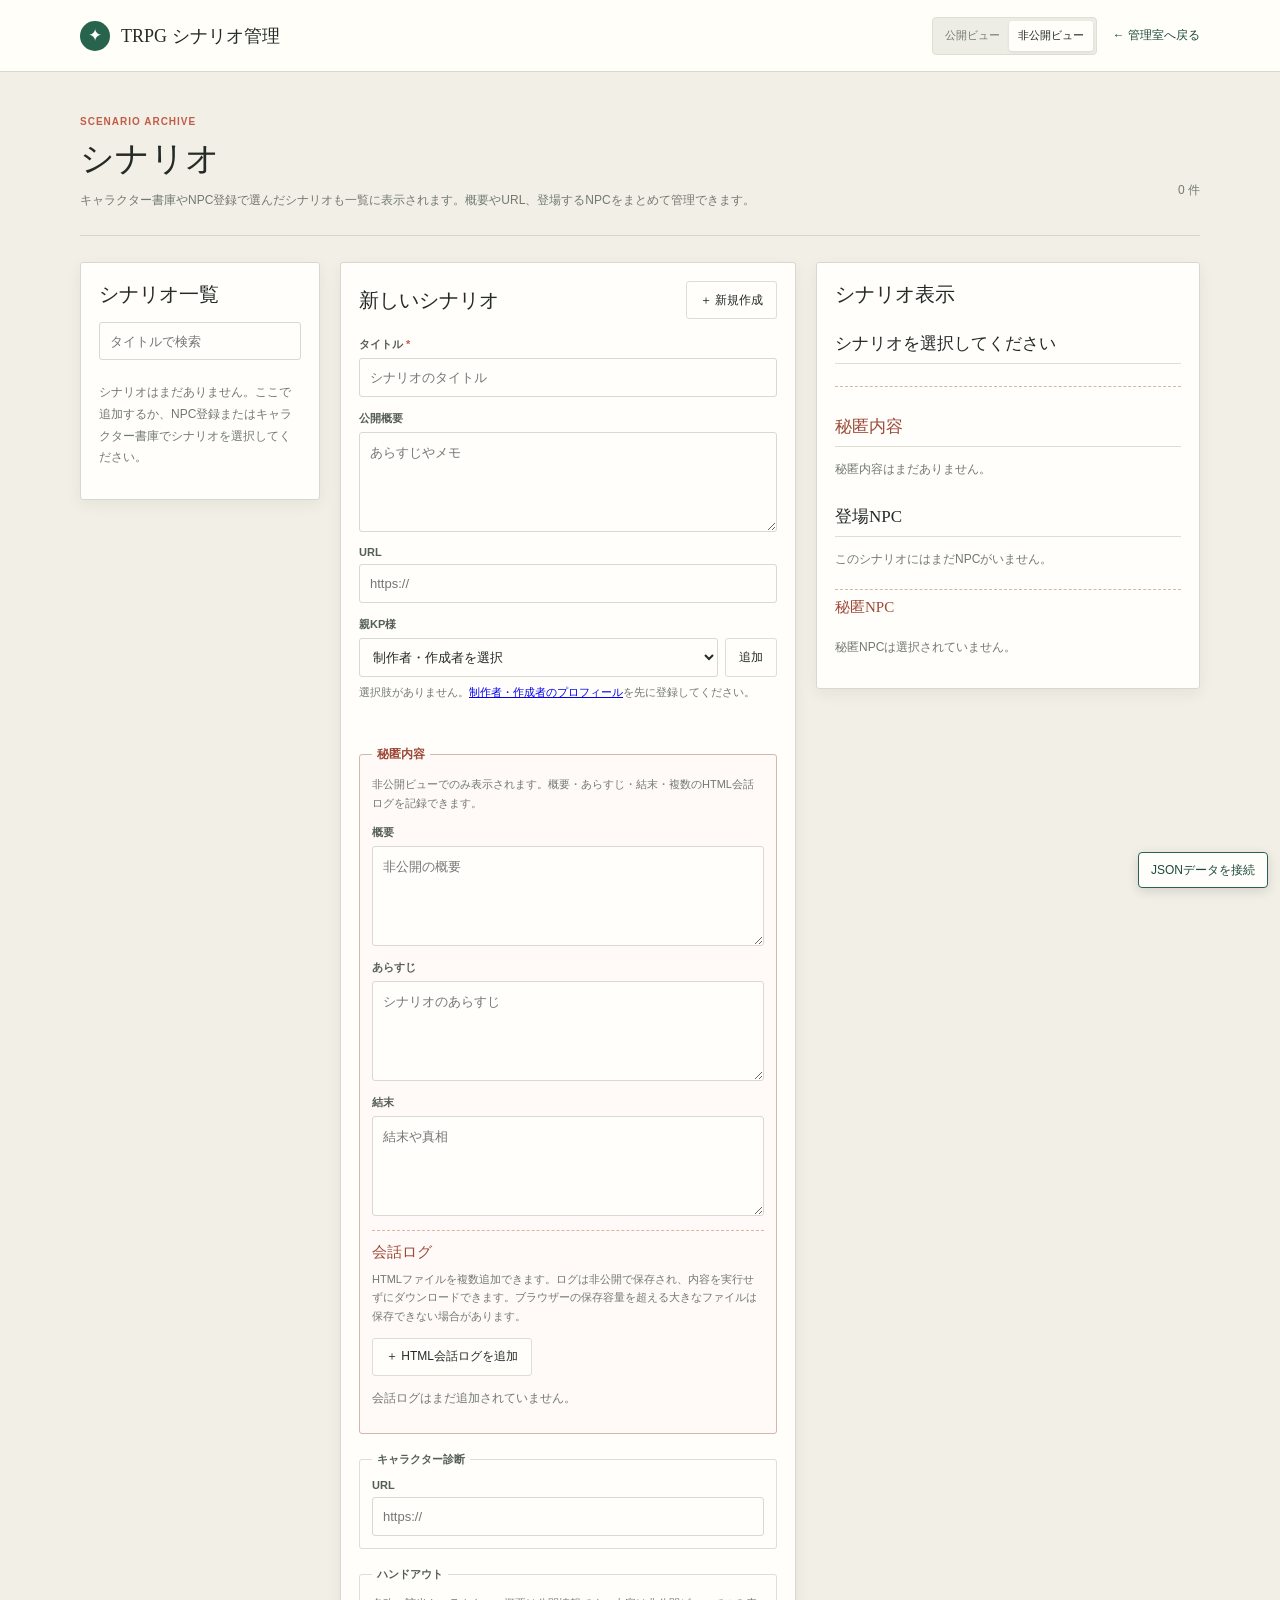
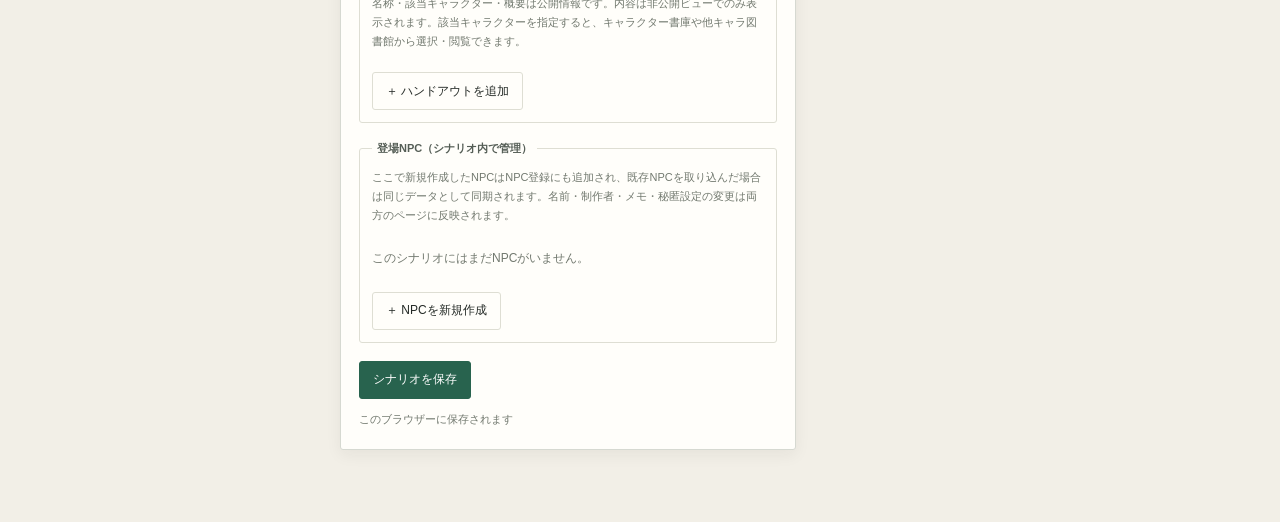
<file: TRPGシナリオ管理.html>
<!doctype html>
<html lang="ja">
<head>
  <meta charset="utf-8">
  <meta name="viewport" content="width=device-width, initial-scale=1">
  <meta name="theme-color" content="#f2efe7">
  <title>シナリオ管理 | TRPG</title>
  <link rel="stylesheet" href="view-mode.css">
  <style>
    :root {
      color-scheme: light;
      --paper: #f2efe7;
      --surface: #fffefa;
      --ink: #242a26;
      --muted: #72796f;
      --line: #deded3;
      --green: #28634e;
      --green-dark: #1c493a;
      --coral: #c15d46;
      --serif: "Yu Mincho", "Hiragino Mincho ProN", "Noto Serif JP", Georgia, serif;
      --sans: "Yu Gothic UI", "Meiryo", sans-serif;
    }
    * { box-sizing: border-box; }
    body { min-width: 320px; min-height: 100vh; margin: 0; color: var(--ink); background: var(--paper); font-family: var(--sans); }
    button, input, textarea { font: inherit; }
    button, a { cursor: pointer; }
    .topbar { position: sticky; top: 0; z-index: 30; min-height: 72px; display: flex; align-items: center; justify-content: space-between; gap: 18px; padding: 0 max(24px, calc((100vw - 1120px) / 2)); border-bottom: 1px solid #d9d8ce; background: rgba(255,254,250,.96); }
    .brand { display: inline-flex; align-items: center; gap: 11px; color: inherit; font: 18px var(--serif); text-decoration: none; }
    .brand-mark { width: 30px; height: 30px; display: grid; place-items: center; border-radius: 50%; color: white; background: var(--green); font: 17px Georgia, serif; }
    .home-link { color: var(--green-dark); font-size: 12px; text-decoration: none; }
    .home-link:hover { text-decoration: underline; }
    main { width: min(100% - 40px, 1120px); margin: 44px auto 72px; }
    .intro { display: flex; align-items: flex-end; justify-content: space-between; gap: 24px; padding-bottom: 24px; border-bottom: 1px solid #d6d7cc; }
    .eyebrow { margin: 0 0 9px; color: var(--coral); font-size: 10px; font-weight: 700; letter-spacing: 1px; }
    h1 { margin: 0; font: 34px/1.35 var(--serif); }
    .intro-copy { margin: 8px 0 0; color: var(--muted); font-size: 12px; line-height: 1.8; }
    .count { flex: 0 0 auto; color: var(--muted); font-size: 12px; }
    .layout { display: grid; grid-template-columns: minmax(190px, 240px) minmax(300px, .95fr) minmax(260px, .8fr); align-items: start; gap: 20px; padding-top: 26px; }
    .panel { min-width: 0; padding: 18px; border: 1px solid #d6d9d1; border-radius: 3px; background: var(--surface); box-shadow: 0 5px 16px rgba(30,35,31,.06); }
    .panel h2 { margin: 0; font: 20px var(--serif); }
    .list-panel { position: sticky; top: 16px; }
    .search, .field input, .field textarea, .npc-select { width: 100%; min-width: 0; border: 1px solid #d8d9cf; border-radius: 3px; outline: none; background: var(--surface); color: var(--ink); font-size: 13px; }
    .search { height: 38px; padding: 0 10px; margin: 14px 0 10px; }
    .field input { height: 39px; padding: 0 10px; }
    .field textarea { min-height: 100px; padding: 9px 10px; line-height: 1.7; resize: vertical; }
    .field input, .field textarea { display: block; }
    .parent-kp-list { display: grid; gap: 6px; margin-top: 8px; }
    .parent-kp-item { display: flex; align-items: center; justify-content: space-between; gap: 8px; padding: 7px 8px; border: 1px solid #e4e5dc; border-radius: 3px; font-size: 12px; }
    .parent-kp-role { flex: 0 0 auto; color: var(--green-dark); font-weight: 700; }
    .npc-select { height: 39px; padding: 0 9px; }
    .search:focus, .field input:focus, .field textarea:focus, .npc-select:focus { border-color: #70917d; box-shadow: 0 0 0 3px rgba(40,99,78,.1); }
    .scenario-list { display: grid; gap: 5px; max-height: 62vh; overflow-y: auto; }
    .scenario-row { display: grid; grid-template-columns: minmax(0, 1fr) auto; align-items: center; gap: 4px; padding: 4px; border: 1px solid transparent; border-radius: 3px; }
    .scenario-row[aria-current="true"] { border-color: #d1d9cf; background: #f5f7f1; }
    .scenario-select { min-width: 0; padding: 6px; border: 0; border-radius: 3px; color: var(--ink); background: transparent; text-align: left; cursor: pointer; }
    .scenario-select:hover { background: #f6f5ee; }
    .scenario-select strong { display: block; overflow: hidden; font-size: 13px; text-overflow: ellipsis; white-space: nowrap; }
    .scenario-select span { display: block; margin-top: 4px; color: var(--muted); font-size: 11px; }
    .scenario-delete { min-height: 32px; padding: 0 9px; }
    .empty { margin: 12px 0; color: var(--muted); font-size: 12px; line-height: 1.8; }
    .form-heading { display: flex; align-items: center; justify-content: space-between; gap: 10px; margin-bottom: 18px; }
    .fields { display: grid; gap: 14px; }
    .field { display: grid; gap: 6px; }
    .field label, .npc-heading { color: #555e56; font-size: 11px; font-weight: 600; }
    .required { color: var(--coral); }
    .npc-fieldset { min-width: 0; margin: 18px 0 0; padding: 12px; border: 1px solid var(--line); border-radius: 3px; }
    .npc-fieldset legend { padding: 0 5px; color: #555e56; font-size: 11px; font-weight: 600; }
    .npc-picker { display: grid; grid-template-columns: minmax(0, 1fr) auto; gap: 7px; }
    .npc-picker .button { min-height: 39px; }
    .selected-npcs { display: grid; gap: 6px; margin-top: 10px; }
    .selected-npc { display: flex; align-items: center; justify-content: space-between; gap: 8px; padding: 7px 8px; border: 1px solid #e4e5dc; border-radius: 3px; font-size: 12px; }
    .selected-npc-name { min-width: 0; overflow-wrap: anywhere; }
    .selected-npc-remove { flex: 0 0 auto; min-height: 28px; padding: 0 8px; }
    .scenario-npc-card { display: grid; gap: 9px; padding: 11px; border: 1px solid #e4e5dc; border-radius: 3px; background: var(--surface); }
    .scenario-npc-card.is-secret { border-color: #d6b6a9; background: #fffaf7; }
    body[data-audience-mode="public"] .scenario-npc-card.is-secret { display: none; }
    .scenario-npc-card-head { display: flex; align-items: center; justify-content: space-between; gap: 8px; }
    .scenario-npc-card-head strong { font-size: 12px; }
    .scenario-npc-fields { display: grid; gap: 8px; }
    .scenario-npc-fields label { display: grid; gap: 4px; color: #555e56; font-size: 10px; }
    .scenario-npc-fields input, .scenario-npc-fields textarea { width: 100%; min-width: 0; padding: 7px 8px; border: 1px solid #d8d9cf; border-radius: 3px; background: #fffefa; color: var(--ink); font-size: 12px; }
    .scenario-npc-fields textarea { min-height: 58px; resize: vertical; }
    .scenario-npc-secret-toggle { display: flex !important; align-items: center; gap: 6px !important; color: #9c4937 !important; }
    .selected-private-npcs { display: grid; gap: 6px; margin-top: 10px; }
    .selected-private-npc { display: flex; align-items: center; justify-content: space-between; gap: 8px; padding: 7px 8px; border: 1px solid #e4e0d7; border-radius: 3px; background: var(--surface); font-size: 12px; }
    .private-npc-preview { margin-top: 18px; padding-top: 8px; border-top: 1px dashed #d6b6a9; }
    .private-npc-preview h4 { margin: 0 0 8px; color: #9c4937; font: 15px var(--serif); }
    .private-npc-list { display: grid; gap: 6px; }
    .secret-fieldset, .secret-npc-fieldset { min-width: 0; margin: 18px 0 0; padding: 12px; border: 1px solid #d6b6a9; border-radius: 3px; background: #fffaf7; }
    .secret-fieldset legend { padding: 0 5px; color: #9c4937; font-size: 12px; font-weight: 700; }
    .secret-npc-fieldset legend { padding: 0 5px; color: #9c4937; font-size: 12px; font-weight: 700; }
    .secret-note { margin: 0 0 12px; color: var(--muted); font-size: 11px; line-height: 1.7; }
    .conversation-logs { margin-top: 14px; padding-top: 12px; border-top: 1px dashed #d6b6a9; }
    .conversation-logs h3, .conversation-logs h4 { margin: 0 0 8px; color: #9c4937; font: 15px var(--serif); }
    .conversation-log-list { display: grid; gap: 7px; }
    .conversation-log-item { display: flex; align-items: center; justify-content: space-between; gap: 8px; padding: 8px; border: 1px solid #ead7d0; border-radius: 3px; background: #fff; font-size: 12px; }
    .conversation-log-name { min-width: 0; overflow-wrap: anywhere; }
    .conversation-log-actions { display: flex; flex: 0 0 auto; gap: 6px; }
    .conversation-log-actions .button { min-height: 30px; padding: 0 8px; }
    .file-input-hidden { position: absolute; width: 1px; height: 1px; padding: 0; margin: -1px; overflow: hidden; clip: rect(0, 0, 0, 0); white-space: nowrap; border: 0; }
    .handout-list { display: grid; gap: 12px; margin: 10px 0; }
    .handout-card { display: grid; gap: 10px; padding: 12px; border: 1px solid #e4e0d7; border-radius: 3px; background: var(--surface); }
    .handout-secret-content { margin: 0 -4px; padding: 10px; border: 1px solid #d6b6a9; border-radius: 3px; background: #fffaf7; }
    .handout-secret-content label { color: #9c4937; }
    .handout-heading { display: flex; align-items: center; justify-content: space-between; gap: 8px; }
    .handout-heading h4 { margin: 0; font: 15px var(--serif); }
    .secret-preview { margin-top: 22px; padding-top: 4px; border-top: 1px dashed #d6b6a9; }
    .secret-preview h3 { color: #9c4937; }
    .secret-preview-section { margin: 12px 0; }
    .secret-preview-section h4 { margin: 0 0 5px; font: 14px var(--serif); }
    .secret-preview-section p { margin: 0; color: #505a51; font-size: 12px; line-height: 1.8; white-space: pre-wrap; overflow-wrap: anywhere; }
    .handout-preview { margin-top: 22px; padding-top: 4px; border-top: 1px solid var(--line); }
    .handout-preview-list { display: grid; gap: 10px; }
    .handout-preview-card { padding: 10px; border: 1px solid var(--line); border-radius: 3px; background: var(--surface); }
    .handout-preview-card h4 { margin: 0 0 6px; font: 14px var(--serif); }
    .handout-preview-card p { margin: 6px 0 0; color: #505a51; font-size: 12px; line-height: 1.8; white-space: pre-wrap; overflow-wrap: anywhere; }
    .form-actions { display: flex; flex-wrap: wrap; gap: 8px; margin-top: 18px; }
    .button { display: inline-flex; min-height: 38px; align-items: center; justify-content: center; gap: 7px; padding: 0 13px; border: 1px solid var(--line); border-radius: 3px; color: var(--ink); background: var(--surface); text-decoration: none; font-size: 12px; }
    .button:hover { border-color: #9eaa9e; background: #f8f8f1; }
    .button.primary { border-color: var(--green); color: white; background: var(--green); }
    .button.primary:hover { background: var(--green-dark); }
    .button.danger { color: #a54234; }
    .preview { position: sticky; top: 16px; }
    .preview-title { margin: 14px 0 10px; font: 25px/1.45 var(--serif); overflow-wrap: anywhere; }
    .preview-overview { color: #505a51; font-size: 13px; line-height: 1.9; white-space: pre-wrap; overflow-wrap: anywhere; }
    .preview-url { display: inline-block; margin-top: 12px; color: var(--green-dark); font-size: 12px; overflow-wrap: anywhere; }
    .preview h3 { margin: 24px 0 8px; padding-bottom: 8px; border-bottom: 1px solid var(--line); font: 17px var(--serif); }
    .npc-card { display: grid; grid-template-columns: 54px minmax(0, 1fr); align-items: center; gap: 10px; padding: 9px 0; border-bottom: 1px solid #ecece5; }
    .npc-image { width: 54px; height: 64px; display: grid; place-items: center; overflow: hidden; border-radius: 3px; color: #fff; background: var(--npc-color, #888); font-size: 9px; text-align: center; }
    .npc-image img { width: 100%; height: 100%; object-fit: contain; }
    .npc-name { margin: 0; font-size: 13px; }
    .npc-detail { margin: 3px 0 0; color: var(--muted); font-size: 10px; line-height: 1.6; overflow-wrap: anywhere; }
    .status { min-height: 20px; margin: 12px 0 0; color: var(--muted); font-size: 11px; line-height: 1.6; }
    .status[data-error="true"] { color: #a54234; }
    [hidden] { display: none !important; }
    @media (max-width: 900px) {
      .layout { grid-template-columns: minmax(180px, .7fr) minmax(280px, 1.3fr); }
      .preview { position: static; grid-column: 2; }
      .list-panel { grid-row: span 2; }
    }
    @media (max-width: 640px) {
      .topbar { min-height: 64px; padding: 0 18px; }
      .brand { font-size: 15px; }
      main { width: min(100% - 30px, 1120px); margin-top: 32px; }
      .intro { align-items: flex-start; flex-direction: column; gap: 8px; }
      h1 { font-size: 29px; }
      .layout { grid-template-columns: 1fr; gap: 13px; }
      .list-panel, .preview { position: static; grid-column: auto; grid-row: auto; }
      .scenario-list { max-height: 220px; }
    }
  </style>
</head>
<body>
  <script src="data-file-storage.js"></script>
  <header class="topbar">
    <a class="brand" href="index.html"><span class="brand-mark" aria-hidden="true">✦</span><span>TRPG シナリオ管理</span></a>
    <div style="display:flex;align-items:center;gap:16px">
      <div class="audience-switch" role="group" aria-label="表示モード">
        <button type="button" data-audience-mode="public" aria-pressed="false">公開ビュー</button>
        <button type="button" data-audience-mode="private" aria-pressed="true">非公開ビュー</button>
      </div>
      <a class="home-link" href="index.html">← 管理室へ戻る</a>
    </div>
  </header>
  <main>
    <section class="intro" aria-labelledby="pageTitle">
      <div>
        <p class="eyebrow">SCENARIO ARCHIVE</p>
        <h1 id="pageTitle">シナリオ</h1>
        <p class="intro-copy">キャラクター書庫やNPC登録で選んだシナリオも一覧に表示されます。概要やURL、登場するNPCをまとめて管理できます。</p>
      </div>
      <p class="count" id="count" aria-live="polite">0 件</p>
    </section>
    <div class="layout">
      <section class="panel list-panel" aria-labelledby="listTitle">
        <h2 id="listTitle">シナリオ一覧</h2>
        <input class="search" id="search" type="search" placeholder="タイトルで検索" aria-label="シナリオを検索">
        <div class="scenario-list" id="scenarioList" aria-live="polite"></div>
      </section>
      <form class="panel" id="scenarioForm">
        <div class="form-heading">
          <h2 id="formTitle">新しいシナリオ</h2>
          <button class="button" id="newButton" type="button">＋ 新規作成</button>
        </div>
        <div class="fields">
          <div class="field">
            <label for="title">タイトル <span class="required">*</span></label>
            <input id="title" name="title" type="text" required maxlength="160" autocomplete="off" placeholder="シナリオのタイトル">
          </div>
          <div class="field">
            <label for="overview">公開概要</label>
            <textarea id="overview" name="overview" maxlength="5000" placeholder="あらすじやメモ"></textarea>
          </div>
          <div class="field">
            <label for="url">URL</label>
            <input id="url" name="url" type="url" maxlength="2048" autocomplete="url" placeholder="https://">
          </div>
          <div class="field">
            <label for="parentKpSelect">親KP様</label>
            <div class="npc-picker">
              <select class="npc-select" id="parentKpSelect" aria-label="親KP様を選択">
                <option value="">制作者・作成者を選択</option>
              </select>
              <button class="button" id="addParentKpButton" type="button">追加</button>
            </div>
            <p class="secret-note" id="parentKpHelp">1人目をKP、2人目以降をSKPとして表示します。<a href="TRPG制作者管理.html">制作者・作成者のプロフィール</a>から登録できます。</p>
            <div class="parent-kp-list" id="parentKpList" aria-live="polite"></div>
          </div>
        </div>
        <fieldset class="secret-fieldset" id="secretFieldset">
          <legend>秘匿内容</legend>
          <p class="secret-note">非公開ビューでのみ表示されます。概要・あらすじ・結末・複数のHTML会話ログを記録できます。</p>
          <div class="fields">
            <div class="field">
              <label for="privateOverview">概要</label>
              <textarea id="privateOverview" maxlength="5000" placeholder="非公開の概要"></textarea>
            </div>
            <div class="field">
              <label for="synopsis">あらすじ</label>
              <textarea id="synopsis" maxlength="10000" placeholder="シナリオのあらすじ"></textarea>
            </div>
            <div class="field">
              <label for="ending">結末</label>
              <textarea id="ending" maxlength="10000" placeholder="結末や真相"></textarea>
            </div>
          </div>
          <section class="conversation-logs" id="conversationLogsEditor">
            <h3>会話ログ</h3>
            <p class="secret-note">HTMLファイルを複数追加できます。ログは非公開で保存され、内容を実行せずにダウンロードできます。ブラウザーの保存容量を超える大きなファイルは保存できない場合があります。</p>
            <label class="button" for="conversationLogFiles">＋ HTML会話ログを追加</label>
            <input id="conversationLogFiles" class="file-input-hidden" type="file" accept=".html,.htm,text/html" multiple>
            <div class="conversation-log-list" id="conversationLogList" aria-live="polite"></div>
          </section>
        </fieldset>
        <fieldset class="npc-fieldset" id="characterDiagnosisFieldset">
          <legend>キャラクター診断</legend>
          <div class="field">
            <label for="characterDiagnosisUrl">URL</label>
            <input id="characterDiagnosisUrl" type="url" maxlength="2048" autocomplete="url" placeholder="https://">
          </div>
        </fieldset>
        <fieldset class="npc-fieldset" id="handoutFieldset">
          <legend>ハンドアウト</legend>
          <p class="secret-note">名称・該当キャラクター・概要は公開情報です。内容は非公開ビューでのみ表示されます。該当キャラクターを指定すると、キャラクター書庫や他キャラ図書館から選択・閲覧できます。</p>
          <div class="handout-list" id="handoutList"></div>
          <button class="button" id="addHandoutButton" type="button">＋ ハンドアウトを追加</button>
        </fieldset>
        <fieldset class="npc-fieldset">
          <legend>登場NPC（シナリオ内で管理）</legend>
          <p class="secret-note">ここで新規作成したNPCはNPC登録にも追加され、既存NPCを取り込んだ場合は同じデータとして同期されます。名前・制作者・メモ・秘匿設定の変更は両方のページに反映されます。</p>
          <div class="npc-picker" id="npcPicker">
            <select class="npc-select" id="npcSelect" aria-label="追加するNPC">
              <option value="">既存NPCを選択（任意）</option>
            </select>
            <button class="button" id="addNpcButton" type="button">既存NPCを追加</button>
          </div>
          <div class="selected-npcs" id="scenarioNpcList" aria-live="polite"></div>
          <button class="button" id="addScenarioNpcButton" type="button" style="margin-top:10px">＋ NPCを新規作成</button>
          <p class="secret-note" id="unassignedNpcNote" hidden></p>
        </fieldset>
        <div class="form-actions">
          <button class="button primary" type="submit" id="saveButton">シナリオを保存</button>
        </div>
        <p class="status" id="status" role="status" aria-live="polite">このブラウザーに保存されます</p>
      </form>
      <section class="panel preview" aria-labelledby="previewHeading">
        <h2 id="previewHeading">シナリオ表示</h2>
        <h3 class="preview-title" id="previewTitle">シナリオを選択してください</h3>
        <p class="preview-overview" id="previewOverview"></p>
        <a class="preview-url" id="previewUrl" target="_blank" rel="noopener noreferrer" hidden></a>
        <a class="preview-url" id="previewCharacterDiagnosisUrl" target="_blank" rel="noopener noreferrer" hidden>キャラクター診断を開く</a>
        <div class="parent-kp-list" id="previewParentKps" aria-label="親KP様"></div>
        <section class="secret-preview" id="secretPreview" aria-label="秘匿内容" hidden>
          <h3>秘匿内容</h3>
          <div id="previewPrivateContent"></div>
          <section class="conversation-logs" id="conversationLogsPreview" hidden>
            <h4>会話ログ</h4>
            <div class="conversation-log-list" id="previewConversationLogs"></div>
          </section>
        </section>
        <section class="handout-preview" id="handoutPreview" aria-label="ハンドアウト" hidden>
          <h3>ハンドアウト</h3>
          <div class="handout-preview-list" id="previewHandouts"></div>
        </section>
        <h3>登場NPC</h3>
        <div id="previewNpcs"><p class="empty">NPCを選択すると、ここに表示されます。</p></div>
        <section class="private-npc-preview" id="privateNpcPreview" hidden>
          <h4>秘匿NPC</h4>
          <div class="private-npc-list" id="previewPrivateNpcs"></div>
        </section>
      </section>
    </div>
  </main>
  <script>
    "use strict";

    const SCENARIO_STORAGE_KEY = "trpg-scenarios";
    const SCENARIO_OPTIONS_KEY = "trpg-npc-scenarios";
    const DELETED_SCENARIOS_KEY = "trpg-deleted-scenarios";
    const CREATOR_PROFILES_KEY = "trpg-creator-profiles";
    const NPC_DATABASE_NAME = "trpg-npc-library";
    const CHARACTER_DATABASE_NAME = "trpg-character-library";
    const OTHER_CHARACTER_STORAGE_KEY = "trpg-pc-character-register";
    const NPC_LIBRARY_UPDATED_KEY = "trpg-npc-library-updated";
    const scenarioList = document.getElementById("scenarioList");
    const scenarioForm = document.getElementById("scenarioForm");
    const statusElement = document.getElementById("status");
    let scenarios = [];
    let npcs = [];
    let characters = [];
    let otherCharacters = [];
    let creatorProfiles = [];
    let selectedParentKps = [];
    let deletedScenarioTitles = new Set();
    let selectedId = null;
    let loading = false;

    function escapeHtml(value) {
      return String(value ?? "").replace(/[&<>\"]/g, character => ({ "&": "&amp;", "<": "&lt;", ">": "&gt;", "\"": "&quot;" }[character]));
    }

    function setStatus(message, error = false) {
      statusElement.textContent = message;
      statusElement.dataset.error = String(error);
    }

    function readScenarioRecords() {
      let saved;
      try {
        saved = JSON.parse(localStorage.getItem(SCENARIO_STORAGE_KEY) || "[]");
      } catch (error) {
        throw new Error(`シナリオ情報を読み込めませんでした: ${error.message}`);
      }
      if (!Array.isArray(saved)) throw new Error("保存されたシナリオ情報の形式が正しくありません");
      return saved.filter(item => item && typeof item === "object" && typeof item.title === "string" && item.title.trim());
    }

    function readScenarioOptions() {
      let saved;
      try {
        saved = JSON.parse(localStorage.getItem(SCENARIO_OPTIONS_KEY) || "[]");
      } catch (error) {
        throw new Error(`シナリオ候補を読み込めませんでした: ${error.message}`);
      }
      if (!Array.isArray(saved)) throw new Error("保存されたシナリオ候補の形式が正しくありません");
      return saved.filter(value => typeof value === "string" && value.trim());
    }

    function readDeletedScenarioTitles() {
      let saved;
      try {
        saved = JSON.parse(localStorage.getItem(DELETED_SCENARIOS_KEY) || "[]");
      } catch (error) {
        throw new Error(`削除済みシナリオ情報を読み込めませんでした: ${error.message}`);
      }
      if (!Array.isArray(saved)) throw new Error("保存された削除済みシナリオ情報の形式が正しくありません");
      return new Set(saved.filter(value => typeof value === "string" && value.trim()));
    }

    function readCreatorProfiles() {
      let saved;
      try {
        saved = JSON.parse(localStorage.getItem(CREATOR_PROFILES_KEY) || "[]");
      } catch (error) {
        throw new Error(`制作者・作成者のプロフィールを読み込めませんでした: ${error.message}`);
      }
      if (!Array.isArray(saved)) throw new Error("保存された制作者・作成者のプロフィール形式が正しくありません");
      return saved.filter(profile => profile && typeof profile.id === "string" && typeof profile.name === "string" && profile.name.trim());
    }

    function readOtherCharacters() {
      let saved;
      try {
        saved = JSON.parse(localStorage.getItem(OTHER_CHARACTER_STORAGE_KEY) || "[]");
      } catch (error) {
        throw new Error(`他キャラ図書館を読み込めませんでした: ${error.message}`);
      }
      if (!Array.isArray(saved)) throw new Error("保存された他キャラ図書館データの形式が正しくありません");
      return saved.filter(character => character && typeof character.id === "string");
    }

    async function readExistingStore(databaseName, storeName) {
      if (typeof indexedDB.databases !== "function") return [];
      const databases = await indexedDB.databases();
      if (!databases.some(item => item.name === databaseName)) return [];
      const database = await new Promise((resolve, reject) => {
        const request = indexedDB.open(databaseName);
        request.onsuccess = () => resolve(request.result);
        request.onerror = () => reject(request.error);
        request.onblocked = () => reject(new Error("データベースが別の画面で使用中です"));
      });
      try {
        if (!database.objectStoreNames.contains(storeName)) return [];
        return await new Promise((resolve, reject) => {
          const request = database.transaction(storeName, "readonly").objectStore(storeName).getAll();
          request.onsuccess = () => resolve(request.result);
          request.onerror = () => reject(request.error);
        });
      } finally {
        database.close();
      }
    }

    function mergeTitles(titles, previousScenarios = scenarios) {
      const titleSet = new Set(scenarios.map(item => item.title));
      titles.forEach(title => {
        if (typeof title !== "string" || !title.trim()) return;
        const normalizedTitle = title.trim();
        if (deletedScenarioTitles.has(normalizedTitle)) return;
        if (titleSet.has(normalizedTitle)) return;
        titleSet.add(normalizedTitle);
        const previous = previousScenarios.find(item => item.title === normalizedTitle);
        scenarios.push(previous || {
          id: crypto.randomUUID(),
          title: normalizedTitle,
          overview: "",
          url: "",
          npcIds: npcs.filter(npc => npc.fields?.scenario === normalizedTitle).map(npc => npc.id),
        });
      });
    }

    async function loadData() {
      if (loading) return;
      loading = true;
      try {
        const previousScenarios = scenarios;
        deletedScenarioTitles = readDeletedScenarioTitles();
        scenarios = readScenarioRecords().filter(item => !deletedScenarioTitles.has(item.title));
        const [scenarioOptions, npcRecords, characterRecords] = await Promise.all([
          Promise.resolve(readScenarioOptions()),
          readExistingStore(NPC_DATABASE_NAME, "npcs"),
          readExistingStore(CHARACTER_DATABASE_NAME, "characters"),
        ]);
        creatorProfiles = readCreatorProfiles();
        npcs = npcRecords.filter(npc => npc && typeof npc.id === "string");
        characters = characterRecords.filter(character => character && typeof character.id === "string");
        otherCharacters = readOtherCharacters();
        const characterScenarios = characters.flatMap(character => Array.isArray(character.fields?.passedScenarios) ? character.fields.passedScenarios : []);
        const discoveredTitles = [...scenarioOptions, ...npcRecords.map(npc => npc.fields?.scenario), ...characterScenarios];
        const knownTitles = new Set(scenarios.map(item => item.title));
        const hasNewTitles = discoveredTitles.some(title => typeof title === "string" && title.trim() && !knownTitles.has(title));
        mergeTitles(discoveredTitles, previousScenarios);
        const migrated = migrateLegacyNpcsIntoScenarios();
        const migrationSaveFailed = migrated && !persistScenarios(scenarios);
        let npcLibrarySyncFailed = false;
        if (migrationSaveFailed) {
          setStatus("既存NPCをシナリオへ表示しましたが、移行内容を保存できませんでした。ブラウザーの保存容量を確認してください", true);
        }
        try {
          await writeNpcLibraryRecords(scenarios.flatMap(scenario => scenario.npcs || []));
          npcs = await readExistingStore(NPC_DATABASE_NAME, "npcs");
          localStorage.setItem(NPC_LIBRARY_UPDATED_KEY, String(Date.now()));
        } catch (error) {
          npcLibrarySyncFailed = true;
          setStatus(`シナリオは読み込みましたが、NPC登録との同期に失敗しました: ${error.message}`, true);
        }
        if (hasNewTitles && !migrationSaveFailed && !npcLibrarySyncFailed) {
          setStatus("登録済みのシナリオを一覧に反映しました");
        }
        renderAll();
      } catch (error) {
        setStatus(error.message, true);
      } finally {
        loading = false;
      }
    }

    function getSelectedScenario() {
      return scenarios.find(item => item.id === selectedId) || null;
    }

    function associatedNpcs(scenario) {
      if (!scenario) return [];
      if (Array.isArray(scenario.npcs)) return scenario.npcs;
      if (Array.isArray(scenario.npcIds)) {
        const chosen = new Set(scenario.npcIds);
        return npcs.filter(npc => chosen.has(npc.id));
      }
      return npcs.filter(npc => npc.fields?.scenario === scenario.title);
    }

    function migrateLegacyNpcsIntoScenarios() {
      let changed = false;
      scenarios.forEach(scenario => {
        const records = Array.isArray(scenario.npcs) ? [...scenario.npcs] : [];
        const privateIds = new Set(scenario.privateNpcIds || []);
        const selectedIds = new Set([...(scenario.npcIds || []), ...privateIds]);
        npcs.filter(npc => npc.fields?.scenario === scenario.title || selectedIds.has(npc.id)).forEach(npc => {
          const copy = JSON.parse(JSON.stringify(npc));
          const existingIndex = records.findIndex(record => record.id === npc.id);
          if (existingIndex >= 0) {
            if ((npc.updatedAt || 0) > (records[existingIndex].updatedAt || 0)) {
              copy.fields = { ...(copy.fields || {}), scenario: scenario.title };
              records[existingIndex] = copy;
              changed = true;
            }
            return;
          }
          if (privateIds.has(npc.id)) copy.secret = true;
          records.push(copy);
          changed = true;
        });
        records.forEach(npc => {
          if (!privateIds.has(npc.id) || npc.secret) return;
          npc.secret = true;
          changed = true;
        });
        if (records.length && !Array.isArray(scenario.npcs)) {
          scenario.npcs = records;
          changed = true;
        } else if (records.length && records.length !== scenario.npcs.length) {
          scenario.npcs = records;
          changed = true;
        }
        if (Array.isArray(scenario.npcs)) {
          const publicIds = scenario.npcs.filter(npc => !npc.secret).map(npc => npc.id);
          const secretIds = scenario.npcs.filter(npc => npc.secret).map(npc => npc.id);
          if (JSON.stringify(scenario.npcIds || []) !== JSON.stringify(publicIds)) {
            scenario.npcIds = publicIds;
            changed = true;
          }
          if (JSON.stringify(scenario.privateNpcIds || []) !== JSON.stringify(secretIds)) {
            scenario.privateNpcIds = secretIds;
            changed = true;
          }
        }
      });
      return changed;
    }

    function normalizeScenarioNpc(npc, scenarioTitle) {
      const fields = npc?.fields && typeof npc.fields === "object" ? npc.fields : {};
      const now = Date.now();
      return {
        ...(npc || {}),
        id: typeof npc?.id === "string" && npc.id ? npc.id : crypto.randomUUID(),
        fields: {
          name: typeof fields.name === "string" ? fields.name : "",
          scenario: scenarioTitle,
          creator: typeof fields.creator === "string" ? fields.creator : "",
          memo: typeof fields.memo === "string" ? fields.memo : "",
        },
        image: typeof npc?.image === "string" ? npc.image : "",
        background: npc?.background && typeof npc.background === "object" ? npc.background : { pattern: "solid", patternColor: "white", customBackground: "", fit: "cover" },
        themeColor: /^#[0-9a-fA-F]{6}$/.test(npc?.themeColor || "") ? npc.themeColor : "#888888",
        secret: Boolean(npc?.secret),
        createdAt: Number(npc?.createdAt) || now,
        updatedAt: Number(npc?.updatedAt) || Number(npc?.createdAt) || now,
      };
    }

    async function writeNpcLibraryRecords(records) {
      if (!records.length) return;
      const database = await new Promise((resolve, reject) => {
        const request = indexedDB.open(NPC_DATABASE_NAME, 2);
        request.onupgradeneeded = () => {
          if (!request.result.objectStoreNames.contains("npcs")) request.result.createObjectStore("npcs", { keyPath: "id" });
        };
        request.onsuccess = () => resolve(request.result);
        request.onerror = () => reject(request.error);
        request.onblocked = () => reject(new Error("NPC登録データベースが別の画面で使用中です"));
      });
      try {
        if (!database.objectStoreNames.contains("npcs")) throw new Error("NPC登録データベースにnpcsストアがありません");
        await new Promise((resolve, reject) => {
          const transaction = database.transaction("npcs", "readwrite");
          const store = transaction.objectStore("npcs");
          records.forEach(record => store.put(record));
          transaction.oncomplete = resolve;
          transaction.onerror = () => reject(transaction.error);
          transaction.onabort = () => reject(transaction.error || new Error("NPC登録への保存が中断されました"));
        });
      } finally {
        database.close();
      }
    }

    function renderScenarioNpcs(records = [], scenarioTitle = document.getElementById("title").value.trim()) {
      const list = document.getElementById("scenarioNpcList");
      const visibleRecords = records;
      list.innerHTML = visibleRecords.map((npc, index) => {
        const color = /^#[0-9a-fA-F]{6}$/.test(npc.themeColor || "") ? npc.themeColor : "#888888";
        const image = npc.image?.startsWith("data:image/") ? `<img src="${escapeHtml(npc.image)}" alt="">` : "";
        return `<article class="scenario-npc-card ${npc.secret ? "is-secret" : ""}" data-scenario-npc-id="${escapeHtml(npc.id)}">
          <div class="scenario-npc-card-head"><strong>${npc.secret ? "秘匿NPC" : "登場NPC"} ${index + 1}${image ? ` · 画像あり` : ""}</strong><button class="button danger selected-npc-remove" type="button" data-remove-scenario-npc="${escapeHtml(npc.id)}">シナリオから外す</button></div>
          ${image ? `<div class="npc-image" style="--npc-color:${color}">${image}</div>` : ""}
          <div class="scenario-npc-fields">
            <label>名前<input data-scenario-npc-field="name" maxlength="120" value="${escapeHtml(npc.fields.name)}" placeholder="NPCの名前"></label>
            <label>制作者・作成者<input data-scenario-npc-field="creator" maxlength="100" value="${escapeHtml(npc.fields.creator)}" placeholder="制作者名"></label>
            <label>メモ<textarea data-scenario-npc-field="memo" maxlength="5000" placeholder="NPCについてのメモ">${escapeHtml(npc.fields.memo)}</textarea></label>
            <label class="scenario-npc-secret-toggle"><input type="checkbox" data-scenario-npc-secret ${npc.secret ? "checked" : ""}>秘匿NPC（非公開ビューのみ）</label>
          </div>
        </article>`;
      }).join("");
      if (!visibleRecords.length) list.innerHTML = `<p class="empty">このシナリオにはまだNPCがいません。</p>`;
      const note = document.getElementById("unassignedNpcNote");
      const embeddedIds = new Set(records.map(npc => npc.id));
      const unassignedCount = npcs.filter(npc => !scenarios.some(item => item.npcs?.some(embedded => embedded.id === npc.id)) && !embeddedIds.has(npc.id)).length;
      note.hidden = !unassignedCount;
      note.textContent = unassignedCount ? `シナリオ未設定の既存NPCが ${unassignedCount} 人います。上の「既存NPCを選択」からこのシナリオへ取り込めます。` : "";
      document.getElementById("npcPicker").hidden = !npcs.some(npc => !embeddedIds.has(npc.id));
    }

    function readScenarioNpcs() {
      const scenario = getSelectedScenario();
      const stored = associatedNpcs(scenario);
      const records = [...document.querySelectorAll("#scenarioNpcList [data-scenario-npc-id]")].map(card => {
        const id = card.dataset.scenarioNpcId;
        const original = stored.find(npc => npc.id === id) || npcs.find(npc => npc.id === id) || {};
        const fields = { ...(original.fields || {}) };
        card.querySelectorAll("[data-scenario-npc-field]").forEach(input => {
          fields[input.dataset.scenarioNpcField] = input.value.trim();
        });
        return normalizeScenarioNpc({ ...original, id, fields, secret: Boolean(card.querySelector("[data-scenario-npc-secret]")?.checked) }, document.getElementById("title").value.trim());
      });
      if (document.body.dataset.audienceMode === "public") {
        records.push(...stored.filter(npc => npc.secret && !records.some(item => item.id === npc.id)));
      }
      return records;
    }

    function renderParentKps(parentKps = selectedParentKps) {
      selectedParentKps = parentKps.filter(person => person && typeof person.id === "string").map(person => {
        const profile = creatorProfiles.find(item => item.id === person.id);
        return { id: person.id, name: profile?.name || person.name };
      }).filter(person => person.id && person.name);
      const selectedIds = new Set(selectedParentKps.map(person => person.id));
      const select = document.getElementById("parentKpSelect");
      const available = creatorProfiles.filter(profile => !selectedIds.has(profile.id));
      select.innerHTML = `<option value="">制作者・作成者を選択</option>${available.map(profile =>
        `<option value="${escapeHtml(profile.id)}">${escapeHtml(profile.name)}</option>`).join("")}`;
      document.getElementById("addParentKpButton").disabled = available.length === 0;
      document.getElementById("parentKpHelp").innerHTML = creatorProfiles.length
        ? "1人目をKP、2人目以降をSKPとして表示します。"
        : `選択肢がありません。<a href="TRPG制作者管理.html">制作者・作成者のプロフィール</a>を先に登録してください。`;
      document.getElementById("parentKpList").innerHTML = selectedParentKps.map((person, index) =>
        `<div class="parent-kp-item"><span><span class="parent-kp-role">${index === 0 ? "KP" : "SKP"}</span>　${escapeHtml(person.name)}</span><button class="button selected-npc-remove" type="button" data-remove-parent-kp="${escapeHtml(person.id)}" aria-label="${escapeHtml(person.name)}を親KP様から削除">削除</button></div>`
      ).join("");
    }

    function renderParentKpPreview(parentKps) {
      const preview = document.getElementById("previewParentKps");
      preview.innerHTML = parentKps.map((person, index) =>
        `<div class="parent-kp-item"><span class="parent-kp-role">${index === 0 ? "KP" : "SKP"}</span><span>${escapeHtml(person.name)}</span></div>`
      ).join("");
      preview.hidden = parentKps.length === 0;
    }

    function renderScenarioList() {
      const query = document.getElementById("search").value.trim().toLocaleLowerCase("ja");
      const filtered = [...scenarios]
        .filter(item => item.title.toLocaleLowerCase("ja").includes(query))
        .sort((left, right) => left.title.localeCompare(right.title, "ja"));
      document.getElementById("count").textContent = `${scenarios.length} 件`;
      if (!filtered.length) {
        scenarioList.innerHTML = `<p class="empty">${scenarios.length ? "検索条件に合うシナリオはありません。" : "シナリオはまだありません。ここで追加するか、NPC登録またはキャラクター書庫でシナリオを選択してください。"}</p>`;
        return;
      }
      scenarioList.innerHTML = filtered.map(item => {
        const visibleCount = associatedNpcs(item).filter(npc => !npc.secret).length;
        return `<div class="scenario-row" data-id="${escapeHtml(item.id)}" aria-current="${item.id === selectedId}"><button class="scenario-select" type="button" data-action="select"><strong>${escapeHtml(item.title)}</strong><span>${visibleCount} 人のNPC</span></button><button class="button danger scenario-delete" type="button" data-action="delete" aria-label="${escapeHtml(item.title)}を削除">削除</button></div>`;
      }).join("");
    }

    function renderNpcOptions(scenario, records = scenario?.npcs || []) {
      const select = document.getElementById("npcSelect");
      const selected = new Set(records.map(npc => npc.id));
      const available = npcs.filter(npc => !selected.has(npc.id));
      select.innerHTML = `<option value="">既存NPCを選択（任意）</option>${available.map(npc => {
        const name = npc.fields?.name || "名前未設定";
        const detail = npc.fields?.scenario ? `（${npc.fields.scenario}）` : "";
        return `<option value="${escapeHtml(npc.id)}">${escapeHtml(name + detail)}</option>`;
      }).join("")}`;
      document.getElementById("npcPicker").hidden = available.length === 0;
    }

    function renderHandouts(handouts = []) {
      const list = document.getElementById("handoutList");
      const characterOptions = characters.map(character => {
        const id = `character:${character.id}`;
        return `<option value="${escapeHtml(id)}">${escapeHtml(character.fields?.name || "名前未設定")}</option>`;
      }).join("");
      const otherCharacterOptions = otherCharacters.map(character => {
        const id = `other:${character.id}`;
        return `<option value="${escapeHtml(id)}">${escapeHtml(character.name || "名前未設定")}</option>`;
      }).join("");
      list.innerHTML = handouts.map((handout, index) => `
        <article class="handout-card" data-handout-index="${index}" data-handout-id="${escapeHtml(handout.id || `legacy-${index}`)}">
          <div class="handout-heading">
            <h4>ハンドアウト</h4>
            <button class="button danger" type="button" data-remove-handout="${index}" aria-label="ハンドアウトを削除">削除</button>
          </div>
          <div class="field">
            <label for="handout-title-${index}">名称</label>
            <input id="handout-title-${index}" data-handout-title maxlength="160" placeholder="名称を自由に入力" value="${escapeHtml(handout.title || "")}">
          </div>
          <div class="field">
            <label for="handout-target-${index}">該当キャラクター</label>
            <select class="npc-select" id="handout-target-${index}" data-handout-target>
              <option value="">選択しない</option>
              ${characterOptions ? `<optgroup label="キャラクター書庫">${characterOptions}</optgroup>` : ""}
              ${otherCharacterOptions ? `<optgroup label="他キャラ図書館">${otherCharacterOptions}</optgroup>` : ""}
            </select>
          </div>
          <div class="field">
            <label for="handout-overview-${index}">概要</label>
            <textarea id="handout-overview-${index}" data-handout-overview maxlength="5000" placeholder="ハンドアウトの概要">${escapeHtml(handout.overview || "")}</textarea>
          </div>
          <div class="field handout-secret-content">
            <label for="handout-content-${index}">内容（秘匿）</label>
            <textarea id="handout-content-${index}" data-handout-content maxlength="10000" placeholder="非公開ビューで表示するハンドアウトの内容">${escapeHtml(handout.content || "")}</textarea>
          </div>
        </article>`).join("");
      handouts.forEach((handout, index) => {
        const target = document.getElementById(`handout-target-${index}`);
        if (!handout.targetId) return;
        if (!target.querySelector(`option[value="${CSS.escape(handout.targetId)}"]`)) {
          const source = handout.targetId.slice(0, handout.targetId.indexOf(":"));
          const missingLabel = source === "other" ? "削除済みの他キャラ図書館の人物" : source === "npc" ? "NPC登録の既存データ" : "削除済みキャラクター書庫の人物";
          target.insertAdjacentHTML("beforeend", `<option value="${escapeHtml(handout.targetId)}">${missingLabel}</option>`);
        }
        target.value = handout.targetId;
      });
    }

    function readSecretContent() {
      return {
        overview: document.getElementById("privateOverview").value.trim(),
        synopsis: document.getElementById("synopsis").value.trim(),
        ending: document.getElementById("ending").value.trim(),
        conversationLogs: readConversationLogs(),
      };
    }

    function readConversationLogs() {
      return [...document.querySelectorAll(".conversation-log-item[data-log-index]")].map(item => {
        const index = Number(item.dataset.logIndex);
        return conversationLogs[index];
      }).filter(log => log && typeof log.name === "string" && typeof log.content === "string");
    }

    let conversationLogs = [];

    function renderConversationLogs(logs = []) {
      conversationLogs = logs.filter(log => log && typeof log.name === "string" && typeof log.content === "string");
      const list = document.getElementById("conversationLogList");
      if (!conversationLogs.length) {
        list.innerHTML = `<p class="empty">会話ログはまだ追加されていません。</p>`;
        return;
      }
      list.innerHTML = conversationLogs.map((log, index) => `
        <div class="conversation-log-item" data-log-index="${index}">
          <span class="conversation-log-name">${escapeHtml(log.name)}</span>
          <span class="conversation-log-actions">
            <button class="button" type="button" data-download-conversation-log="${index}">ダウンロード</button>
            <button class="button danger" type="button" data-remove-conversation-log="${index}" aria-label="${escapeHtml(log.name)}を削除">削除</button>
          </span>
        </div>`).join("");
    }

    function renderConversationLogPreview(logs) {
      const section = document.getElementById("conversationLogsPreview");
      const list = document.getElementById("previewConversationLogs");
      section.hidden = !logs.length;
      list.innerHTML = logs.map((log, index) => `
        <div class="conversation-log-item">
          <span class="conversation-log-name">${escapeHtml(log.name)}</span>
          <button class="button" type="button" data-download-conversation-log="${index}">ダウンロード</button>
        </div>`).join("");
    }

    function downloadConversationLog(index) {
      const log = readSecretContent().conversationLogs[index];
      if (!log) {
        setStatus("ダウンロードする会話ログが見つかりません", true);
        return;
      }
      const blob = new Blob([log.content], { type: "text/html;charset=utf-8" });
      const url = URL.createObjectURL(blob);
      const link = document.createElement("a");
      link.href = url;
      link.download = log.name;
      link.click();
      window.setTimeout(() => URL.revokeObjectURL(url), 1000);
    }

    function readHandouts() {
      return [...document.querySelectorAll(".handout-card")].map(card => ({
        id: card.dataset.handoutId,
        title: card.querySelector("[data-handout-title]").value.trim(),
        targetId: card.querySelector("[data-handout-target]").value,
        overview: card.querySelector("[data-handout-overview]").value.trim(),
        content: card.querySelector("[data-handout-content]").value.trim(),
      }));
    }

    function renderSecretPreview(secret) {
      const preview = document.getElementById("secretPreview");
      const privateView = document.body.dataset.audienceMode !== "public";
      document.getElementById("secretFieldset").hidden = !privateView;
      document.querySelectorAll(".handout-secret-content").forEach(field => {
        field.hidden = !privateView;
      });
      preview.hidden = !privateView;
      document.getElementById("privateNpcPreview").hidden = !privateView;
      if (!privateView) {
        document.getElementById("previewPrivateContent").replaceChildren();
        document.getElementById("previewPrivateNpcs").replaceChildren();
        return;
      }

      const sections = [
        ["概要", secret.overview],
        ["あらすじ", secret.synopsis],
        ["結末", secret.ending],
      ].filter(([, content]) => content);
      document.getElementById("previewPrivateContent").innerHTML = sections.length
        ? sections.map(([heading, content]) => `<div class="secret-preview-section"><h4>${escapeHtml(heading)}</h4><p>${escapeHtml(content)}</p></div>`).join("")
        : `<p class="empty">秘匿内容はまだありません。</p>`;
      renderConversationLogPreview(secret.conversationLogs || []);
    }

    function renderHandoutPreview(handouts) {
      const preview = document.getElementById("handoutPreview");
      const list = document.getElementById("previewHandouts");
      const privateView = document.body.dataset.audienceMode !== "public";
      if (!handouts.length) {
        preview.hidden = true;
        list.replaceChildren();
        return;
      }
      document.getElementById("handoutFieldset").hidden = false;
      preview.hidden = false;
      list.innerHTML = handouts.map(handout => {
        const title = handout.title || "ハンドアウト";
        const targetId = handout.targetId || "";
        const target = targetId.startsWith("character:")
          ? characters.find(character => character.id === targetId.slice("character:".length))
          : targetId.startsWith("other:")
            ? otherCharacters.find(character => character.id === targetId.slice("other:".length))
          : targetId.startsWith("npc:")
            ? associatedNpcs(getSelectedScenario()).find(npc => npc.id === targetId.slice("npc:".length)) || npcs.find(npc => npc.id === targetId.slice("npc:".length))
            : null;
        const targetName = target
          ? target.fields?.name || target.name || "名前未設定"
          : targetId.startsWith("character:") || targetId.startsWith("other:") || targetId.startsWith("npc:") ? "関連先なし" : "";
        const heading = targetName ? `${title}（${targetName}）` : title;
        return `<article class="handout-preview-card"><h4>${escapeHtml(heading)}</h4>${handout.overview ? `<p><strong>概要</strong><br>${escapeHtml(handout.overview)}</p>` : ""}${privateView && handout.content ? `<p><strong>内容（秘匿）</strong><br>${escapeHtml(handout.content)}</p>` : ""}</article>`;
      }).join("");
    }

    function renderPrivateNpcPreview(npcRecords) {
      const list = document.getElementById("previewPrivateNpcs");
      if (document.body.dataset.audienceMode === "public") {
        list.replaceChildren();
        return;
      }
      const selectedNpcs = npcRecords.filter(npc => npc.secret);
      if (!selectedNpcs.length) {
        list.innerHTML = `<p class="empty">秘匿NPCは選択されていません。</p>`;
        return;
      }
      list.innerHTML = selectedNpcs.map(npc => {
        const detail = [npc.fields?.creator, npc.fields?.memo].filter(Boolean).join(" / ");
        return `<article class="selected-private-npc"><div><strong>${escapeHtml(npc.fields?.name || "名前未設定")}</strong>${detail ? `<p class="npc-detail">${escapeHtml(detail)}</p>` : ""}</div></article>`;
      }).join("");
    }

    function renderPreview(scenario, npcList = associatedNpcs(scenario)) {
      const visibleNpcList = npcList.filter(npc => !npc.secret);
      document.getElementById("previewTitle").textContent = scenario?.title || "シナリオを選択してください";
      document.getElementById("previewOverview").textContent = scenario?.overview || "";
      const urlElement = document.getElementById("previewUrl");
      urlElement.hidden = true;
      urlElement.removeAttribute("href");
      if (scenario?.url) {
        try {
          const url = new URL(scenario.url);
          if (url.protocol === "https:" || url.protocol === "http:") {
            urlElement.href = url.href;
            urlElement.textContent = scenario.url;
            urlElement.hidden = false;
          }
        } catch {}
      }
      const diagnosisUrlElement = document.getElementById("previewCharacterDiagnosisUrl");
      diagnosisUrlElement.hidden = true;
      diagnosisUrlElement.removeAttribute("href");
      if (scenario?.characterDiagnosisUrl) {
        try {
          const url = new URL(scenario.characterDiagnosisUrl);
          if (url.protocol === "https:" || url.protocol === "http:") {
            diagnosisUrlElement.href = url.href;
            diagnosisUrlElement.hidden = false;
          }
        } catch {}
      }
      const previewNpcs = document.getElementById("previewNpcs");
      if (!visibleNpcList.length) {
        previewNpcs.innerHTML = `<p class="empty">${npcList.some(npc => npc.secret) ? "公開できる登場NPCはいません。" : "このシナリオにはまだNPCがいません。"}</p>`;
      } else previewNpcs.innerHTML = visibleNpcList.map(npc => {
        const name = npc.fields?.name || "名前未設定";
        const color = /^#[0-9a-fA-F]{6}$/.test(npc.themeColor || "") ? npc.themeColor : "#888888";
        const image = typeof npc.image === "string" && npc.image.startsWith("data:image/") ? `<img src="${escapeHtml(npc.image)}" alt="">` : "画像なし";
        const detail = [npc.fields?.memo].filter(Boolean).join(" / ");
        return `<article class="npc-card"><div class="npc-image" style="--npc-color:${color}">${image}</div><div><h4 class="npc-name">${escapeHtml(name)}</h4><p class="npc-detail">${escapeHtml(detail || npc.fields?.scenario || "NPC")}</p></div></article>`;
      }).join("");
      renderPrivateNpcPreview(npcList);
    }

    function renderForm(scenario) {
      document.getElementById("formTitle").textContent = scenario ? "シナリオを編集" : "新しいシナリオ";
      document.getElementById("saveButton").textContent = scenario ? "変更を保存" : "シナリオを保存";
      document.getElementById("title").value = scenario?.title || "";
      document.getElementById("overview").value = scenario?.overview || "";
      document.getElementById("url").value = scenario?.url || "";
      document.getElementById("characterDiagnosisUrl").value = scenario?.characterDiagnosisUrl || "";
      renderParentKps(Array.isArray(scenario?.parentKps) ? scenario.parentKps : []);
      const privateContent = scenario?.privateContent || {};
      document.getElementById("privateOverview").value = privateContent.overview || "";
      document.getElementById("synopsis").value = privateContent.synopsis || "";
      document.getElementById("ending").value = privateContent.ending || "";
      renderConversationLogs(Array.isArray(privateContent.conversationLogs) ? privateContent.conversationLogs : []);
      const handouts = Array.isArray(scenario?.handouts)
        ? scenario.handouts
        : Array.isArray(privateContent.handouts) ? privateContent.handouts : [];
      renderHandouts(handouts);
      const scenarioNpcs = associatedNpcs(scenario).map(npc => normalizeScenarioNpc(npc, scenario?.title || ""));
      renderScenarioNpcs(scenarioNpcs, scenario?.title || "");
      renderNpcOptions(scenario);
    }

    function renderAll() {
      const scenario = getSelectedScenario();
      renderScenarioList();
      renderForm(scenario);
      updatePreviewFromForm();
    }

    function updatePreviewFromForm() {
      const scenario = {
        title: document.getElementById("title").value.trim(),
        overview: document.getElementById("overview").value.trim(),
        url: document.getElementById("url").value.trim(),
        characterDiagnosisUrl: document.getElementById("characterDiagnosisUrl").value.trim(),
        parentKps: selectedParentKps,
      };
      const scenarioNpcs = readScenarioNpcs();
      renderPreview(scenario, scenarioNpcs);
      renderParentKpPreview(selectedParentKps);
      renderHandoutPreview(readHandouts());
      renderSecretPreview(readSecretContent());
    }

    function persistScenarios(nextScenarios = scenarios, nextDeletedTitles = deletedScenarioTitles) {
      const previousScenarios = localStorage.getItem(SCENARIO_STORAGE_KEY);
      const previousOptions = localStorage.getItem(SCENARIO_OPTIONS_KEY);
      const previousDeletedTitles = localStorage.getItem(DELETED_SCENARIOS_KEY);
      try {
        const titles = [...new Set(nextScenarios.map(item => item.title.trim()).filter(Boolean))];
        localStorage.setItem(SCENARIO_STORAGE_KEY, JSON.stringify(nextScenarios));
        localStorage.setItem(SCENARIO_OPTIONS_KEY, JSON.stringify(titles));
        localStorage.setItem(DELETED_SCENARIOS_KEY, JSON.stringify([...nextDeletedTitles]));
        return true;
      } catch (error) {
        try {
          if (previousScenarios === null) localStorage.removeItem(SCENARIO_STORAGE_KEY);
          else localStorage.setItem(SCENARIO_STORAGE_KEY, previousScenarios);
          if (previousOptions === null) localStorage.removeItem(SCENARIO_OPTIONS_KEY);
          else localStorage.setItem(SCENARIO_OPTIONS_KEY, previousOptions);
          if (previousDeletedTitles === null) localStorage.removeItem(DELETED_SCENARIOS_KEY);
          else localStorage.setItem(DELETED_SCENARIOS_KEY, previousDeletedTitles);
          setStatus(`保存できませんでした: ${error.message}`, true);
        } catch (rollbackError) {
          setStatus(`保存に失敗し、元のデータへ戻せませんでした: ${error.message} / ${rollbackError.message}`, true);
        }
        return false;
      }
    }

    scenarioList.addEventListener("click", event => {
      const action = event.target.closest("[data-action]")?.dataset.action;
      const row = event.target.closest(".scenario-row");
      if (!action || !row) return;
      const scenario = scenarios.find(item => item.id === row.dataset.id);
      if (!scenario) return;
      if (action === "select") {
        selectedId = scenario.id;
        renderAll();
        return;
      }
      if (action !== "delete") return;
      if (!window.confirm(`「${scenario.title}」と、そのシナリオ内に保存された概要・ハンドアウト・秘匿内容・会話ログ・NPCデータを削除しますか？\nこの操作は取り消せません。既存NPCからコピーした元データはNPC登録側に残ります。`)) return;
      const nextScenarios = scenarios.filter(item => item.id !== scenario.id);
      const nextDeletedTitles = new Set(deletedScenarioTitles);
      nextDeletedTitles.add(scenario.title);
      if (!persistScenarios(nextScenarios, nextDeletedTitles)) return;
      scenarios = nextScenarios;
      deletedScenarioTitles = nextDeletedTitles;
      if (selectedId === scenario.id) selectedId = null;
      renderAll();
      setStatus(`「${scenario.title}」をシナリオ一覧から削除しました`);
    });

    document.getElementById("search").addEventListener("input", renderScenarioList);
    document.getElementById("newButton").addEventListener("click", () => {
      selectedId = null;
      renderAll();
      document.getElementById("title").focus();
      setStatus("新しいシナリオを入力してください");
    });

    document.getElementById("addParentKpButton").addEventListener("click", () => {
      const select = document.getElementById("parentKpSelect");
      const profile = creatorProfiles.find(item => item.id === select.value);
      if (!profile) {
        select.focus();
        return;
      }
      renderParentKps([...selectedParentKps, { id: profile.id, name: profile.name }]);
      updatePreviewFromForm();
    });
    document.getElementById("parentKpList").addEventListener("click", event => {
      const button = event.target.closest("[data-remove-parent-kp]");
      if (!button) return;
      renderParentKps(selectedParentKps.filter(person => person.id !== button.dataset.removeParentKp));
      updatePreviewFromForm();
    });

    document.getElementById("addNpcButton").addEventListener("click", () => {
      const select = document.getElementById("npcSelect");
      const existingNpc = npcs.find(npc => npc.id === select.value);
      if (!existingNpc) {
        select.focus();
        return;
      }
      const records = readScenarioNpcs();
      if (records.some(npc => npc.id === existingNpc.id)) return;
      records.push(normalizeScenarioNpc(existingNpc, document.getElementById("title").value.trim()));
      renderScenarioNpcs(records);
      renderNpcOptions(getSelectedScenario(), records);
      updatePreviewFromForm();
    });
    document.getElementById("addScenarioNpcButton").addEventListener("click", () => {
      const records = readScenarioNpcs();
      records.push(normalizeScenarioNpc({ id: crypto.randomUUID(), fields: {}, secret: false }, document.getElementById("title").value.trim()));
      renderScenarioNpcs(records);
      renderNpcOptions(getSelectedScenario(), records);
      updatePreviewFromForm();
      document.querySelector("#scenarioNpcList [data-scenario-npc-id]:last-of-type [data-scenario-npc-field='name']")?.focus();
    });
    document.getElementById("scenarioNpcList").addEventListener("input", event => {
      if (event.target.matches("[data-scenario-npc-field]")) updatePreviewFromForm();
    });
    document.getElementById("scenarioNpcList").addEventListener("change", event => {
      if (!event.target.matches("[data-scenario-npc-secret]")) return;
      const records = readScenarioNpcs();
      renderScenarioNpcs(records);
      renderNpcOptions(getSelectedScenario(), records);
      updatePreviewFromForm();
    });
    document.getElementById("scenarioNpcList").addEventListener("click", event => {
      const button = event.target.closest("[data-remove-scenario-npc]");
      if (!button) return;
      const records = readScenarioNpcs().filter(npc => npc.id !== button.dataset.removeScenarioNpc);
      renderScenarioNpcs(records);
      renderNpcOptions(getSelectedScenario(), records);
      updatePreviewFromForm();
    });
    document.getElementById("addHandoutButton").addEventListener("click", () => {
      const handouts = readHandouts();
      handouts.push({ id: crypto.randomUUID(), title: "", targetId: "", overview: "", content: "" });
      renderHandouts(handouts);
      updatePreviewFromForm();
    });
    document.getElementById("handoutList").addEventListener("click", event => {
      const button = event.target.closest("[data-remove-handout]");
      if (!button) return;
      const handouts = readHandouts();
      handouts.splice(Number(button.dataset.removeHandout), 1);
      renderHandouts(handouts);
      updatePreviewFromForm();
    });
    document.getElementById("conversationLogFiles").addEventListener("change", async event => {
      const input = event.target;
      const files = [...input.files];
      input.value = "";
      if (!files.length) return;
      const invalidFile = files.find(file => !/\.html?$/i.test(file.name));
      if (invalidFile) {
        setStatus(`HTMLファイルではありません: ${invalidFile.name}`, true);
        return;
      }
      try {
        const addedLogs = await Promise.all(files.map(async file => ({
          name: file.name,
          content: await file.text(),
        })));
        renderConversationLogs([...readSecretContent().conversationLogs, ...addedLogs]);
        updatePreviewFromForm();
        setStatus(`${addedLogs.length} 件の会話ログを追加しました。シナリオを保存してください`);
      } catch (error) {
        setStatus(`会話ログを読み込めませんでした: ${error.message}`, true);
      }
    });
    document.addEventListener("click", event => {
      const downloadButton = event.target.closest("[data-download-conversation-log]");
      if (downloadButton) {
        downloadConversationLog(Number(downloadButton.dataset.downloadConversationLog));
        return;
      }
      const removeButton = event.target.closest("[data-remove-conversation-log]");
      if (!removeButton) return;
      const logs = readSecretContent().conversationLogs;
      logs.splice(Number(removeButton.dataset.removeConversationLog), 1);
      renderConversationLogs(logs);
      updatePreviewFromForm();
    });
    scenarioForm.addEventListener("input", event => {
      if (["title", "overview", "url", "characterDiagnosisUrl", "privateOverview", "synopsis", "ending"].includes(event.target.id)
        || event.target.matches("[data-handout-title], [data-handout-overview], [data-handout-content]")) updatePreviewFromForm();
    });
    document.getElementById("handoutList").addEventListener("change", event => {
      if (event.target.matches("[data-handout-target]")) updatePreviewFromForm();
    });

    scenarioForm.addEventListener("submit", async event => {
      event.preventDefault();
      const title = document.getElementById("title").value.trim();
      const overview = document.getElementById("overview").value.trim();
      const rawUrl = document.getElementById("url").value.trim();
      if (!title) {
        document.getElementById("title").focus();
        return;
      }
      let url = "";
      if (rawUrl) {
        try {
          const parsed = new URL(rawUrl);
          if (parsed.protocol !== "https:" && parsed.protocol !== "http:") throw new Error("URLはhttpまたはhttpsで入力してください");
          url = parsed.href;
        } catch (error) {
          setStatus(error.message === "Invalid URL" ? "URLの形式を確認してください" : error.message, true);
          document.getElementById("url").focus();
          return;
        }
      }
      const rawCharacterDiagnosisUrl = document.getElementById("characterDiagnosisUrl").value.trim();
      let characterDiagnosisUrl = "";
      if (rawCharacterDiagnosisUrl) {
        try {
          const parsed = new URL(rawCharacterDiagnosisUrl);
          if (parsed.protocol !== "https:" && parsed.protocol !== "http:") throw new Error("キャラクター診断URLはhttpまたはhttpsで入力してください");
          characterDiagnosisUrl = parsed.href;
        } catch (error) {
          setStatus(error.message === "Invalid URL" ? "キャラクター診断URLの形式を確認してください" : error.message, true);
          document.getElementById("characterDiagnosisUrl").focus();
          return;
        }
      }
      const duplicate = scenarios.find(item => item.title === title && item.id !== selectedId);
      if (duplicate) {
        setStatus("同じタイトルのシナリオがすでにあります。一覧から選択して編集してください", true);
        return;
      }
      const existing = getSelectedScenario();
      const now = Date.now();
      const scenarioNpcs = readScenarioNpcs().map(npc => ({
        ...normalizeScenarioNpc(npc, title),
        createdAt: Number(npc.createdAt) || now,
        updatedAt: now,
      }));
      const scenario = {
        id: existing?.id || crypto.randomUUID(),
        title,
        overview,
        url,
        characterDiagnosisUrl,
        parentKps: [...selectedParentKps],
        handouts: readHandouts(),
        privateContent: readSecretContent(),
        npcs: scenarioNpcs,
        npcIds: scenarioNpcs.filter(npc => !npc.secret).map(npc => npc.id),
        privateNpcIds: scenarioNpcs.filter(npc => npc.secret).map(npc => npc.id),
        privateCharacterIds: existing?.privateCharacterIds || [],
        updatedAt: Date.now(),
      };
      const nextScenarios = existing
        ? scenarios.map(item => item.id === existing.id ? scenario : item)
        : [...scenarios, scenario];
      const nextDeletedTitles = new Set(deletedScenarioTitles);
      nextDeletedTitles.delete(title);
      if (!persistScenarios(nextScenarios, nextDeletedTitles)) return;
      let npcSyncFailed = false;
      try {
        await writeNpcLibraryRecords(scenarioNpcs);
        npcs = await readExistingStore(NPC_DATABASE_NAME, "npcs");
        localStorage.setItem(NPC_LIBRARY_UPDATED_KEY, String(Date.now()));
      } catch (error) {
        npcSyncFailed = true;
        setStatus(`シナリオは保存しましたが、NPC登録への同期に失敗しました: ${error.message}`, true);
      }
      scenarios = nextScenarios;
      deletedScenarioTitles = nextDeletedTitles;
      selectedId = scenario.id;
      renderAll();
      if (npcSyncFailed) setStatus("シナリオは保存しましたが、NPC登録への同期に失敗しました", true);
      else setStatus("シナリオとNPC登録の両方に保存しました");
    });

    const audienceObserver = new MutationObserver(() => updatePreviewFromForm());
    audienceObserver.observe(document.body, { attributes: true, attributeFilter: ["data-audience-mode"] });
    window.addEventListener("audience-mode-change", () => {
      renderScenarioList();
      updatePreviewFromForm();
    });
    document.querySelectorAll("[data-audience-mode]").forEach(button => {
      button.addEventListener("click", () => window.setTimeout(updatePreviewFromForm, 0));
    });

    window.addEventListener("storage", event => {
      if (event.key !== SCENARIO_STORAGE_KEY && event.key !== SCENARIO_OPTIONS_KEY && event.key !== DELETED_SCENARIOS_KEY && event.key !== CREATOR_PROFILES_KEY && event.key !== NPC_LIBRARY_UPDATED_KEY && event.key !== "trpg-character-scenarios-updated") return;
      loadData();
    });

    loadData();
  </script>
  <script src="view-mode.js"></script>
</body>
</html>
</file>
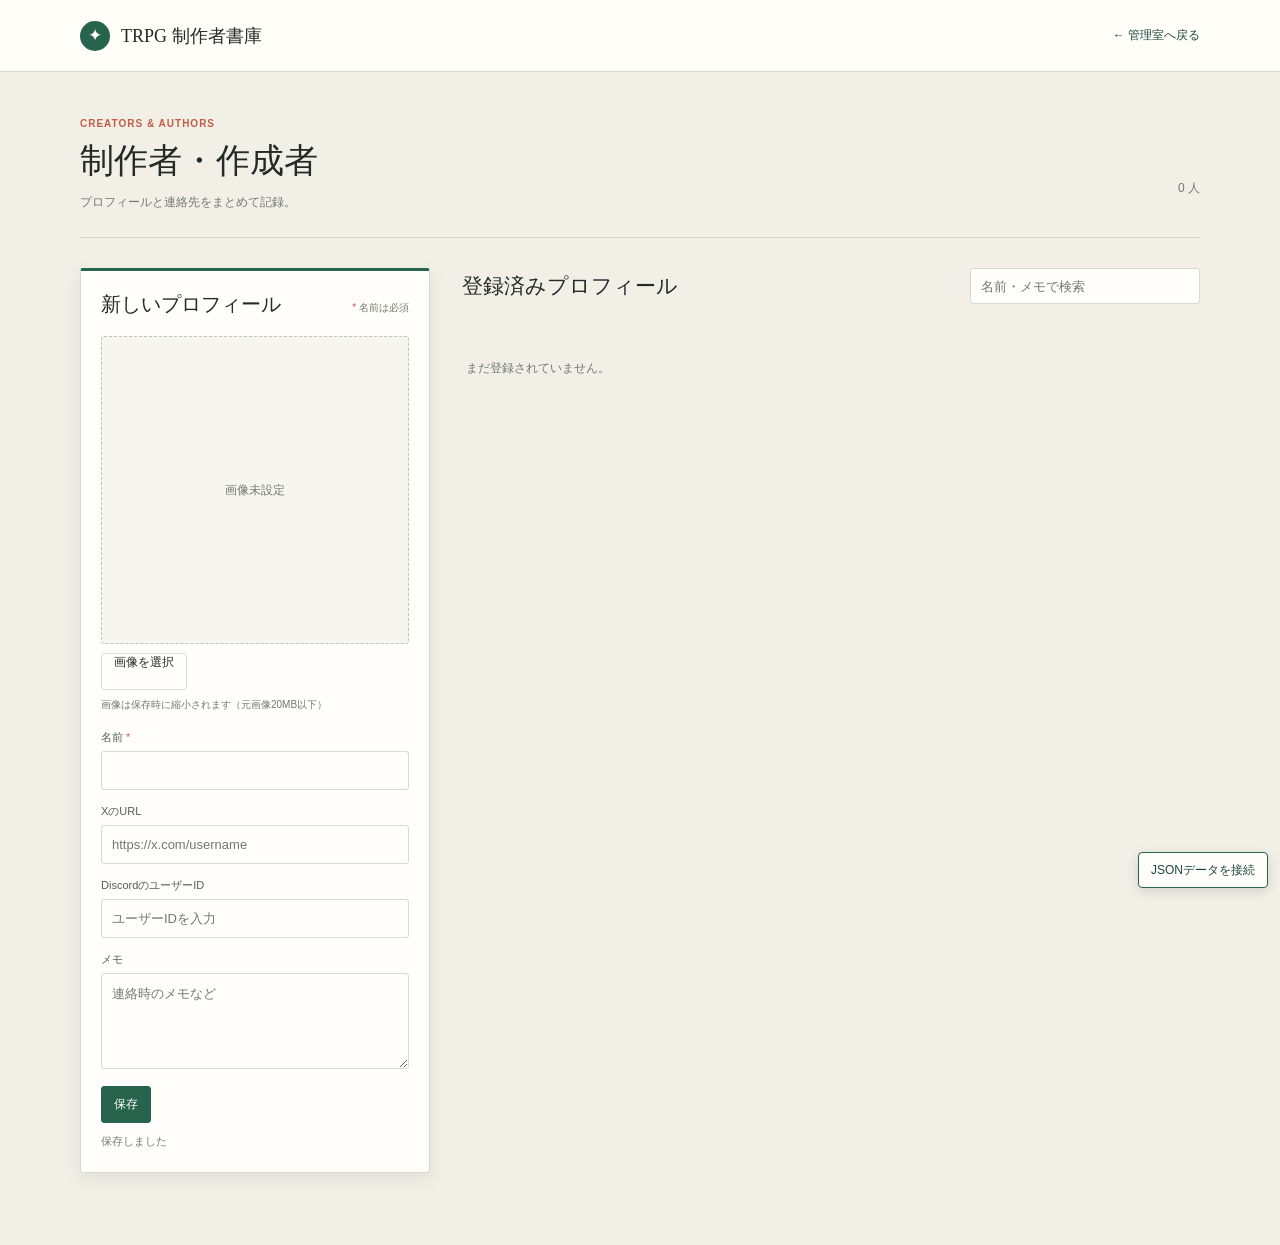
<file: TRPG制作者管理.html>
<!doctype html>
<html lang="ja">
<head>
  <meta charset="utf-8">
  <meta name="viewport" content="width=device-width, initial-scale=1">
  <meta name="theme-color" content="#f2efe7">
  <title>制作者・作成者 | TRPG</title>
  <style>
    :root {
      color-scheme: light;
      --paper: #f2efe7;
      --surface: #fffefa;
      --ink: #242a26;
      --muted: #72796f;
      --line: #deded3;
      --green: #28634e;
      --green-dark: #1c493a;
      --coral: #c15d46;
      --serif: "Yu Mincho", "Hiragino Mincho ProN", "Noto Serif JP", Georgia, serif;
      --sans: "Yu Gothic UI", "Meiryo", sans-serif;
    }
    * { box-sizing: border-box; }
    body { min-width: 320px; min-height: 100vh; margin: 0; color: var(--ink); background: var(--paper); font-family: var(--sans); }
    button, input, textarea { font: inherit; }
    button { cursor: pointer; }
    .topbar { position: sticky; top: 0; z-index: 30; min-height: 72px; display: flex; align-items: center; justify-content: space-between; gap: 18px; padding: 0 max(24px, calc((100vw - 1120px) / 2)); border-bottom: 1px solid #d9d8ce; background: rgba(255,254,250,.96); }
    .brand { display: inline-flex; align-items: center; gap: 11px; color: inherit; font: 18px var(--serif); text-decoration: none; }
    .brand-mark { width: 30px; height: 30px; display: grid; place-items: center; border-radius: 50%; color: white; background: var(--green); font: 17px Georgia, serif; }
    .home-link { color: var(--green-dark); font-size: 12px; text-decoration: none; }
    .home-link:hover { text-decoration: underline; }
    main { width: min(100% - 40px, 1120px); margin: 46px auto 72px; }
    .intro { display: flex; align-items: flex-end; justify-content: space-between; gap: 24px; padding-bottom: 24px; border-bottom: 1px solid #d6d7cc; }
    .eyebrow { margin: 0 0 9px; color: var(--coral); font-size: 10px; font-weight: 700; letter-spacing: 1px; }
    h1 { margin: 0; font: 34px/1.35 var(--serif); }
    .intro-copy { margin: 8px 0 0; color: var(--muted); font-size: 12px; line-height: 1.8; }
    .count { flex: 0 0 auto; padding-bottom: 4px; color: var(--muted); font-size: 12px; }
    .layout { display: grid; grid-template-columns: minmax(270px, 350px) minmax(0, 1fr); align-items: start; gap: 32px; padding-top: 30px; }
    .form-panel { position: sticky; top: 22px; padding: 20px; border: 1px solid #d6d9d1; border-top: 3px solid var(--green); border-radius: 3px; background: var(--surface); box-shadow: 0 6px 18px rgba(30,35,31,.08); }
    .form-heading { display: flex; align-items: baseline; justify-content: space-between; gap: 12px; margin-bottom: 18px; }
    h2 { margin: 0; font: 20px var(--serif); }
    .form-hint { color: var(--muted); font-size: 10px; }
    .image-preview { display: grid; width: 100%; aspect-ratio: 1 / 1; place-items: center; overflow: hidden; margin-bottom: 9px; border: 1px dashed #bfc6bb; border-radius: 3px; background: #f6f5ef; color: var(--muted); font-size: 12px; }
    .image-preview img { width: 100%; height: 100%; object-fit: contain; }
    .image-actions { display: flex; flex-wrap: wrap; gap: 7px; }
    .image-actions input { display: none; }
    .image-note { margin: 7px 0 0; color: var(--muted); font-size: 10px; line-height: 1.6; }
    .fields { display: grid; gap: 14px; margin-top: 17px; }
    .field { display: grid; gap: 6px; }
    .field label { color: #555e56; font-size: 11px; }
    .field input, .field textarea, .search { width: 100%; min-width: 0; border: 1px solid #d8d9cf; border-radius: 3px; outline: none; background: var(--surface); color: var(--ink); font-size: 13px; }
    .field input { height: 39px; padding: 0 10px; }
    .field textarea { min-height: 96px; padding: 9px 10px; line-height: 1.7; resize: vertical; }
    .field input:focus, .field textarea:focus, .search:focus { border-color: #70917d; box-shadow: 0 0 0 3px rgba(40,99,78,.1); }
    .form-actions { display: flex; flex-wrap: wrap; gap: 8px; margin-top: 17px; }
    .button { min-height: 37px; padding: 0 12px; border: 1px solid var(--line); border-radius: 3px; background: var(--surface); color: var(--ink); font-size: 12px; }
    .button:hover { border-color: #9eaa9e; background: #f8f8f1; }
    .button.primary { border-color: var(--green); background: var(--green); color: white; }
    .button.primary:hover { background: var(--green-dark); }
    .button.danger { color: #a54234; }
    .button:focus-visible, a:focus-visible, input:focus-visible, textarea:focus-visible { outline: 3px solid #d6aa57; outline-offset: 2px; }
    .save-state { min-height: 18px; margin: 11px 0 0; color: var(--muted); font-size: 11px; }
    .list-head { display: flex; align-items: center; justify-content: space-between; gap: 16px; margin-bottom: 14px; }
    .list-head h2 { font-size: 21px; }
    .search { max-width: 230px; height: 36px; padding: 0 10px; }
    .directory { display: grid; gap: 10px; }
    .profile { display: grid; grid-template-columns: 84px minmax(0, 1fr); align-items: start; gap: 15px; padding: 15px; border: 1px solid var(--line); border-radius: 3px; background: rgba(255,254,250,.82); box-shadow: 0 2px 6px rgba(38,53,42,.04); animation: appear .2s ease-out; }
    @keyframes appear { from { opacity: 0; transform: translateY(4px); } to { opacity: 1; transform: translateY(0); } }
    .profile-image { display: grid; width: 84px; aspect-ratio: 1; place-items: center; overflow: hidden; border: 1px solid #d8d9cf; border-radius: 3px; background: #f6f5ef; color: var(--muted); font: 27px var(--serif); }
    .profile-image img { width: 100%; height: 100%; object-fit: cover; }
    .profile-content { min-width: 0; }
    .profile-head { display: flex; align-items: flex-start; justify-content: space-between; gap: 12px; }
    .profile-head h3 { min-width: 0; margin: 0; overflow-wrap: anywhere; font: 19px/1.4 var(--serif); }
    .profile-actions { display: flex; flex: 0 0 auto; gap: 6px; }
    .profile-actions .button { min-height: 30px; padding: 0 8px; font-size: 11px; }
    .profile-meta { display: grid; gap: 8px; margin-top: 11px; }
    .meta-row { display: grid; grid-template-columns: 78px minmax(0, 1fr) auto; align-items: center; gap: 8px; min-width: 0; font-size: 12px; }
    .meta-label { color: var(--muted); }
    .meta-value { min-width: 0; overflow-wrap: anywhere; }
    .meta-value a { color: var(--green-dark); text-decoration-thickness: 1px; text-underline-offset: 2px; }
    .profile.target-profile { outline: 3px solid #d6aa57; outline-offset: 3px; }
    .copy-button { min-height: 29px; padding: 0 8px; white-space: nowrap; }
    .memo { margin: 12px 0 0; padding-top: 10px; border-top: 1px solid #e5e4db; white-space: pre-wrap; overflow-wrap: anywhere; font-size: 12px; line-height: 1.8; }
    .memo:empty { display: none; }
    .empty { padding: 28px 4px; color: var(--muted); font-size: 12px; line-height: 1.8; }
    [hidden] { display: none !important; }
    @media (max-width: 760px) {
      .topbar { min-height: 64px; padding: 0 18px; }
      .brand { font-size: 15px; }
      main { width: min(100% - 32px, 600px); margin-top: 32px; }
      .intro { align-items: flex-start; flex-direction: column; gap: 7px; }
      h1 { font-size: 29px; }
      .layout { grid-template-columns: 1fr; gap: 28px; padding-top: 22px; }
      .form-panel { position: static; }
    }
    @media (max-width: 520px) {
      .list-head { align-items: stretch; flex-direction: column; gap: 10px; }
      .search { max-width: none; }
      .profile { grid-template-columns: 62px minmax(0, 1fr); gap: 11px; padding: 12px; }
      .profile-image { width: 62px; }
      .profile-head { flex-direction: column; }
      .profile-head h3 { font-size: 17px; }
      .meta-row { grid-template-columns: 67px minmax(0, 1fr); gap: 5px; }
      .copy-button { grid-column: 2; justify-self: start; }
    }
    @media (prefers-reduced-motion: reduce) { *, *::before, *::after { animation-duration: .01ms !important; transition-duration: .01ms !important; } }
  </style>
</head>
<body>
  <script src="data-file-storage.js"></script>
  <header class="topbar">
    <a class="brand" href="index.html"><span class="brand-mark" aria-hidden="true">✦</span><span>TRPG 制作者書庫</span></a>
    <a class="home-link" href="index.html">← 管理室へ戻る</a>
  </header>
  <main>
    <section class="intro" aria-labelledby="pageTitle">
      <div>
        <p class="eyebrow">CREATORS & AUTHORS</p>
        <h1 id="pageTitle">制作者・作成者</h1>
        <p class="intro-copy">プロフィールと連絡先をまとめて記録。</p>
      </div>
      <p class="count" id="count" aria-live="polite">0 人</p>
    </section>
    <div class="layout">
      <form class="form-panel" id="profileForm">
        <div class="form-heading"><h2 id="formTitle">新しいプロフィール</h2><span class="form-hint"><span style="color:var(--coral)">*</span> 名前は必須</span></div>
        <div class="image-preview" id="imagePreview" aria-label="プロフィール画像プレビュー">画像未設定</div>
        <div class="image-actions">
          <label class="button" for="imageFile">画像を選択</label>
          <input id="imageFile" type="file" accept="image/*">
          <button class="button danger" type="button" id="removeImageButton" hidden>画像を削除</button>
        </div>
        <p class="image-note">画像は保存時に縮小されます（元画像20MB以下）</p>
        <div class="fields">
          <div class="field"><label for="name">名前 <span style="color:var(--coral)">*</span></label><input id="name" type="text" maxlength="100" autocomplete="off" required></div>
          <div class="field"><label for="xUrl">XのURL</label><input id="xUrl" type="url" maxlength="500" placeholder="https://x.com/username" autocomplete="url"></div>
          <div class="field"><label for="discordId">DiscordのユーザーID</label><input id="discordId" type="text" maxlength="100" placeholder="ユーザーIDを入力" autocomplete="off"></div>
          <div class="field"><label for="memo">メモ</label><textarea id="memo" maxlength="5000" placeholder="連絡時のメモなど"></textarea></div>
        </div>
        <div class="form-actions">
          <button class="button primary" type="submit" id="saveButton">保存</button>
          <button class="button" type="button" id="cancelButton" hidden>編集をやめる</button>
        </div>
        <p class="save-state" id="saveState" role="status" aria-live="polite">このブラウザーに保存されます</p>
      </form>
      <section aria-labelledby="listTitle">
        <div class="list-head">
          <h2 id="listTitle">登録済みプロフィール</h2>
          <input class="search" id="search" type="search" placeholder="名前・メモで検索" aria-label="プロフィールを検索">
        </div>
        <div class="directory" id="directory" aria-live="polite"></div>
      </section>
    </div>
  </main>
  <script>
    "use strict";
    const PROFILE_STORAGE_KEY = "trpg-creator-profiles";
    const CREATOR_STORAGE_KEY = "trpg-npc-creators";
    const form = document.getElementById("profileForm");
    const directory = document.getElementById("directory");
    const imageInput = document.getElementById("imageFile");
    const imagePreview = document.getElementById("imagePreview");
    const removeImageButton = document.getElementById("removeImageButton");
    const saveState = document.getElementById("saveState");
    const search = document.getElementById("search");
    let editingId = null;
    let currentImage = "";
    let profiles = loadProfiles();

    function makeId() {
      return globalThis.crypto?.randomUUID?.() || `${Date.now()}-${Math.random().toString(36).slice(2)}`;
    }

    function readArray(key) {
      try {
        const value = JSON.parse(localStorage.getItem(key) || "[]");
        return Array.isArray(value) ? value : [];
      } catch {
        return [];
      }
    }

    function loadProfiles() {
      const saved = localStorage.getItem(PROFILE_STORAGE_KEY);
      if (saved !== null) {
        try {
          const parsed = JSON.parse(saved);
          return Array.isArray(parsed) ? parsed.filter(profile => profile && typeof profile.name === "string").map(profile => ({
            id: String(profile.id || makeId()),
            name: profile.name,
            image: typeof profile.image === "string" ? profile.image : "",
            xUrl: typeof profile.xUrl === "string" ? profile.xUrl : "",
            discordId: typeof profile.discordId === "string" ? profile.discordId : "",
            memo: typeof profile.memo === "string" ? profile.memo : "",
          })) : [];
        } catch {
          return [];
        }
      }
      return readArray(CREATOR_STORAGE_KEY)
        .filter(name => typeof name === "string" && name.trim())
        .map(name => ({ id: makeId(), name: name.trim(), image: "", xUrl: "", discordId: "", memo: "" }));
    }

    function persist(nextProfiles) {
      const names = [...new Set(nextProfiles.map(profile => profile.name.trim()).filter(Boolean))];
      try {
        localStorage.setItem(PROFILE_STORAGE_KEY, JSON.stringify(nextProfiles));
        localStorage.setItem(CREATOR_STORAGE_KEY, JSON.stringify(names));
        profiles = nextProfiles;
        saveState.textContent = "保存しました";
        return true;
      } catch {
        saveState.textContent = "保存できませんでした。画像のサイズを小さくしてお試しください。";
        return false;
      }
    }

    function renameNpcCreator(previousName, nextName) {
      if (!previousName || previousName === nextName) return Promise.resolve();
      return new Promise((resolve, reject) => {
        const request = indexedDB.open("trpg-npc-library");
        request.onerror = () => reject(request.error);
        request.onsuccess = () => {
          const database = request.result;
          if (!database.objectStoreNames.contains("npcs")) {
            database.close();
            resolve();
            return;
          }
          const transaction = database.transaction("npcs", "readwrite");
          const store = transaction.objectStore("npcs");
          const readRequest = store.getAll();
          readRequest.onsuccess = () => {
            readRequest.result.forEach(npc => {
              if (npc.fields?.creator !== previousName) return;
              npc.fields.creator = nextName;
              store.put(npc);
            });
          };
          readRequest.onerror = () => transaction.abort();
          transaction.oncomplete = () => { database.close(); resolve(); };
          transaction.onerror = () => { database.close(); reject(transaction.error); };
          transaction.onabort = () => { database.close(); reject(transaction.error || new Error("NPCの制作者名を更新できませんでした")); };
        };
      });
    }

    function escapeHtml(value) {
      return String(value).replace(/[&<>"']/g, character => ({ "&": "&amp;", "<": "&lt;", ">": "&gt;", "\"": "&quot;", "'": "&#39;" })[character]);
    }

    function renderImage() {
      imagePreview.innerHTML = currentImage ? `<img src="${escapeHtml(currentImage)}" alt="プロフィール画像">` : "画像未設定";
      removeImageButton.hidden = !currentImage;
    }

    function renderProfiles() {
      const query = search.value.trim().toLocaleLowerCase("ja");
      const visible = profiles
        .filter(profile => `${profile.name} ${profile.memo} ${profile.discordId}`.toLocaleLowerCase("ja").includes(query))
        .sort((left, right) => left.name.localeCompare(right.name, "ja"));
      document.getElementById("count").textContent = `${profiles.length} 人`;
      if (!visible.length) {
        directory.innerHTML = `<p class="empty">${profiles.length ? "検索条件に合うプロフィールはありません。" : "まだ登録されていません。"}</p>`;
        return;
      }
      directory.innerHTML = visible.map(profile => `
        <article class="profile" id="profile-${escapeHtml(profile.id)}" data-profile-name="${escapeHtml(profile.name)}">
          <div class="profile-image">${profile.image ? `<img src="${escapeHtml(profile.image)}" alt="">` : escapeHtml(profile.name.slice(0, 1))}</div>
          <div class="profile-content">
            <div class="profile-head">
              <h3>${escapeHtml(profile.name)}</h3>
              <div class="profile-actions">
                <button class="button" type="button" data-action="edit" data-id="${escapeHtml(profile.id)}">編集</button>
                <button class="button danger" type="button" data-action="delete" data-id="${escapeHtml(profile.id)}">削除</button>
              </div>
            </div>
            <div class="profile-meta">
              <div class="meta-row"><span class="meta-label">X</span><span class="meta-value">${profile.xUrl ? `<a href="${escapeHtml(profile.xUrl)}" target="_blank" rel="noopener noreferrer">${escapeHtml(profile.xUrl)}</a>` : "未登録"}</span></div>
              <div class="meta-row"><span class="meta-label">Discord ID</span><span class="meta-value">${profile.discordId ? escapeHtml(profile.discordId) : "未登録"}</span>${profile.discordId ? `<button class="button copy-button" type="button" data-action="copy" data-id="${escapeHtml(profile.id)}">コピー</button>` : ""}</div>
            </div>
            <p class="memo">${escapeHtml(profile.memo)}</p>
          </div>
        </article>`).join("");
    }

    function resetForm() {
      form.reset();
      editingId = null;
      currentImage = "";
      document.getElementById("formTitle").textContent = "新しいプロフィール";
      document.getElementById("saveButton").textContent = "保存";
      document.getElementById("cancelButton").hidden = true;
      imageInput.value = "";
      renderImage();
    }

    function readResizedImage(file) {
      return new Promise((resolve, reject) => {
        const reader = new FileReader();
        reader.onerror = () => reject(new Error("画像を読み込めませんでした。"));
        reader.onload = () => {
          const image = new Image();
          image.onerror = () => reject(new Error("画像を開けませんでした。"));
          image.onload = () => {
            const scale = Math.min(1, 700 / Math.max(image.naturalWidth, image.naturalHeight));
            const canvas = document.createElement("canvas");
            canvas.width = Math.max(1, Math.round(image.naturalWidth * scale));
            canvas.height = Math.max(1, Math.round(image.naturalHeight * scale));
            const context = canvas.getContext("2d");
            context.fillStyle = "#ffffff";
            context.fillRect(0, 0, canvas.width, canvas.height);
            context.drawImage(image, 0, 0, canvas.width, canvas.height);
            resolve(canvas.toDataURL("image/jpeg", 0.82));
          };
          image.src = reader.result;
        };
        reader.readAsDataURL(file);
      });
    }

    form.addEventListener("submit", async event => {
      event.preventDefault();
      const name = document.getElementById("name").value.trim();
      const duplicate = profiles.some(profile => profile.name.toLocaleLowerCase("ja") === name.toLocaleLowerCase("ja") && profile.id !== editingId);
      if (duplicate) {
        saveState.textContent = "同じ名前のプロフィールがすでにあります。";
        document.getElementById("name").focus();
        return;
      }
      const profile = {
        id: editingId || makeId(),
        name,
        image: currentImage,
        xUrl: document.getElementById("xUrl").value.trim(),
        discordId: document.getElementById("discordId").value.trim(),
        memo: document.getElementById("memo").value.trim(),
      };
      const nextProfiles = editingId ? profiles.map(item => item.id === editingId ? profile : item) : [...profiles, profile];
      const previousName = profiles.find(item => item.id === editingId)?.name || "";
      if (previousName && previousName !== name) {
        try {
          await renameNpcCreator(previousName, name);
        } catch (error) {
          saveState.textContent = `NPCの制作者名を更新できませんでした: ${error.message}`;
          return;
        }
      }
      if (persist(nextProfiles)) {
        resetForm();
        renderProfiles();
      }
    });

    imageInput.addEventListener("change", async () => {
      const file = imageInput.files?.[0];
      if (!file) return;
      if (file.size > 20 * 1024 * 1024) {
        saveState.textContent = "20MB以下の画像を選択してください。";
        imageInput.value = "";
        return;
      }
      try {
        currentImage = await readResizedImage(file);
        renderImage();
        saveState.textContent = "画像を読み込みました";
      } catch (error) {
        saveState.textContent = error.message;
      }
    });

    removeImageButton.addEventListener("click", () => {
      currentImage = "";
      imageInput.value = "";
      renderImage();
    });
    document.getElementById("cancelButton").addEventListener("click", resetForm);
    search.addEventListener("input", renderProfiles);

    function openLinkedProfile() {
      const linkedName = new URLSearchParams(location.search).get("name");
      if (!linkedName) return;
      const profile = profiles.find(item => item.name === linkedName);
      if (profile) {
        search.value = profile.name;
        renderProfiles();
        const target = document.getElementById(`profile-${CSS.escape(profile.id)}`);
        if (target) {
          target.classList.add("target-profile");
          requestAnimationFrame(() => target.scrollIntoView({ behavior: "smooth", block: "center" }));
        }
        return;
      }
      document.getElementById("name").value = linkedName;
      saveState.textContent = "プロフィール未登録です。名前を引き継いで新規登録できます。";
    }

    async function copyText(value) {
      try {
        await navigator.clipboard.writeText(value);
        saveState.textContent = "Discord IDをコピーしました";
      } catch {
        const temporary = document.createElement("textarea");
        temporary.value = value;
        temporary.style.position = "fixed";
        temporary.style.opacity = "0";
        document.body.append(temporary);
        temporary.select();
        const copied = document.execCommand("copy");
        temporary.remove();
        saveState.textContent = copied ? "Discord IDをコピーしました" : "コピーできませんでした";
      }
    }

    directory.addEventListener("click", event => {
      const button = event.target.closest("button[data-action]");
      if (!button) return;
      const profile = profiles.find(item => item.id === button.dataset.id);
      if (!profile) return;
      if (button.dataset.action === "copy") {
        copyText(profile.discordId);
      } else if (button.dataset.action === "edit") {
        editingId = profile.id;
        currentImage = profile.image;
        document.getElementById("name").value = profile.name;
        document.getElementById("xUrl").value = profile.xUrl;
        document.getElementById("discordId").value = profile.discordId;
        document.getElementById("memo").value = profile.memo;
        document.getElementById("formTitle").textContent = "プロフィールを編集";
        document.getElementById("saveButton").textContent = "変更を保存";
        document.getElementById("cancelButton").hidden = false;
        renderImage();
        document.getElementById("name").focus();
        form.scrollIntoView({ behavior: "smooth", block: "start" });
      } else if (button.dataset.action === "delete" && confirm(`「${profile.name}」を削除しますか？`)) {
        const nextProfiles = profiles.filter(item => item.id !== profile.id);
        if (persist(nextProfiles)) {
          if (editingId === profile.id) resetForm();
          renderProfiles();
        }
      }
    });

    if (localStorage.getItem(PROFILE_STORAGE_KEY) === null) persist(profiles);
    renderImage();
    renderProfiles();
    openLinkedProfile();
  </script>
</body>
</html>
</file>
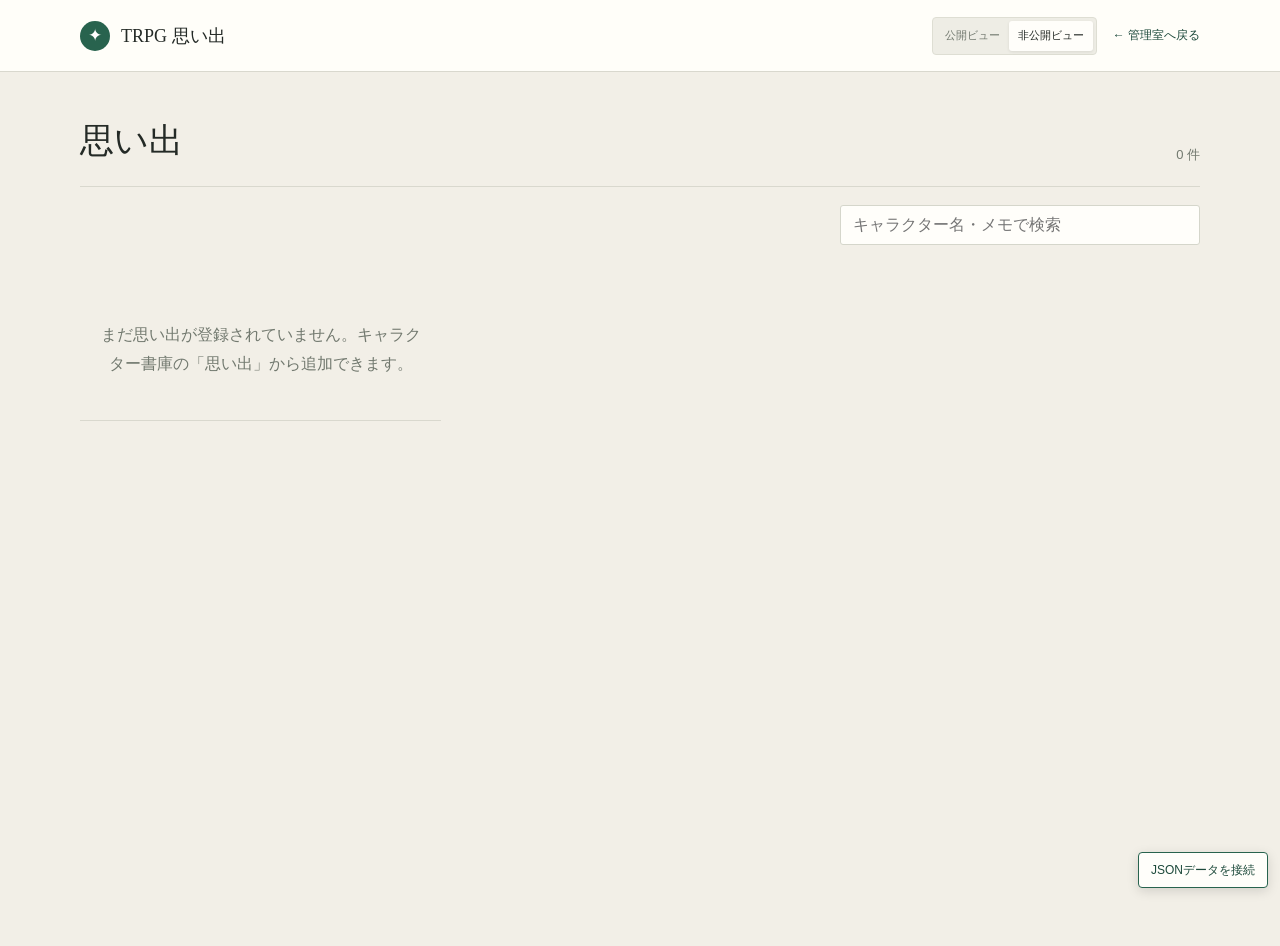
<file: TRPG思い出.html>
<!doctype html>
<html lang="ja">
<head>
  <meta charset="utf-8">
  <meta name="viewport" content="width=device-width, initial-scale=1">
  <meta name="theme-color" content="#f2efe7">
  <title>思い出 | TRPG</title>
  <link rel="stylesheet" href="view-mode.css">
  <style>
    :root {
      color-scheme: light;
      --paper: #f2efe7;
      --surface: #fffefa;
      --ink: #242a26;
      --muted: #72796f;
      --green: #28634e;
      --line: #d9d8ce;
      --serif: "Yu Mincho", "Hiragino Mincho ProN", "Noto Serif JP", Georgia, serif;
      --sans: "Yu Gothic UI", "Meiryo", sans-serif;
    }
    * { box-sizing: border-box; }
    body { min-width: 320px; min-height: 100vh; margin: 0; color: var(--ink); background: var(--paper); font-family: var(--sans); }
    .topbar { position: sticky; top: 0; z-index: 30; min-height: 72px; display: flex; align-items: center; justify-content: space-between; gap: 18px; padding: 0 max(24px, calc((100vw - 1120px) / 2)); border-bottom: 1px solid #d9d8ce; background: rgba(255,254,250,.96); }
    .brand { display: inline-flex; align-items: center; gap: 11px; color: inherit; font: 18px var(--serif); text-decoration: none; }
    .brand-mark { width: 30px; height: 30px; display: grid; place-items: center; border-radius: 50%; color: white; background: var(--green); font: 17px Georgia, serif; }
    .home-link { color: #1c493a; font-size: 12px; text-decoration: none; }
    .home-link:hover { text-decoration: underline; }
    main { width: min(100% - 40px, 1120px); min-height: calc(100vh - 72px); margin: 46px auto 0; padding-bottom: 64px; }
    .page-heading { display: flex; align-items: end; justify-content: space-between; gap: 20px; padding-bottom: 22px; border-bottom: 1px solid var(--line); }
    h1 { margin: 0; font: 34px/1.35 var(--serif); }
    .memory-count { color: var(--muted); font-size: 13px; white-space: nowrap; }
    .toolbar { display: flex; justify-content: flex-end; padding: 18px 0; }
    .search { width: min(100%, 360px); height: 40px; padding: 0 12px; border: 1px solid #d5d6cb; border-radius: 3px; outline: none; background: var(--surface); color: var(--ink); font: inherit; }
    .search:focus { border-color: #70917d; box-shadow: 0 0 0 3px rgba(40,99,78,.1); }
    .memory-grid { display: grid; grid-template-columns: repeat(auto-fill, minmax(min(100%, 290px), 1fr)); gap: 18px; }
    .memory-card { min-width: 0; overflow: hidden; border: 1px solid #d6d9d1; border-radius: 3px; background: var(--surface); animation: appear .24s ease-out both; }
    .memory-image { display: block; width: 100%; aspect-ratio: 4 / 3; object-fit: cover; background: #e7e8df; }
    .memory-placeholder { display: grid; place-items: center; aspect-ratio: 4 / 3; color: var(--muted); background: #e7e8df; font: 28px var(--serif); }
    .memory-body { padding: 15px 16px 17px; }
    .memory-meta { display: flex; align-items: center; justify-content: space-between; gap: 10px; }
    .character-name { min-width: 0; overflow-wrap: anywhere; color: var(--green); font-size: 13px; font-weight: 700; }
    .secret-mark { flex: 0 0 auto; padding: 3px 6px; border: 1px solid #d9b8a9; color: #984f3f; font-size: 10px; }
    .memory-note { margin: 11px 0 0; overflow-wrap: anywhere; white-space: pre-wrap; font: 14px/1.8 var(--sans); }
    .memory-note.empty { color: var(--muted); font-size: 12px; }
    .memory-related { margin: 11px 0 0; padding-top: 10px; border-top: 1px solid #e6e6dd; color: var(--muted); font-size: 11px; line-height: 1.7; overflow-wrap: anywhere; }
    .empty-state { padding: 42px 18px; border-bottom: 1px solid var(--line); color: var(--muted); text-align: center; line-height: 1.8; }
    @keyframes appear { from { opacity: 0; transform: translateY(5px); } to { opacity: 1; transform: translateY(0); } }
    a:focus-visible { outline: 3px solid #d6aa57; outline-offset: 3px; }
    @media (max-width: 760px) {
      .topbar { min-height: 64px; padding: 0 18px; }
      .brand { font-size: 15px; }
      main { width: min(100% - 32px, 600px); margin-top: 32px; }
      h1 { font-size: 29px; }
      .page-heading { align-items: start; flex-direction: column; gap: 5px; }
      .toolbar { justify-content: stretch; }
      .search { width: 100%; }
    }
  </style>
</head>
<body>
  <script src="data-file-storage.js"></script>
  <header class="topbar">
    <a class="brand" href="index.html"><span class="brand-mark" aria-hidden="true">✦</span><span>TRPG 思い出</span></a>
    <div style="display:flex;align-items:center;gap:16px">
      <div class="audience-switch" role="group" aria-label="表示モード">
        <button type="button" data-audience-mode="public" aria-pressed="false">公開ビュー</button>
        <button type="button" data-audience-mode="private" aria-pressed="true">非公開ビュー</button>
      </div>
      <a class="home-link" href="index.html">← 管理室へ戻る</a>
    </div>
  </header>
  <main>
    <div class="page-heading">
      <h1>思い出</h1>
      <span class="memory-count" id="memoryCount" aria-live="polite">読み込み中...</span>
    </div>
    <div class="toolbar"><input class="search" id="memorySearch" type="search" placeholder="キャラクター名・メモで検索" aria-label="キャラクター名・メモで検索"></div>
    <section class="memory-grid" id="memoryList" aria-live="polite"><p class="empty-state">キャラクターの思い出を読み込んでいます。</p></section>
  </main>
  <script>
    const databaseName = "trpg-character-library";
    const memoryList = document.getElementById("memoryList");
    const memoryCount = document.getElementById("memoryCount");
    const memorySearch = document.getElementById("memorySearch");
    let memories = [];

    function escapeHtml(value) {
      return String(value ?? "").replace(/[&<>"']/g, character => ({ "&": "&amp;", "<": "&lt;", ">": "&gt;", "\"": "&quot;", "'": "&#39;" })[character]);
    }

    async function readCharacters() {
      if (typeof indexedDB.databases === "function") {
        const databases = await indexedDB.databases();
        if (!databases.some(item => item.name === databaseName)) return [];
      }
      const database = await new Promise((resolve, reject) => {
        const request = indexedDB.open(databaseName);
        request.onupgradeneeded = () => request.transaction.abort();
        request.onsuccess = () => resolve(request.result);
        request.onerror = () => request.error?.name === "AbortError" ? resolve(null) : reject(request.error);
      });
      if (!database || !database.objectStoreNames.contains("characters")) {
        database?.close();
        return [];
      }
      return new Promise((resolve, reject) => {
        const transaction = database.transaction("characters", "readonly");
        const read = transaction.objectStore("characters").getAll();
        read.onsuccess = () => resolve(read.result);
        read.onerror = () => reject(read.error);
        transaction.oncomplete = () => database.close();
        transaction.onabort = () => database.close();
      });
    }

    function collectMemories(characters) {
      const byId = new Map(characters.map(character => [character.id, character]));
      const collected = new Map();
      characters.forEach(character => {
        (character.fields?.memories || []).forEach((memory, index) => {
          const sourceCharacter = memory.sharedSourceCharacterId ? byId.get(memory.sharedSourceCharacterId) : character;
          const sourceMemory = sourceCharacter?.fields?.memories?.find(item => item.id === memory.sharedMemoryId) || memory;
          if (!String(sourceMemory.note || "").trim() && !sourceMemory.image) return;
          const owner = sourceCharacter || character;
          const key = `${owner.id}:${sourceMemory.id || `${character.id}:${index}`}`;
          if (collected.has(key)) return;
          const sharedIds = sourceMemory.sharedWithCharacterIds || [];
          const sharedNames = sharedIds.map(id => byId.get(id)?.fields?.name).filter(Boolean);
          const relatedNames = (sourceMemory.relatedPeople || []).map(id => owner.relationships?.find(person => person.id === id)?.name).filter(Boolean);
          collected.set(key, {
            characterName: owner.fields?.name || "名前未設定",
            image: sourceMemory.image || "",
            note: sourceMemory.note || "",
            secret: Boolean(sourceMemory.secret),
            relatedNames,
            sharedNames
          });
        });
      });
      return [...collected.values()].sort((left, right) => left.characterName.localeCompare(right.characterName, "ja"));
    }

    function renderMemories() {
      const query = memorySearch.value.trim().toLocaleLowerCase();
      const filtered = memories.filter(memory => [memory.characterName, memory.note, ...memory.relatedNames, ...memory.sharedNames].join(" ").toLocaleLowerCase().includes(query));
      memoryCount.textContent = query ? `${filtered.length} / ${memories.length} 件` : `${memories.length} 件`;
      if (!filtered.length) {
        memoryList.innerHTML = `<p class="empty-state">${memories.length ? "検索条件に一致する思い出はありません。" : "まだ思い出が登録されていません。キャラクター書庫の「思い出」から追加できます。"}</p>`;
        return;
      }
      memoryList.innerHTML = filtered.map(memory => `<article class="memory-card">${memory.image ? `<img class="memory-image" src="${escapeHtml(memory.image)}" alt="${escapeHtml(memory.characterName)}の思い出" loading="lazy">` : `<div class="memory-placeholder" aria-hidden="true">✦</div>`}<div class="memory-body"><div class="memory-meta"><span class="character-name">${escapeHtml(memory.characterName)}</span>${memory.secret ? `<span class="secret-mark">秘匿</span>` : ""}</div><p class="memory-note ${memory.note ? "" : "empty"}">${escapeHtml(memory.note || "メモはありません")}</p>${memory.relatedNames.length ? `<p class="memory-related">関係する人: ${memory.relatedNames.map(escapeHtml).join("、")}</p>` : ""}${memory.sharedNames.length ? `<p class="memory-related">共有先: ${memory.sharedNames.map(escapeHtml).join("、")}</p>` : ""}</div></article>`).join("");
    }

    memorySearch.addEventListener("input", renderMemories);
    readCharacters().then(characters => {
      memories = collectMemories(characters);
      renderMemories();
    }).catch(error => {
      memoryCount.textContent = "読み込み失敗";
      memoryList.innerHTML = `<p class="empty-state">思い出を読み込めませんでした。キャラクター書庫を開けるブラウザーで再読み込みしてください。<br>${escapeHtml(error.message)}</p>`;
    });
  </script>
  <script src="view-mode.js"></script>
</body>
</html>
</file>
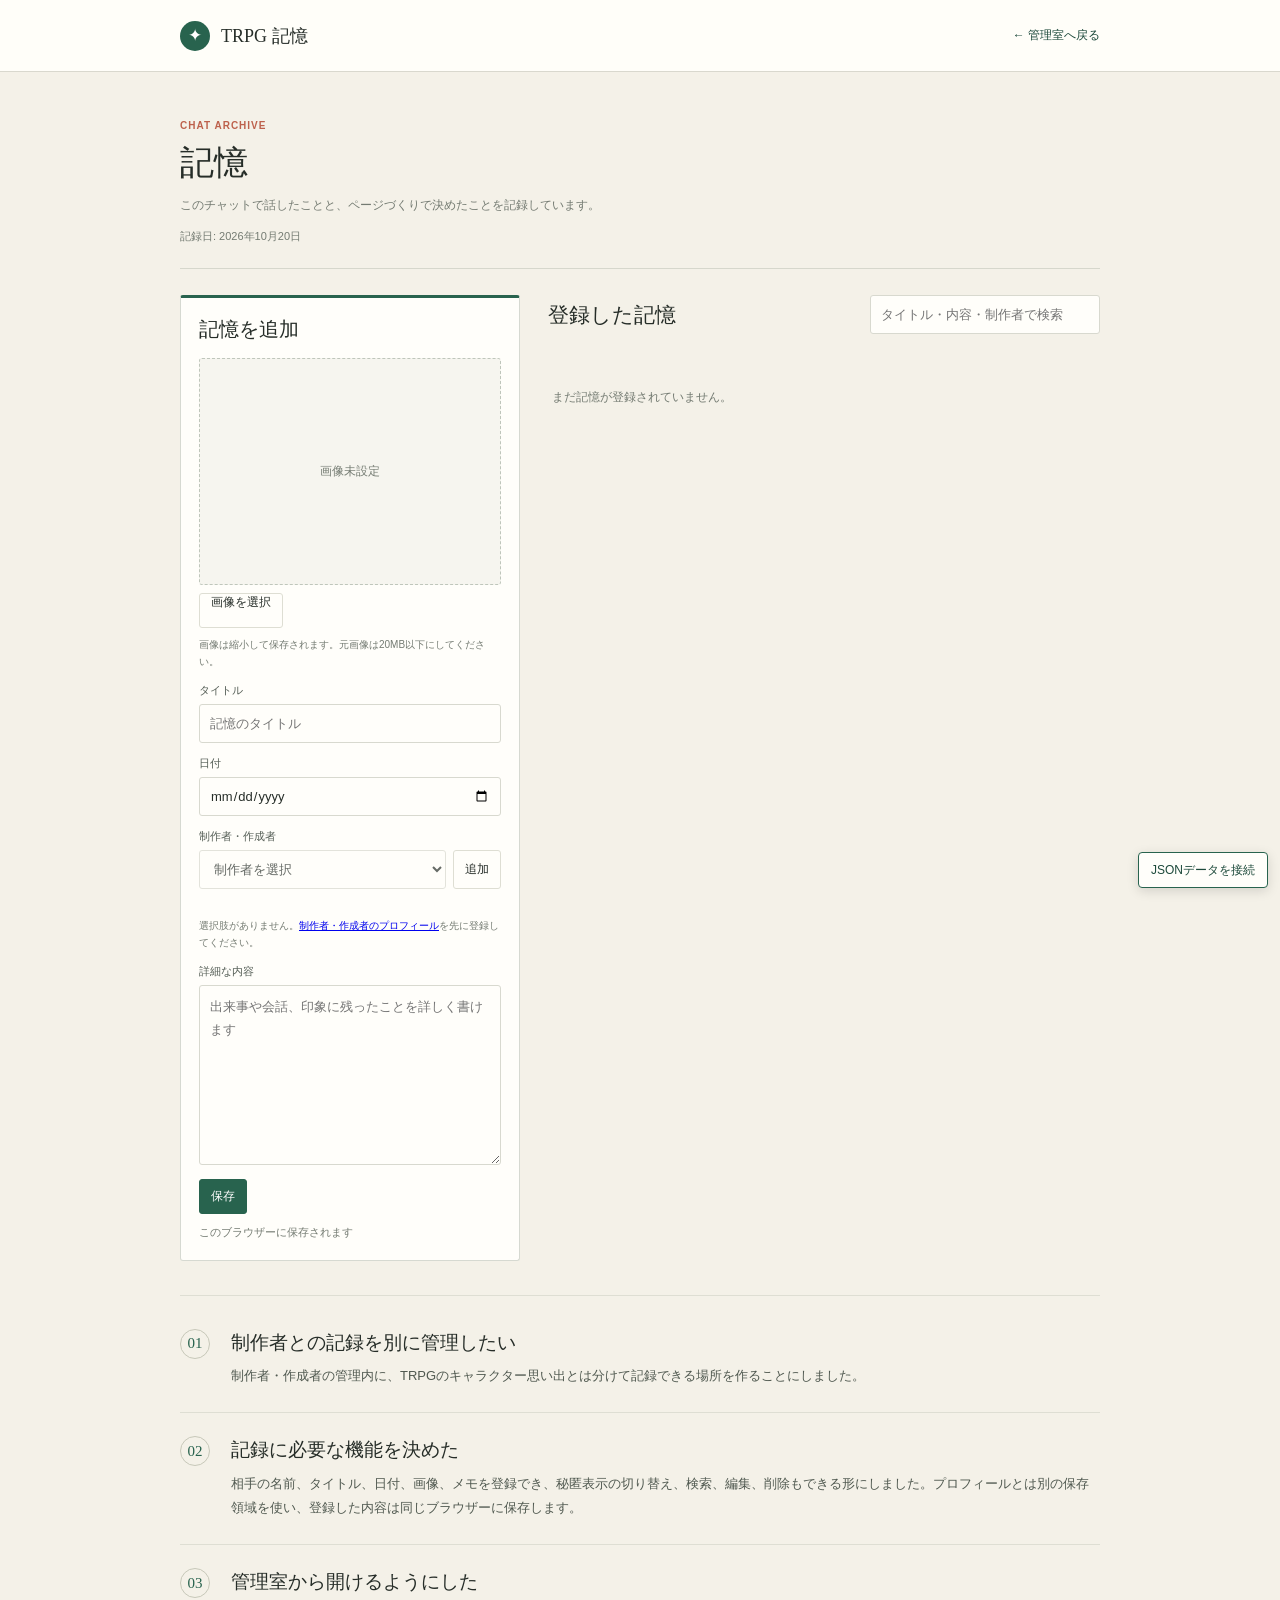
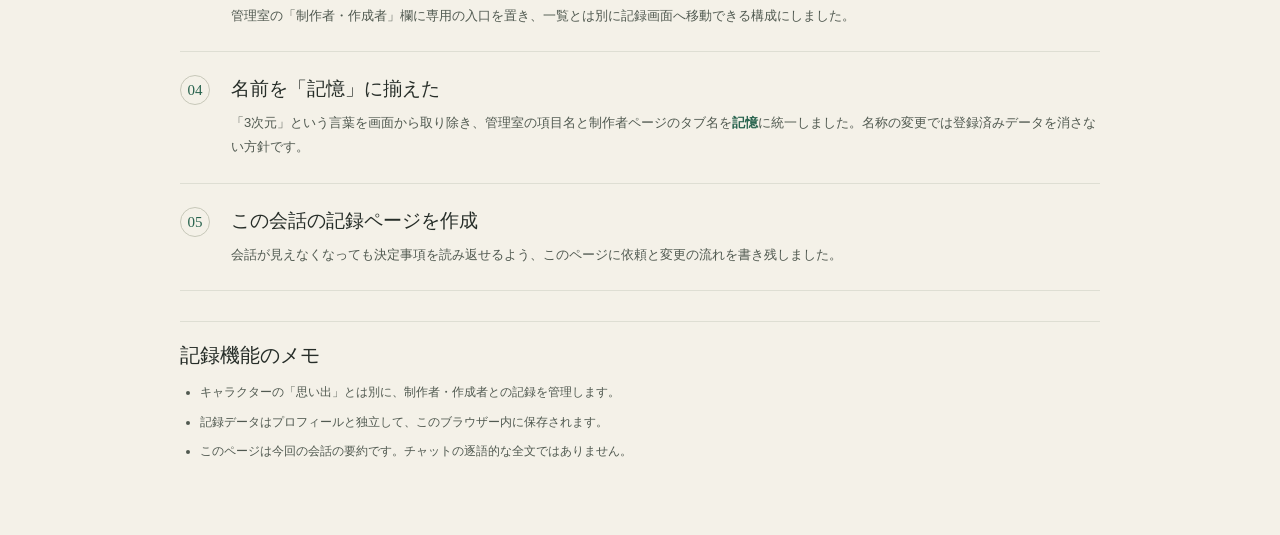
<file: TRPG記憶.html>
<!doctype html>
<html lang="ja">
<head>
  <meta charset="utf-8">
  <meta name="viewport" content="width=device-width, initial-scale=1">
  <meta name="theme-color" content="#f4f1e8">
  <title>記憶 | TRPG</title>
  <style>
    :root {
      color-scheme: light;
      --paper: #f4f1e8;
      --surface: #fffefa;
      --ink: #262d28;
      --muted: #747b72;
      --line: #deded3;
      --green: #28634e;
      --coral: #bd614c;
      --serif: "Yu Mincho", "Hiragino Mincho ProN", "Noto Serif JP", Georgia, serif;
      --sans: "Yu Gothic UI", "Meiryo", sans-serif;
    }
    * { box-sizing: border-box; }
    body { min-width: 320px; min-height: 100vh; margin: 0; color: var(--ink); background: var(--paper); font-family: var(--sans); }
    .topbar { position: sticky; top: 0; z-index: 30; min-height: 72px; display: flex; align-items: center; justify-content: space-between; gap: 18px; padding: 0 max(24px, calc((100vw - 920px) / 2)); border-bottom: 1px solid #d9d8ce; background: rgba(255,254,250,.96); }
    .brand { display: inline-flex; align-items: center; gap: 11px; color: inherit; font: 18px var(--serif); text-decoration: none; }
    .brand-mark { width: 30px; height: 30px; display: grid; place-items: center; border-radius: 50%; color: white; background: var(--green); font: 17px Georgia, serif; }
    .home-link { color: #1c493a; font-size: 12px; text-decoration: none; }
    main { width: min(100% - 40px, 920px); margin: 48px auto 72px; }
    .intro { padding-bottom: 24px; border-bottom: 1px solid #d6d7cc; }
    .eyebrow { margin: 0 0 9px; color: var(--coral); font-size: 10px; font-weight: 700; letter-spacing: 1px; }
    h1 { margin: 0; font: 34px/1.35 var(--serif); }
    .intro-copy { margin: 9px 0 0; color: var(--muted); font-size: 12px; line-height: 1.8; }
    .record-date { margin: 13px 0 0; color: var(--muted); font-size: 11px; }
    .timeline { margin: 10px 0 0; padding: 0; list-style: none; }
    .entry { display: grid; grid-template-columns: 34px minmax(0, 1fr); gap: 17px; padding: 23px 0; border-bottom: 1px solid var(--line); }
    .entry-mark { display: grid; width: 30px; height: 30px; place-items: center; border: 1px solid #c7c8b9; border-radius: 50%; color: var(--green); font: 15px var(--serif); }
    .entry h2 { margin: 0; font: 19px/1.5 var(--serif); }
    .entry p { margin: 7px 0 0; color: #505950; font-size: 13px; line-height: 1.9; }
    .entry strong { color: var(--green); font-weight: 700; }
    .details { margin-top: 30px; padding-top: 20px; border-top: 1px solid var(--line); }
    .details h2 { margin: 0; font: 20px var(--serif); }
    .details ul { display: grid; gap: 8px; margin: 13px 0 0; padding-left: 20px; color: #505950; font-size: 12px; line-height: 1.8; }
    button, input, textarea, select { font: inherit; }
    button { cursor: pointer; }
    .memory-manager { display: grid; grid-template-columns: minmax(270px, 340px) minmax(0, 1fr); align-items: start; gap: 28px; padding: 26px 0 34px; border-bottom: 1px solid var(--line); }
    .memory-form { position: sticky; top: 20px; padding: 18px; border: 1px solid #d6d9d1; border-top: 3px solid var(--green); border-radius: 3px; background: var(--surface); }
    .form-heading { margin: 0 0 15px; font: 20px var(--serif); }
    .field { display: grid; gap: 6px; margin-top: 13px; }
    .field label { color: #555e56; font-size: 11px; }
    .field input, .field textarea, .field select, .memory-search { width: 100%; min-width: 0; border: 1px solid #d8d9cf; border-radius: 3px; outline: none; background: var(--surface); color: var(--ink); font-size: 13px; }
    .field input, .field select, .memory-search { height: 39px; padding: 0 10px; }
    .field textarea { min-height: 180px; padding: 9px 10px; line-height: 1.8; resize: vertical; }
    .field input:focus, .field textarea:focus, .field select:focus, .memory-search:focus { border-color: #70917d; box-shadow: 0 0 0 3px rgba(40,99,78,.1); }
    .image-preview { display: grid; width: 100%; aspect-ratio: 4 / 3; place-items: center; overflow: hidden; border: 1px dashed #bfc6bb; border-radius: 3px; background: #f6f5ef; color: var(--muted); font-size: 12px; }
    .image-preview img { width: 100%; height: 100%; object-fit: contain; }
    .image-controls { display: flex; flex-wrap: wrap; gap: 7px; margin-top: 8px; }
    .image-controls input { display: none; }
    .button { min-height: 35px; padding: 0 11px; border: 1px solid var(--line); border-radius: 3px; background: var(--surface); color: var(--ink); font-size: 12px; }
    .button:hover { border-color: #9eaa9e; background: #f8f8f1; }
    .button.primary { border-color: var(--green); background: var(--green); color: white; }
    .button.primary:hover { background: #1c493a; }
    .button.danger { color: #a54234; }
    .form-actions, .record-actions { display: flex; flex-wrap: wrap; gap: 7px; margin-top: 14px; }
    .save-state { min-height: 18px; margin: 10px 0 0; color: var(--muted); font-size: 11px; line-height: 1.6; }
    .creator-preview { display: flex; align-items: center; gap: 9px; min-height: 42px; margin-top: 8px; color: var(--muted); font-size: 11px; }
    .creator-avatar { display: grid; width: 36px; height: 36px; flex: 0 0 auto; place-items: center; overflow: hidden; border: 1px solid #d8d9cf; border-radius: 50%; background: #f6f5ef; color: var(--green); font: 15px var(--serif); }
    .creator-avatar img { width: 100%; height: 100%; object-fit: cover; }
    .creator-picker { display: flex; gap: 7px; }
    .creator-picker select { flex: 1; }
    .creator-selection { display: flex; flex-wrap: wrap; gap: 7px; margin-top: 8px; }
    .creator-chip { display: inline-flex; align-items: center; gap: 7px; padding: 4px 6px 4px 4px; border: 1px solid var(--line); border-radius: 20px; background: var(--surface); color: var(--ink); font-size: 11px; }
    .creator-chip .creator-avatar { width: 25px; height: 25px; font-size: 11px; }
    .creator-chip button { width: 22px; height: 22px; padding: 0; border: 0; border-radius: 50%; background: transparent; color: var(--muted); font-size: 16px; line-height: 1; }
    .creator-chip button:hover { background: #f0eee6; color: var(--ink); }
    .memory-list-head { display: flex; align-items: center; justify-content: space-between; gap: 12px; margin-bottom: 13px; }
    .memory-list-head h2 { margin: 0; font: 21px var(--serif); }
    .memory-search { max-width: 230px; }
    .memory-list { display: grid; gap: 10px; }
    .record-card { overflow: hidden; border: 1px solid var(--line); border-radius: 3px; background: rgba(255,254,250,.88); }
    .record-image { display: block; width: 100%; max-height: 340px; aspect-ratio: 16 / 9; object-fit: cover; background: #e7e8df; }
    .record-body { padding: 14px 15px 15px; }
    .record-head { display: flex; align-items: flex-start; justify-content: space-between; gap: 12px; }
    .record-title { margin: 0; overflow-wrap: anywhere; font: 18px/1.5 var(--serif); }
    .record-meta { display: flex; flex-wrap: wrap; align-items: center; gap: 8px; margin-top: 8px; color: var(--muted); font-size: 11px; }
    .record-creator { display: inline-flex; align-items: center; gap: 6px; color: var(--green); }
    .record-creator .creator-avatar { width: 25px; height: 25px; font-size: 11px; }
    .record-details-toggle { margin-top: 12px; border-top: 1px solid var(--line); }
    .record-details-toggle summary { padding-top: 10px; color: var(--green); font-size: 12px; cursor: pointer; }
    .record-details { margin: 8px 0 0; white-space: pre-wrap; overflow-wrap: anywhere; color: #3d463f; font-size: 13px; line-height: 1.9; }
    .record-actions { margin-top: 0; flex: 0 0 auto; }
    .record-actions .button { min-height: 30px; padding: 0 8px; font-size: 11px; }
    .empty-state { padding: 28px 4px; color: var(--muted); font-size: 12px; line-height: 1.8; }
    .record-note { margin: 8px 0 0; color: var(--muted); font-size: 10px; line-height: 1.7; }
    [hidden] { display: none !important; }
    a:focus-visible, button:focus-visible, input:focus-visible, textarea:focus-visible, select:focus-visible { outline: 3px solid #d6aa57; outline-offset: 2px; }
    @media (max-width: 640px) {
      .topbar { min-height: 64px; padding: 0 18px; }
      .brand { font-size: 15px; }
      main { width: min(100% - 32px, 600px); margin-top: 32px; }
      h1 { font-size: 29px; }
      .entry { grid-template-columns: 28px minmax(0, 1fr); gap: 12px; padding: 19px 0; }
      .entry-mark { width: 26px; height: 26px; }
      .entry h2 { font-size: 17px; }
      .memory-manager { grid-template-columns: 1fr; gap: 22px; padding-top: 20px; }
      .memory-form { position: static; }
      .memory-list-head { align-items: stretch; flex-direction: column; }
      .memory-search { max-width: none; }
      .record-head { flex-direction: column; }
    }
    @media (prefers-reduced-motion: reduce) { *, *::before, *::after { animation-duration: .01ms !important; transition-duration: .01ms !important; } }
  </style>
</head>
<body>
  <script src="data-file-storage.js"></script>
  <header class="topbar">
    <a class="brand" href="index.html"><span class="brand-mark" aria-hidden="true">✦</span><span>TRPG 記憶</span></a>
    <a class="home-link" href="index.html">← 管理室へ戻る</a>
  </header>
  <main>
    <section class="intro" aria-labelledby="pageTitle">
      <p class="eyebrow">CHAT ARCHIVE</p>
      <h1 id="pageTitle">記憶</h1>
      <p class="intro-copy">このチャットで話したことと、ページづくりで決めたことを記録しています。</p>
      <p class="record-date">記録日: 2026年10月20日</p>
    </section>
    <section class="memory-manager" aria-label="記憶の登録と一覧">
      <form class="memory-form" id="memoryForm">
        <h2 class="form-heading" id="formTitle">記憶を追加</h2>
        <div class="image-preview" id="imagePreview" aria-label="記憶画像のプレビュー">画像未設定</div>
        <div class="image-controls">
          <label class="button" for="imageFile">画像を選択</label>
          <input id="imageFile" type="file" accept="image/*">
          <button class="button danger" type="button" id="removeImageButton" hidden>画像を削除</button>
        </div>
        <p class="record-note">画像は縮小して保存されます。元画像は20MB以下にしてください。</p>
        <div class="field">
          <label for="recordTitle">タイトル</label>
          <input id="recordTitle" type="text" maxlength="120" required placeholder="記憶のタイトル">
        </div>
        <div class="field">
          <label for="recordDate">日付</label>
          <input id="recordDate" type="date">
        </div>
        <div class="field">
          <label for="creatorSelect">制作者・作成者</label>
          <div class="creator-picker">
            <select id="creatorSelect" aria-describedby="creatorHelp"></select>
            <button class="button" type="button" id="addCreatorButton">追加</button>
          </div>
          <div class="creator-selection" id="creatorSelection" aria-live="polite"></div>
          <p class="record-note" id="creatorHelp">制作者を1人ずつ選んで追加できます。</p>
        </div>
        <div class="field">
          <label for="recordDetails">詳細な内容</label>
          <textarea id="recordDetails" maxlength="20000" placeholder="出来事や会話、印象に残ったことを詳しく書けます"></textarea>
        </div>
        <div class="form-actions">
          <button class="button primary" type="submit" id="saveButton">保存</button>
          <button class="button" type="button" id="cancelButton" hidden>編集をやめる</button>
        </div>
        <p class="save-state" id="saveState" role="status" aria-live="polite">このブラウザーに保存されます</p>
      </form>
      <section aria-labelledby="recordsTitle">
        <div class="memory-list-head">
          <h2 id="recordsTitle">登録した記憶</h2>
          <input class="memory-search" id="memorySearch" type="search" placeholder="タイトル・内容・制作者で検索" aria-label="記憶を検索">
        </div>
        <div class="memory-list" id="memoryList" aria-live="polite"></div>
      </section>
    </section>
    <ol class="timeline">
      <li class="entry">
        <span class="entry-mark" aria-hidden="true">01</span>
        <div>
          <h2>制作者との記録を別に管理したい</h2>
          <p>制作者・作成者の管理内に、TRPGのキャラクター思い出とは分けて記録できる場所を作ることにしました。</p>
        </div>
      </li>
      <li class="entry">
        <span class="entry-mark" aria-hidden="true">02</span>
        <div>
          <h2>記録に必要な機能を決めた</h2>
          <p>相手の名前、タイトル、日付、画像、メモを登録でき、秘匿表示の切り替え、検索、編集、削除もできる形にしました。プロフィールとは別の保存領域を使い、登録した内容は同じブラウザーに保存します。</p>
        </div>
      </li>
      <li class="entry">
        <span class="entry-mark" aria-hidden="true">03</span>
        <div>
          <h2>管理室から開けるようにした</h2>
          <p>管理室の「制作者・作成者」欄に専用の入口を置き、一覧とは別に記録画面へ移動できる構成にしました。</p>
        </div>
      </li>
      <li class="entry">
        <span class="entry-mark" aria-hidden="true">04</span>
        <div>
          <h2>名前を「記憶」に揃えた</h2>
          <p>「3次元」という言葉を画面から取り除き、管理室の項目名と制作者ページのタブ名を<strong>記憶</strong>に統一しました。名称の変更では登録済みデータを消さない方針です。</p>
        </div>
      </li>
      <li class="entry">
        <span class="entry-mark" aria-hidden="true">05</span>
        <div>
          <h2>この会話の記録ページを作成</h2>
          <p>会話が見えなくなっても決定事項を読み返せるよう、このページに依頼と変更の流れを書き残しました。</p>
        </div>
      </li>
    </ol>
    <section class="details" aria-labelledby="detailsTitle">
      <h2 id="detailsTitle">記録機能のメモ</h2>
      <ul>
        <li>キャラクターの「思い出」とは別に、制作者・作成者との記録を管理します。</li>
        <li>記録データはプロフィールと独立して、このブラウザー内に保存されます。</li>
        <li>このページは今回の会話の要約です。チャットの逐語的な全文ではありません。</li>
      </ul>
    </section>
  </main>
  <script>
    "use strict";
    const CREATOR_STORAGE_KEY = "trpg-creator-profiles";
    const MEMORY_STORAGE_KEY = "trpg-chat-memories";
    const form = document.getElementById("memoryForm");
    const creatorSelect = document.getElementById("creatorSelect");
    const imageInput = document.getElementById("imageFile");
    const imagePreview = document.getElementById("imagePreview");
    const saveState = document.getElementById("saveState");
    let profiles = loadArray(CREATOR_STORAGE_KEY).filter(profile => profile && typeof profile.name === "string").map(profile => ({
      id: String(profile.id || ""),
      name: profile.name,
      image: typeof profile.image === "string" ? profile.image : "",
    }));
    let memories = loadArray(MEMORY_STORAGE_KEY).filter(memory => memory && typeof memory.title === "string").map(memory => ({
      id: String(memory.id || makeId()),
      title: memory.title,
      date: typeof memory.date === "string" ? memory.date : "",
      details: typeof memory.details === "string" ? memory.details : "",
      image: typeof memory.image === "string" ? memory.image : "",
      creators: Array.isArray(memory.creators)
        ? memory.creators.filter(creator => creator && typeof creator.name === "string").map(creator => ({
          id: String(creator.id || ""),
          name: creator.name,
          image: typeof creator.image === "string" ? creator.image : "",
        }))
        : memory.creatorName ? [{
          id: typeof memory.creatorId === "string" ? memory.creatorId : "",
          name: memory.creatorName,
          image: typeof memory.creatorImage === "string" ? memory.creatorImage : "",
        }] : [],
      creatorId: typeof memory.creatorId === "string" ? memory.creatorId : "",
      creatorName: typeof memory.creatorName === "string" ? memory.creatorName : "",
      creatorImage: typeof memory.creatorImage === "string" ? memory.creatorImage : "",
    }));
    let editingId = null;
    let currentImage = "";
    let selectedCreators = [];

    function makeId() {
      return globalThis.crypto?.randomUUID?.() || `${Date.now()}-${Math.random().toString(36).slice(2)}`;
    }

    function loadArray(key) {
      try {
        const value = JSON.parse(localStorage.getItem(key) || "[]");
        return Array.isArray(value) ? value : [];
      } catch {
        return [];
      }
    }

    function escapeHtml(value) {
      return String(value ?? "").replace(/[&<>"']/g, character => ({ "&": "&amp;", "<": "&lt;", ">": "&gt;", "\"": "&quot;", "'": "&#39;" })[character]);
    }

    function renderCreatorOptions() {
      const availableProfiles = profiles.filter(profile => !selectedCreators.some(creator => creator.id === profile.id));
      creatorSelect.innerHTML = `<option value="">制作者を選択</option>${availableProfiles.map(profile => `<option value="${escapeHtml(profile.id)}">${escapeHtml(profile.name)}</option>`).join("")}`;
      creatorSelect.disabled = profiles.length === 0;
      document.getElementById("addCreatorButton").disabled = profiles.length === 0;
      document.getElementById("creatorHelp").innerHTML = profiles.length
        ? "制作者を1人ずつ選んで追加できます。"
        : `選択肢がありません。<a href="TRPG制作者管理.html">制作者・作成者のプロフィール</a>を先に登録してください。`;
      renderCreatorSelection();
    }

    function renderCreatorSelection() {
      const selection = document.getElementById("creatorSelection");
      selection.innerHTML = selectedCreators.map(creator => `<span class="creator-chip">
        ${avatarMarkup(creator.image, creator.name)}<span>${escapeHtml(creator.name)}</span>
        <button type="button" data-remove-creator="${escapeHtml(creator.id)}" aria-label="${escapeHtml(creator.name)}を選択から外す">×</button>
      </span>`).join("");
    }

    function avatarMarkup(image, name) {
      const fallback = escapeHtml(String(name || "?").slice(0, 1));
      return `<span class="creator-avatar">${image ? `<img src="${escapeHtml(image)}" alt="">` : fallback}</span>`;
    }

    function getCreators(memory) {
      return memory.creators.map(creator => profiles.find(profile => profile.id === creator.id) || creator);
    }

    function renderImage() {
      imagePreview.innerHTML = currentImage ? `<img src="${escapeHtml(currentImage)}" alt="記憶の画像">` : "画像未設定";
      document.getElementById("removeImageButton").hidden = !currentImage;
    }

    function renderMemories() {
      const query = document.getElementById("memorySearch").value.trim().toLocaleLowerCase("ja");
      const visible = memories.filter(memory => {
        const creators = getCreators(memory).map(creator => creator.name).join(" ");
        return `${memory.title} ${memory.date} ${memory.details} ${creators}`.toLocaleLowerCase("ja").includes(query);
      }).sort((left, right) => (right.date || "").localeCompare(left.date || "") || left.title.localeCompare(right.title, "ja"));
      const list = document.getElementById("memoryList");
      if (!visible.length) {
        list.innerHTML = `<p class="empty-state">${memories.length ? "検索条件に合う記憶はありません。" : "まだ記憶が登録されていません。"}</p>`;
        return;
      }
      list.innerHTML = visible.map(memory => {
        const creators = getCreators(memory);
        return `<article class="record-card" id="record-${escapeHtml(memory.id)}">
          ${memory.image ? `<img class="record-image" src="${escapeHtml(memory.image)}" alt="${escapeHtml(memory.title)}" loading="lazy">` : ""}
          <div class="record-body"><div class="record-head"><div><h3 class="record-title">${escapeHtml(memory.title)}</h3><div class="record-meta">
            ${memory.date ? `<time datetime="${escapeHtml(memory.date)}">${escapeHtml(memory.date)}</time>` : ""}
            ${creators.map(creator => `<span class="record-creator">${avatarMarkup(creator.image, creator.name)}${escapeHtml(creator.name)}</span>`).join("")}
          </div></div><div class="record-actions"><button class="button" type="button" data-action="edit" data-id="${escapeHtml(memory.id)}">編集</button><button class="button danger" type="button" data-action="delete" data-id="${escapeHtml(memory.id)}">削除</button></div></div>
          ${memory.details ? `<details class="record-details-toggle"><summary>詳細な内容を表示</summary><p class="record-details">${escapeHtml(memory.details)}</p></details>` : ""}</div>
        </article>`;
      }).join("");
    }

    function persistMemories(nextMemories) {
      try {
        localStorage.setItem(MEMORY_STORAGE_KEY, JSON.stringify(nextMemories));
        memories = nextMemories;
        saveState.textContent = "保存しました";
        return true;
      } catch {
        saveState.textContent = "保存できませんでした。画像のサイズか詳細文の長さを調整してください。";
        return false;
      }
    }

    function resetForm() {
      form.reset();
      editingId = null;
      currentImage = "";
      selectedCreators = [];
      document.getElementById("formTitle").textContent = "記憶を追加";
      document.getElementById("saveButton").textContent = "保存";
      document.getElementById("cancelButton").hidden = true;
      imageInput.value = "";
      renderImage();
      renderCreatorOptions();
    }

    function resizeImage(file) {
      return new Promise((resolve, reject) => {
        const reader = new FileReader();
        reader.onerror = () => reject(new Error("画像を読み込めませんでした。"));
        reader.onload = () => {
          const image = new Image();
          image.onerror = () => reject(new Error("画像を開けませんでした。"));
          image.onload = () => {
            const scale = Math.min(1, 1000 / Math.max(image.naturalWidth, image.naturalHeight));
            const canvas = document.createElement("canvas");
            canvas.width = Math.max(1, Math.round(image.naturalWidth * scale));
            canvas.height = Math.max(1, Math.round(image.naturalHeight * scale));
            const context = canvas.getContext("2d");
            context.fillStyle = "#ffffff";
            context.fillRect(0, 0, canvas.width, canvas.height);
            context.drawImage(image, 0, 0, canvas.width, canvas.height);
            resolve(canvas.toDataURL("image/jpeg", 0.8));
          };
          image.src = reader.result;
        };
        reader.readAsDataURL(file);
      });
    }

    form.addEventListener("submit", event => {
      event.preventDefault();
      const memory = {
        id: editingId || makeId(),
        title: document.getElementById("recordTitle").value.trim(),
        date: document.getElementById("recordDate").value,
        details: document.getElementById("recordDetails").value.trim(),
        image: currentImage,
        creators: selectedCreators,
      };
      const nextMemories = editingId
        ? memories.map(item => item.id === editingId ? memory : item)
        : [...memories, memory];
      if (persistMemories(nextMemories)) {
        resetForm();
        renderMemories();
      }
    });

    imageInput.addEventListener("change", async () => {
      const file = imageInput.files?.[0];
      if (!file) return;
      if (file.size > 20 * 1024 * 1024) {
        saveState.textContent = "20MB以下の画像を選択してください。";
        imageInput.value = "";
        return;
      }
      try {
        currentImage = await resizeImage(file);
        renderImage();
        saveState.textContent = "画像を読み込みました";
      } catch (error) {
        saveState.textContent = error.message;
      }
    });

    document.getElementById("removeImageButton").addEventListener("click", () => {
      currentImage = "";
      imageInput.value = "";
      renderImage();
    });
    document.getElementById("cancelButton").addEventListener("click", resetForm);
    document.getElementById("memorySearch").addEventListener("input", renderMemories);
    document.getElementById("addCreatorButton").addEventListener("click", () => {
      const profile = profiles.find(item => item.id === creatorSelect.value);
      if (!profile || selectedCreators.some(creator => creator.id === profile.id)) return;
      selectedCreators = [...selectedCreators, { id: profile.id, name: profile.name, image: profile.image }];
      renderCreatorOptions();
    });
    document.getElementById("creatorSelection").addEventListener("click", event => {
      const button = event.target.closest("button[data-remove-creator]");
      if (!button) return;
      selectedCreators = selectedCreators.filter(creator => creator.id !== button.dataset.removeCreator);
      renderCreatorOptions();
    });
    document.getElementById("memoryList").addEventListener("click", event => {
      const button = event.target.closest("button[data-action]");
      if (!button) return;
      const memory = memories.find(item => item.id === button.dataset.id);
      if (!memory) return;
      if (button.dataset.action === "edit") {
        editingId = memory.id;
        currentImage = memory.image;
        document.getElementById("recordTitle").value = memory.title;
        document.getElementById("recordDate").value = memory.date;
        document.getElementById("recordDetails").value = memory.details;
        selectedCreators = getCreators(memory).map(creator => ({ id: creator.id, name: creator.name, image: creator.image }));
        renderCreatorOptions();
        document.getElementById("formTitle").textContent = "記憶を編集";
        document.getElementById("saveButton").textContent = "変更を保存";
        document.getElementById("cancelButton").hidden = false;
        renderImage();
        document.getElementById("recordTitle").focus();
        form.scrollIntoView({ behavior: "smooth", block: "start" });
      } else if (button.dataset.action === "delete" && confirm(`「${memory.title}」を削除しますか？`)) {
        if (persistMemories(memories.filter(item => item.id !== memory.id))) {
          if (editingId === memory.id) resetForm();
          renderMemories();
        }
      }
    });

    window.addEventListener("storage", event => {
      if (event.key !== CREATOR_STORAGE_KEY) return;
      profiles = loadArray(CREATOR_STORAGE_KEY).filter(profile => profile && typeof profile.name === "string").map(profile => ({
        id: String(profile.id || ""),
        name: profile.name,
        image: typeof profile.image === "string" ? profile.image : "",
      }));
      selectedCreators = selectedCreators.map(creator => profiles.find(profile => profile.id === creator.id) || creator);
      renderCreatorOptions();
      renderMemories();
    });

    renderCreatorOptions();
    renderImage();
    renderMemories();
  </script>
</body>
</html>
</file>
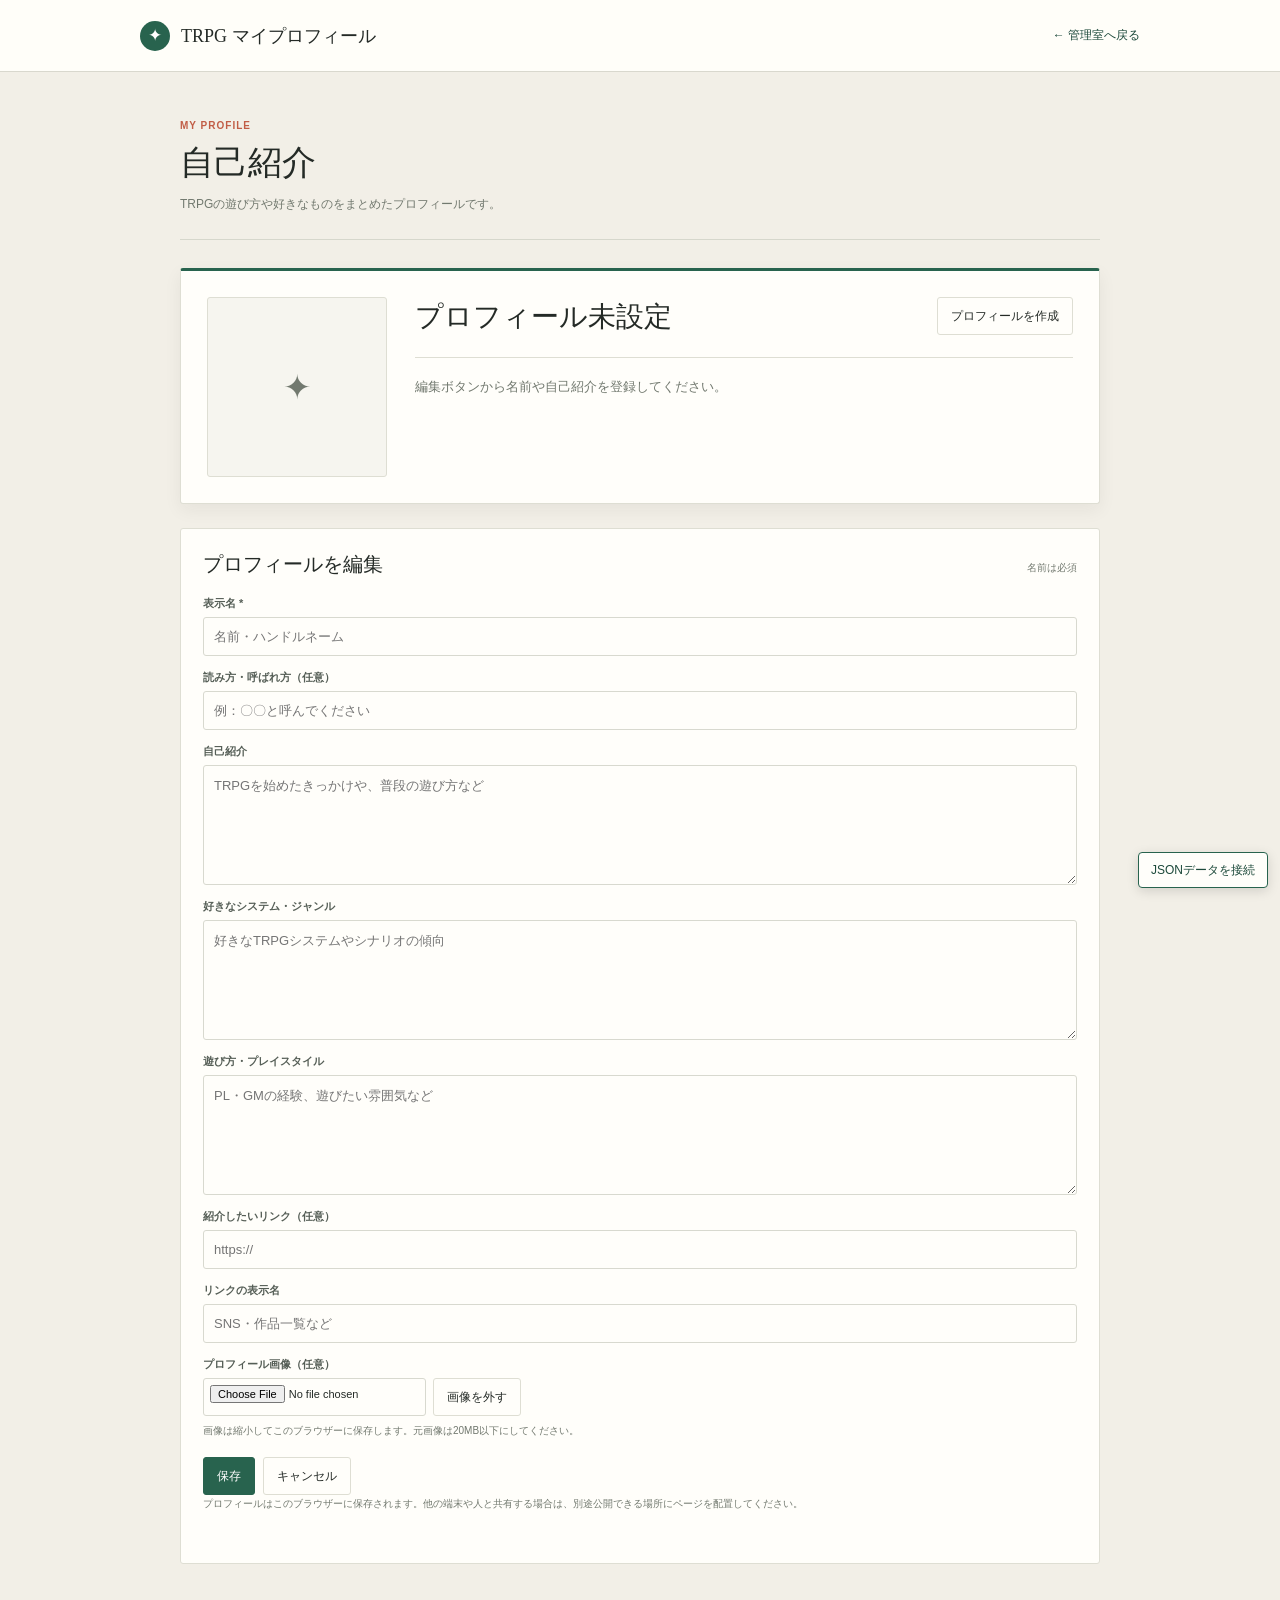
<file: マイプロフィール.html>
<!doctype html>
<html lang="ja">
<head>
  <meta charset="utf-8">
  <meta name="viewport" content="width=device-width, initial-scale=1">
  <meta name="theme-color" content="#f2efe7">
  <title>マイプロフィール | TRPG</title>
  <style>
    :root {
      color-scheme: light;
      --paper: #f2efe7;
      --surface: #fffefa;
      --ink: #242a26;
      --muted: #72796f;
      --line: #deded3;
      --green: #28634e;
      --green-dark: #1c493a;
      --coral: #c15d46;
      --serif: "Yu Mincho", "Hiragino Mincho ProN", "Noto Serif JP", Georgia, serif;
      --sans: "Yu Gothic UI", "Meiryo", sans-serif;
    }
    * { box-sizing: border-box; }
    body { min-width: 320px; min-height: 100vh; margin: 0; color: var(--ink); background: var(--paper); font-family: var(--sans); }
    button, input, textarea { font: inherit; }
    button, a { cursor: pointer; }
    .topbar { position: sticky; top: 0; z-index: 30; min-height: 72px; display: flex; align-items: center; justify-content: space-between; gap: 18px; padding: 0 max(24px, calc((100vw - 1000px) / 2)); border-bottom: 1px solid #d9d8ce; background: rgba(255,254,250,.96); }
    .brand { display: inline-flex; align-items: center; gap: 11px; color: inherit; font: 18px var(--serif); text-decoration: none; }
    .brand-mark { width: 30px; height: 30px; display: grid; place-items: center; border-radius: 50%; color: white; background: var(--green); font: 17px Georgia, serif; }
    .home-link { color: var(--green-dark); font-size: 12px; text-decoration: none; }
    .home-link:hover { text-decoration: underline; }
    main { width: min(100% - 40px, 920px); margin: 48px auto 72px; }
    .intro { padding-bottom: 24px; border-bottom: 1px solid #d6d7cc; }
    .eyebrow { margin: 0 0 9px; color: var(--coral); font-size: 10px; font-weight: 700; letter-spacing: 1px; }
    h1 { margin: 0; font: 34px/1.35 var(--serif); }
    .intro-copy { margin: 8px 0 0; color: var(--muted); font-size: 12px; line-height: 1.8; }
    .profile-card { display: grid; grid-template-columns: 180px minmax(0, 1fr); gap: 28px; margin-top: 28px; padding: 26px; border: 1px solid var(--line); border-top: 3px solid var(--green); border-radius: 3px; background: var(--surface); box-shadow: 0 6px 18px rgba(30,35,31,.06); }
    .profile-image { display: grid; width: 100%; aspect-ratio: 1; place-items: center; overflow: hidden; border: 1px solid var(--line); border-radius: 3px; background: #f6f5ef; color: var(--muted); font: 34px var(--serif); }
    .profile-image img { width: 100%; height: 100%; object-fit: cover; }
    .profile-content { min-width: 0; }
    .profile-heading { display: flex; align-items: flex-start; justify-content: space-between; gap: 16px; }
    .profile-name { margin: 0; overflow-wrap: anywhere; font: 28px/1.4 var(--serif); }
    .profile-handle { margin: 3px 0 0; color: var(--muted); font-size: 13px; overflow-wrap: anywhere; }
    .profile-intro { margin: 20px 0 0; white-space: pre-wrap; overflow-wrap: anywhere; font-size: 14px; line-height: 1.9; }
    .profile-facts { display: grid; gap: 13px; margin: 20px 0 0; padding-top: 17px; border-top: 1px solid var(--line); }
    .profile-fact { display: grid; grid-template-columns: 120px minmax(0, 1fr); gap: 10px; font-size: 12px; line-height: 1.7; }
    .profile-fact dt { color: var(--muted); }
    .profile-fact dd { margin: 0; white-space: pre-wrap; overflow-wrap: anywhere; }
    .profile-link { display: inline-block; margin-top: 18px; color: var(--green-dark); font-size: 12px; text-underline-offset: 3px; }
    .empty-profile { margin: 0; color: var(--muted); font-size: 13px; line-height: 1.8; }
    .editor { margin-top: 24px; padding: 22px; border: 1px solid var(--line); border-radius: 3px; background: var(--surface); }
    .editor[hidden] { display: none; }
    .editor-heading { display: flex; align-items: baseline; justify-content: space-between; gap: 12px; margin-bottom: 18px; }
    h2 { margin: 0; font: 20px var(--serif); }
    .fields { display: grid; gap: 14px; }
    .field { display: grid; gap: 6px; }
    .field label { color: #555e56; font-size: 11px; font-weight: 600; }
    .field input, .field textarea { width: 100%; min-width: 0; border: 1px solid #d8d9cf; border-radius: 3px; outline: none; background: var(--surface); color: var(--ink); font-size: 13px; }
    .field input { height: 39px; padding: 0 10px; }
    .field textarea { min-height: 120px; padding: 9px 10px; line-height: 1.7; resize: vertical; }
    .field input:focus, .field textarea:focus { border-color: #70917d; box-shadow: 0 0 0 3px rgba(40,99,78,.1); }
    .image-actions { display: flex; flex-wrap: wrap; gap: 7px; }
    .image-actions input { width: auto; max-width: 100%; height: auto; padding: 6px; font-size: 11px; }
    .image-note, .storage-note { margin: 0; color: var(--muted); font-size: 10px; line-height: 1.7; }
    .form-actions { display: flex; flex-wrap: wrap; gap: 8px; margin-top: 18px; }
    .button { display: inline-flex; min-height: 38px; align-items: center; justify-content: center; padding: 0 13px; border: 1px solid var(--line); border-radius: 3px; color: var(--ink); background: var(--surface); font-size: 12px; text-decoration: none; }
    .button:hover { border-color: #9eaa9e; background: #f8f8f1; }
    .button.primary { border-color: var(--green); color: white; background: var(--green); }
    .button.primary:hover { background: var(--green-dark); }
    .save-state { min-height: 18px; margin: 11px 0 0; color: var(--muted); font-size: 11px; }
    .save-state[data-error="true"] { color: #a54234; }
    [hidden] { display: none !important; }
    a:focus-visible, button:focus-visible, input:focus-visible, textarea:focus-visible { outline: 3px solid #d6aa57; outline-offset: 2px; }
    @media (max-width: 640px) {
      .topbar { min-height: 64px; padding: 0 18px; }
      .brand { font-size: 15px; }
      main { width: min(100% - 32px, 600px); margin-top: 32px; }
      h1 { font-size: 29px; }
      .profile-card { grid-template-columns: 1fr; gap: 18px; padding: 18px; }
      .profile-image { width: min(100%, 180px); }
      .profile-heading { flex-direction: column; }
      .profile-name { font-size: 24px; }
      .profile-fact { grid-template-columns: 1fr; gap: 2px; }
      .editor { padding: 17px; }
    }
  </style>
</head>
<body>
  <script src="data-file-storage.js"></script>
  <header class="topbar">
    <a class="brand" href="index.html"><span class="brand-mark" aria-hidden="true">✦</span><span>TRPG マイプロフィール</span></a>
    <a class="home-link" href="index.html">← 管理室へ戻る</a>
  </header>
  <main>
    <section class="intro" aria-labelledby="pageTitle">
      <p class="eyebrow">MY PROFILE</p>
      <h1 id="pageTitle">自己紹介</h1>
      <p class="intro-copy">TRPGの遊び方や好きなものをまとめたプロフィールです。</p>
    </section>
    <article class="profile-card" aria-labelledby="profileName">
      <div class="profile-image" id="profileImage" aria-label="プロフィール画像">✦</div>
      <div class="profile-content">
        <div class="profile-heading">
          <div>
            <h2 class="profile-name" id="profileName">プロフィール未設定</h2>
            <p class="profile-handle" id="profileHandle" hidden></p>
          </div>
          <button class="button" id="editButton" type="button">プロフィールを編集</button>
        </div>
        <p class="profile-intro" id="profileIntro"></p>
        <dl class="profile-facts" id="profileFacts"></dl>
        <a class="profile-link" id="profileLink" target="_blank" rel="noopener noreferrer" hidden></a>
        <p class="empty-profile" id="emptyProfile">編集ボタンから名前や自己紹介を登録してください。</p>
      </div>
    </article>
    <form class="editor" id="profileForm" hidden>
      <div class="editor-heading">
        <h2>プロフィールを編集</h2>
        <span class="image-note">名前は必須</span>
      </div>
      <div class="fields">
        <div class="field">
          <label for="displayName">表示名 *</label>
          <input id="displayName" maxlength="80" required placeholder="名前・ハンドルネーム">
        </div>
        <div class="field">
          <label for="handle">読み方・呼ばれ方（任意）</label>
          <input id="handle" maxlength="100" placeholder="例：〇〇と呼んでください">
        </div>
        <div class="field">
          <label for="introduction">自己紹介</label>
          <textarea id="introduction" maxlength="5000" placeholder="TRPGを始めたきっかけや、普段の遊び方など"></textarea>
        </div>
        <div class="field">
          <label for="favorites">好きなシステム・ジャンル</label>
          <textarea id="favorites" maxlength="2000" placeholder="好きなTRPGシステムやシナリオの傾向"></textarea>
        </div>
        <div class="field">
          <label for="playStyle">遊び方・プレイスタイル</label>
          <textarea id="playStyle" maxlength="2000" placeholder="PL・GMの経験、遊びたい雰囲気など"></textarea>
        </div>
        <div class="field">
          <label for="profileUrl">紹介したいリンク（任意）</label>
          <input id="profileUrl" type="url" maxlength="2048" placeholder="https://">
        </div>
        <div class="field">
          <label for="profileUrlLabel">リンクの表示名</label>
          <input id="profileUrlLabel" maxlength="80" placeholder="SNS・作品一覧など">
        </div>
        <div class="field">
          <label for="profileImageInput">プロフィール画像（任意）</label>
          <div class="image-actions">
            <input id="profileImageInput" type="file" accept="image/*" aria-label="プロフィール画像を選択">
            <button class="button" id="removeImageButton" type="button">画像を外す</button>
          </div>
          <p class="image-note">画像は縮小してこのブラウザーに保存します。元画像は20MB以下にしてください。</p>
        </div>
      </div>
      <div class="form-actions">
        <button class="button primary" type="submit">保存</button>
        <button class="button" id="cancelButton" type="button">キャンセル</button>
      </div>
      <p class="storage-note">プロフィールはこのブラウザーに保存されます。他の端末や人と共有する場合は、別途公開できる場所にページを配置してください。</p>
      <p class="save-state" id="saveState" role="status" aria-live="polite"></p>
    </form>
  </main>
  <script>
    "use strict";
    const STORAGE_KEY = "trpg-my-profile";
    const form = document.getElementById("profileForm");
    const imageInput = document.getElementById("profileImageInput");
    let profileImage = "";
    let profile = loadProfile();

    function escapeHtml(value) {
      return String(value ?? "").replace(/[&<>"']/g, character => ({ "&": "&amp;", "<": "&lt;", ">": "&gt;", "\"": "&quot;", "'": "&#39;" })[character]);
    }

    function loadProfile() {
      try {
        const stored = JSON.parse(localStorage.getItem(STORAGE_KEY) || "null");
        return stored && typeof stored === "object" ? stored : null;
      } catch (error) {
        showStatus(`プロフィールを読み込めませんでした: ${error.message}`, true);
        return null;
      }
    }

    function showStatus(message, error = false) {
      const status = document.getElementById("saveState");
      status.textContent = message;
      status.dataset.error = String(error);
    }

    function renderProfile() {
      const hasProfile = Boolean(profile?.name);
      document.getElementById("profileName").textContent = hasProfile ? profile.name : "プロフィール未設定";
      const handle = document.getElementById("profileHandle");
      handle.textContent = profile?.handle || "";
      handle.hidden = !profile?.handle;
      const image = document.getElementById("profileImage");
      image.innerHTML = profile?.image ? `<img src="${escapeHtml(profile.image)}" alt="${escapeHtml(profile.name || "プロフィール")}の画像">` : "✦";
      document.getElementById("profileIntro").textContent = profile?.introduction || "";
      const facts = [
        ["好きなシステム・ジャンル", profile?.favorites],
        ["遊び方・プレイスタイル", profile?.playStyle],
      ].filter(([, value]) => value);
      document.getElementById("profileFacts").innerHTML = facts.map(([label, value]) => `<div class="profile-fact"><dt>${escapeHtml(label)}</dt><dd>${escapeHtml(value)}</dd></div>`).join("");
      const link = document.getElementById("profileLink");
      link.hidden = true;
      link.removeAttribute("href");
      if (profile?.url) {
        try {
          const url = new URL(profile.url);
          if (url.protocol === "https:" || url.protocol === "http:") {
            link.href = url.href;
            link.textContent = profile.urlLabel || "リンクを開く";
            link.hidden = false;
          }
        } catch (error) {
          showStatus(`保存されたリンクを表示できません: ${error.message}`, true);
        }
      }
      document.getElementById("emptyProfile").hidden = hasProfile;
      document.getElementById("editButton").textContent = hasProfile ? "プロフィールを編集" : "プロフィールを作成";
    }

    function fillForm() {
      document.getElementById("displayName").value = profile?.name || "";
      document.getElementById("handle").value = profile?.handle || "";
      document.getElementById("introduction").value = profile?.introduction || "";
      document.getElementById("favorites").value = profile?.favorites || "";
      document.getElementById("playStyle").value = profile?.playStyle || "";
      document.getElementById("profileUrl").value = profile?.url || "";
      document.getElementById("profileUrlLabel").value = profile?.urlLabel || "";
      profileImage = profile?.image || "";
      imageInput.value = "";
    }

    function resizeImage(file) {
      return new Promise((resolve, reject) => {
        const reader = new FileReader();
        reader.onerror = () => reject(new Error("画像を読み込めませんでした。"));
        reader.onload = () => {
          const image = new Image();
          image.onerror = () => reject(new Error("画像を開けませんでした。"));
          image.onload = () => {
            const scale = Math.min(1, 1000 / Math.max(image.naturalWidth, image.naturalHeight));
            const canvas = document.createElement("canvas");
            canvas.width = Math.max(1, Math.round(image.naturalWidth * scale));
            canvas.height = Math.max(1, Math.round(image.naturalHeight * scale));
            const context = canvas.getContext("2d");
            context.fillStyle = "#ffffff";
            context.fillRect(0, 0, canvas.width, canvas.height);
            context.drawImage(image, 0, 0, canvas.width, canvas.height);
            resolve(canvas.toDataURL("image/jpeg", 0.82));
          };
          image.src = reader.result;
        };
        reader.readAsDataURL(file);
      });
    }

    document.getElementById("editButton").addEventListener("click", () => {
      fillForm();
      form.hidden = false;
      showStatus("");
      document.getElementById("displayName").focus();
    });
    document.getElementById("cancelButton").addEventListener("click", () => {
      form.hidden = true;
      showStatus("");
    });
    document.getElementById("removeImageButton").addEventListener("click", () => {
      profileImage = "";
      imageInput.value = "";
      showStatus("画像を外しました。保存すると反映されます");
    });
    imageInput.addEventListener("change", async () => {
      const file = imageInput.files?.[0];
      if (!file) return;
      if (file.size > 20 * 1024 * 1024) {
        showStatus("20MB以下の画像を選択してください。", true);
        imageInput.value = "";
        return;
      }
      try {
        profileImage = await resizeImage(file);
        showStatus("画像を読み込みました");
      } catch (error) {
        showStatus(error.message, true);
      }
    });
    form.addEventListener("submit", event => {
      event.preventDefault();
      const name = document.getElementById("displayName").value.trim();
      const rawUrl = document.getElementById("profileUrl").value.trim();
      let url = "";
      if (rawUrl) {
        try {
          const parsed = new URL(rawUrl);
          if (parsed.protocol !== "https:" && parsed.protocol !== "http:") throw new Error("リンクはhttpまたはhttpsで入力してください");
          url = parsed.href;
        } catch (error) {
          showStatus(error.message === "Invalid URL" ? "リンクの形式を確認してください" : error.message, true);
          document.getElementById("profileUrl").focus();
          return;
        }
      }
      const nextProfile = {
        name,
        handle: document.getElementById("handle").value.trim(),
        introduction: document.getElementById("introduction").value.trim(),
        favorites: document.getElementById("favorites").value.trim(),
        playStyle: document.getElementById("playStyle").value.trim(),
        url,
        urlLabel: document.getElementById("profileUrlLabel").value.trim(),
        image: profileImage,
      };
      try {
        localStorage.setItem(STORAGE_KEY, JSON.stringify(nextProfile));
      } catch (error) {
        showStatus(`保存できませんでした: ${error.message}`, true);
        return;
      }
      profile = nextProfile;
      renderProfile();
      form.hidden = true;
      showStatus("プロフィールを保存しました");
    });

    renderProfile();
    if (!profile?.name) {
      fillForm();
      form.hidden = false;
    }
  </script>
</body>
</html>
</file>
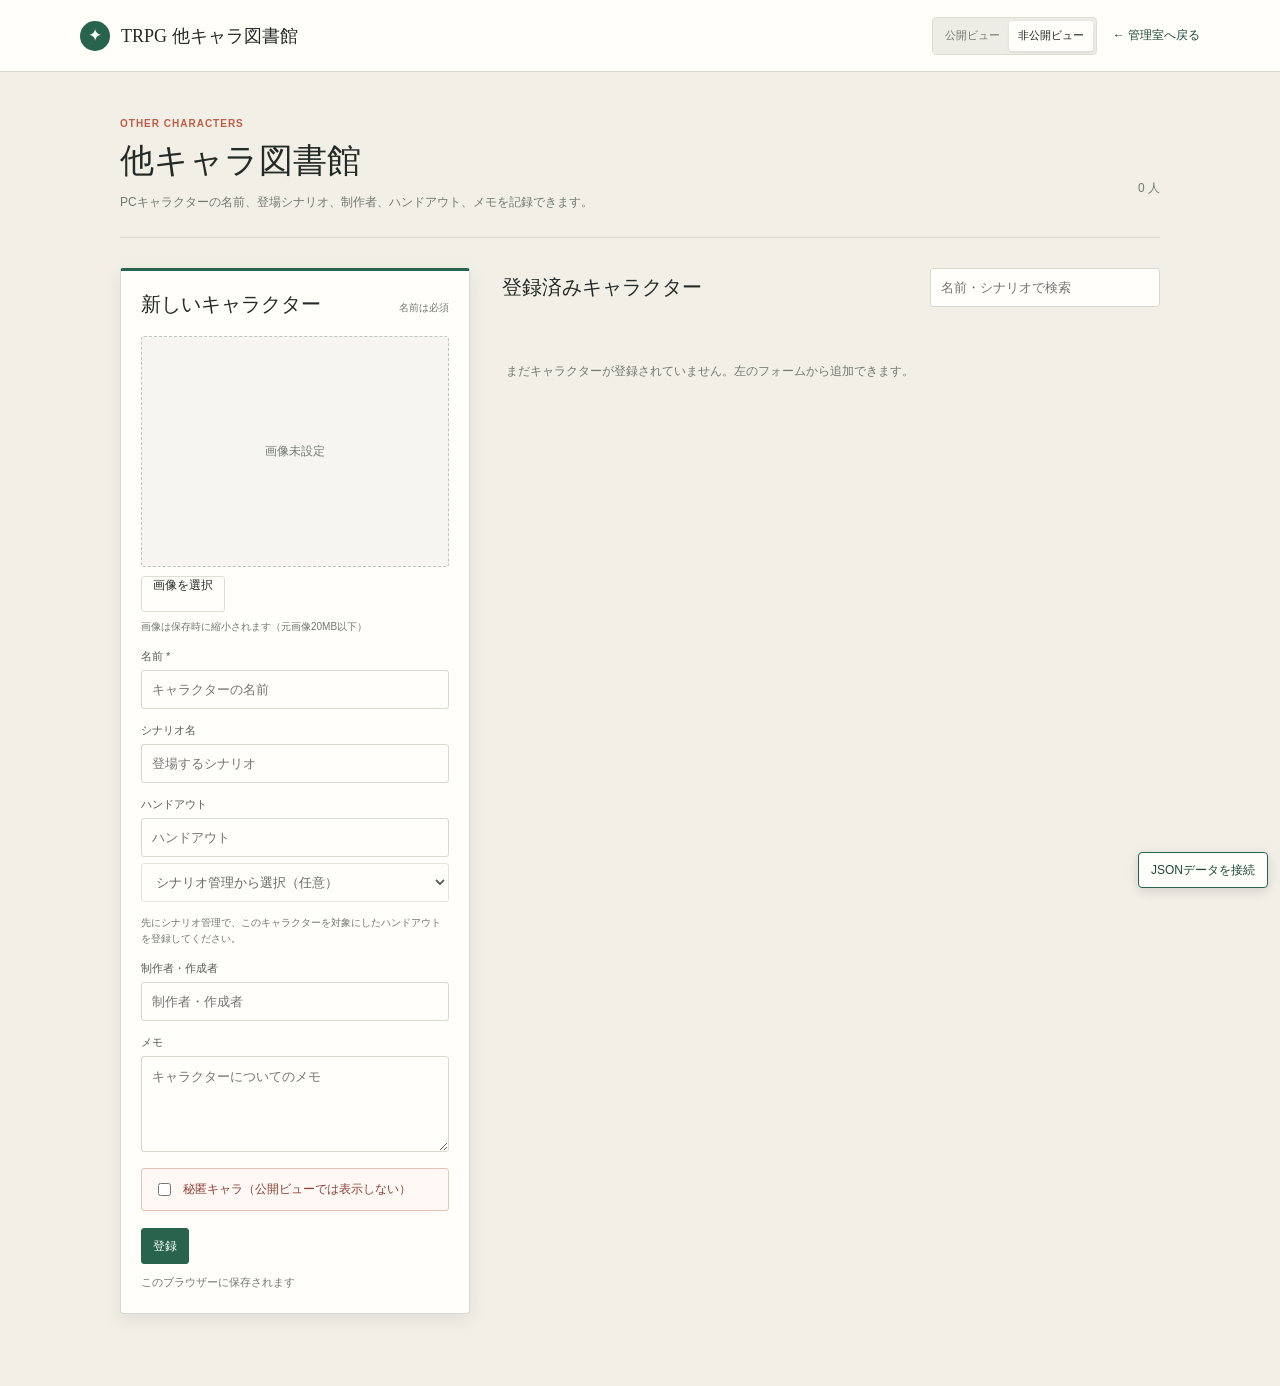
<file: 他キャラ図書館.html>
<!doctype html>
<html lang="ja">
<head>
  <meta charset="utf-8">
  <meta name="viewport" content="width=device-width, initial-scale=1">
  <meta name="theme-color" content="#f2efe7">
  <title>他キャラ図書館 | TRPG</title>
  <link rel="stylesheet" href="view-mode.css">
  <style>
    :root { color-scheme: light; --paper:#f2efe7; --surface:#fffefa; --ink:#242a26; --muted:#72796f; --line:#deded3; --green:#28634e; --green-dark:#1c493a; --coral:#c15d46; --serif:"Yu Mincho","Hiragino Mincho ProN","Noto Serif JP",Georgia,serif; --sans:"Yu Gothic UI","Meiryo",sans-serif; }
    * { box-sizing:border-box; }
    body { min-width:320px; min-height:100vh; margin:0; color:var(--ink); background:var(--paper); font-family:var(--sans); }
    button,input,textarea,select { font:inherit; }
    button { cursor:pointer; }
    .topbar { position:sticky; top:0; z-index:30; min-height:72px; display:flex; align-items:center; justify-content:space-between; gap:18px; padding:0 max(24px,calc((100vw - 1120px)/2)); border-bottom:1px solid #d9d8ce; background:rgba(255,254,250,.96); }
    .brand { display:inline-flex; align-items:center; gap:11px; color:inherit; font:18px var(--serif); text-decoration:none; }
    .brand-mark { width:30px; height:30px; display:grid; place-items:center; border-radius:50%; color:white; background:var(--green); font:17px Georgia,serif; }
    .header-links { display:flex; align-items:center; gap:16px; }
    .home-link { color:var(--green-dark); font-size:12px; text-decoration:none; }
    main { width:min(100% - 40px,1040px); margin:46px auto 72px; }
    .intro { display:flex; align-items:flex-end; justify-content:space-between; gap:24px; padding-bottom:24px; border-bottom:1px solid #d6d7cc; }
    .eyebrow { margin:0 0 9px; color:var(--coral); font-size:10px; font-weight:700; letter-spacing:1px; }
    h1 { margin:0; font:34px/1.35 var(--serif); }
    .intro-copy { margin:8px 0 0; color:var(--muted); font-size:12px; line-height:1.8; }
    .count { flex:0 0 auto; padding-bottom:4px; color:var(--muted); font-size:12px; }
    .layout { display:grid; grid-template-columns:minmax(270px,350px) minmax(0,1fr); align-items:start; gap:32px; padding-top:30px; }
    .form-panel { position:sticky; top:22px; padding:20px; border:1px solid #d6d9d1; border-top:3px solid var(--green); border-radius:3px; background:var(--surface); box-shadow:0 6px 18px rgba(30,35,31,.08); }
    .form-heading,.list-head { display:flex; align-items:baseline; justify-content:space-between; gap:12px; margin-bottom:18px; }
    h2 { margin:0; font:20px var(--serif); }
    .form-hint,.image-note { color:var(--muted); font-size:10px; }
    .field { display:grid; gap:6px; margin-top:14px; }
    .field label { color:#555e56; font-size:11px; }
    .field input,.field textarea,.field select,.search { width:100%; min-width:0; border:1px solid #d8d9cf; border-radius:3px; outline:none; background:var(--surface); color:var(--ink); font-size:13px; }
    .field input,.field select,.search { height:39px; padding:0 10px; }
    .field textarea { min-height:96px; padding:9px 10px; line-height:1.7; resize:vertical; }
    .field input:focus,.field textarea:focus,.field select:focus,.search:focus { border-color:#70917d; box-shadow:0 0 0 3px rgba(40,99,78,.1); }
    .image-preview { display:grid; width:100%; aspect-ratio:4/3; place-items:center; overflow:hidden; margin-bottom:9px; border:1px dashed #bfc6bb; border-radius:3px; background:#f6f5ef; color:var(--muted); font-size:12px; }
    .image-preview img { width:100%; height:100%; object-fit:contain; }
    .image-actions,.form-actions,.entry-actions { display:flex; flex-wrap:wrap; gap:7px; }
    .image-actions input { display:none; }
    .image-note { margin:7px 0 0; line-height:1.6; }
    .secret-field { display:flex; align-items:center; gap:9px; margin-top:16px; padding:11px 12px; border:1px solid #e5c4b8; border-radius:3px; background:#fff8f5; color:#8e4034; font-size:12px; }
    .button { min-height:36px; padding:0 11px; border:1px solid var(--line); border-radius:3px; background:var(--surface); color:var(--ink); font-size:12px; text-decoration:none; }
    .button:hover { border-color:#9eaa9e; background:#f8f8f1; }
    .button.primary { border-color:var(--green); background:var(--green); color:white; }
    .button.primary:hover { background:var(--green-dark); }
    .button.danger { color:#a54234; }
    .form-actions { margin-top:17px; }
    .save-state { min-height:18px; margin:11px 0 0; color:var(--muted); font-size:11px; }
    .list-head { align-items:center; margin-bottom:14px; }
    .search { max-width:230px; }
    .character-list { display:grid; gap:10px; }
    .character-entry { padding:15px; border:1px solid var(--line); border-radius:3px; background:rgba(255,254,250,.86); }
    .entry-top { display:flex; align-items:flex-start; justify-content:space-between; gap:12px; }
    .entry-identity { display:flex; align-items:center; gap:13px; min-width:0; }
    .entry-image { display:grid; width:68px; height:68px; flex:0 0 auto; place-items:center; overflow:hidden; border:1px solid var(--line); border-radius:3px; background:#f6f5ef; color:var(--muted); font-size:11px; }
    .entry-image img { width:100%; height:100%; object-fit:cover; }
    .entry-title { min-width:0; }
    .entry-title h3 { margin:0; overflow-wrap:anywhere; font:18px/1.4 var(--serif); }
    .entry-scenario { margin:5px 0 0; color:var(--green); font-size:12px; }
    .entry-meta { display:flex; flex-wrap:wrap; gap:10px; margin-top:12px; color:var(--muted); font-size:11px; }
    .entry-meta a { color:var(--green-dark); }
    .entry-secret { margin-left:8px; padding:3px 6px; border:1px solid #d9b8a9; color:#984f3f; font:10px var(--sans); vertical-align:middle; }
    .entry-memo-details { margin-top:12px; border-top:1px solid #e5e4db; }
    .entry-memo-details summary { padding-top:10px; color:var(--green-dark); font-size:11px; cursor:pointer; }
    .entry-memo { margin:8px 0 0; white-space:pre-wrap; overflow-wrap:anywhere; font-size:12px; line-height:1.8; }
    .entry-handout-details { margin-top:12px; padding:10px; border:1px solid #e5e4db; border-radius:3px; background:var(--surface); }
    .entry-handout-details summary { color:var(--green-dark); font-size:11px; cursor:pointer; }
    .entry-handout-details p { margin:9px 0 0; white-space:pre-wrap; overflow-wrap:anywhere; font-size:12px; line-height:1.8; }
    .entry-actions .button { min-height:30px; padding:0 8px; font-size:11px; }
    .empty { padding:28px 4px; color:var(--muted); font-size:12px; line-height:1.8; }
    [hidden] { display:none !important; }
    a:focus-visible,button:focus-visible,input:focus-visible,textarea:focus-visible,select:focus-visible { outline:3px solid #d6aa57; outline-offset:2px; }
    @media(max-width:760px) { .topbar{min-height:64px;padding:0 18px}.brand{font-size:15px}.header-links{gap:10px}main{width:min(100% - 32px,600px);margin-top:32px}.intro{align-items:flex-start;flex-direction:column;gap:7px}h1{font-size:29px}.layout{grid-template-columns:1fr;gap:28px;padding-top:22px}.form-panel{position:static} }
    @media(max-width:520px) { .list-head{align-items:stretch;flex-direction:column;gap:10px}.search{max-width:none}.entry-top{flex-direction:column}.audience-switch button{font-size:10px;padding:7px 8px} }
  </style>
</head>
<body>
  <script src="data-file-storage.js"></script>
  <header class="topbar">
    <a class="brand" href="index.html"><span class="brand-mark" aria-hidden="true">✦</span><span>TRPG 他キャラ図書館</span></a>
    <div class="header-links">
      <div class="audience-switch" role="group" aria-label="表示モード">
        <button type="button" data-audience-mode="public" aria-pressed="false">公開ビュー</button>
        <button type="button" data-audience-mode="private" aria-pressed="true">非公開ビュー</button>
      </div>
      <a class="home-link" href="index.html">← 管理室へ戻る</a>
    </div>
  </header>
  <main>
    <section class="intro" aria-labelledby="pageTitle">
      <div><p class="eyebrow">OTHER CHARACTERS</p><h1 id="pageTitle">他キャラ図書館</h1><p class="intro-copy">PCキャラクターの名前、登場シナリオ、制作者、ハンドアウト、メモを記録できます。</p></div>
      <p class="count" id="count" aria-live="polite">0 人</p>
    </section>
    <div class="layout">
      <form class="form-panel" id="characterForm">
        <div class="form-heading"><h2 id="formTitle">新しいキャラクター</h2><span class="form-hint">名前は必須</span></div>
        <div class="image-preview" id="imagePreview" aria-label="キャラクター画像プレビュー">画像未設定</div>
        <div class="image-actions"><label class="button" for="imageFile">画像を選択</label><input id="imageFile" type="file" accept="image/*"><button class="button danger" type="button" id="removeImageButton" hidden>画像を削除</button></div>
        <p class="image-note">画像は保存時に縮小されます（元画像20MB以下）</p>
        <div class="field"><label for="characterName">名前 *</label><input id="characterName" type="text" maxlength="100" required placeholder="キャラクターの名前"></div>
        <div class="field"><label for="scenario">シナリオ名</label><input id="scenario" type="text" maxlength="150" list="scenarioOptions" placeholder="登場するシナリオ"><datalist id="scenarioOptions"></datalist></div>
        <div class="field"><label for="handout">ハンドアウト</label><input id="handout" type="text" maxlength="200" placeholder="ハンドアウト"><select id="scenarioHandoutSelect" aria-label="シナリオ管理からハンドアウトを選択"><option value="">シナリオ管理から選択（任意）</option></select><small class="image-note">先にシナリオ管理で、このキャラクターを対象にしたハンドアウトを登録してください。</small></div>
        <div class="field"><label for="creator">制作者・作成者</label><input id="creator" type="text" maxlength="100" list="creatorOptions" placeholder="制作者・作成者"><datalist id="creatorOptions"></datalist></div>
        <div class="field"><label for="memo">メモ</label><textarea id="memo" maxlength="5000" placeholder="キャラクターについてのメモ"></textarea></div>
        <label class="secret-field"><input id="secretCharacter" type="checkbox">秘匿キャラ（公開ビューでは表示しない）</label>
        <div class="form-actions"><button class="button primary" type="submit" id="submitButton">登録</button><button class="button" type="button" id="cancelButton" hidden>編集をやめる</button></div>
        <p class="save-state" id="saveState" role="status" aria-live="polite">このブラウザーに保存されます</p>
      </form>
      <section aria-labelledby="listTitle">
        <div class="list-head"><h2 id="listTitle">登録済みキャラクター</h2><input class="search" id="search" type="search" placeholder="名前・シナリオで検索" aria-label="キャラクターを検索"></div>
        <div class="character-list" id="characterList" aria-live="polite"></div>
      </section>
    </div>
  </main>
  <script src="view-mode.js"></script>
  <script>
    "use strict";
    const STORAGE_KEY = "trpg-pc-character-register";
    const SCENARIO_RECORDS_KEY = "trpg-scenarios";
    const SCENARIO_KEY = "trpg-npc-scenarios";
    const CREATOR_KEY = "trpg-npc-creators";
    const form = document.getElementById("characterForm");
    const list = document.getElementById("characterList");
    let characters = loadArray(STORAGE_KEY);
    let scenarioRecords = loadArray(SCENARIO_RECORDS_KEY).filter(item => item && typeof item.id === "string" && typeof item.title === "string");
    let editingId = null;
    let currentImage = "";
    let selectedScenarioHandoutRef = "";

    function loadArray(key) {
      try {
        const value = JSON.parse(localStorage.getItem(key) || "[]");
        return Array.isArray(value) ? value : [];
      } catch {
        return [];
      }
    }
    function escapeHtml(value) {
      return String(value ?? "").replace(/[&<>"']/g, character => ({ "&":"&amp;", "<":"&lt;", ">":"&gt;", "\"":"&quot;", "'":"&#39;" })[character]);
    }
    function makeId() {
      return globalThis.crypto?.randomUUID?.() || `${Date.now()}-${Math.random().toString(36).slice(2)}`;
    }
    function refreshOptions() {
      document.getElementById("scenarioOptions").innerHTML = loadArray(SCENARIO_KEY).map(value => `<option value="${escapeHtml(value)}"></option>`).join("");
      document.getElementById("creatorOptions").innerHTML = loadArray(CREATOR_KEY).map(value => `<option value="${escapeHtml(value)}"></option>`).join("");
    }
    function renderImage() {
      document.getElementById("imagePreview").innerHTML = currentImage ? `<img src="${escapeHtml(currentImage)}" alt="キャラクター画像プレビュー">` : "画像未設定";
      document.getElementById("removeImageButton").hidden = !currentImage;
    }
    function scenarioHandoutRef(scenario, handout, index) {
      return `${scenario.id}:${handout.id || `legacy-${index}`}`;
    }
    function findScenarioHandout(ref) {
      for (const scenario of scenarioRecords) {
        const handouts = Array.isArray(scenario.handouts) ? scenario.handouts : [];
        const handout = handouts.find((item, index) => scenarioHandoutRef(scenario, item, index) === ref);
        if (handout) return { scenario, handout };
      }
      return null;
    }
    function renderScenarioHandoutOptions(characterId, scenarioName) {
      const select = document.getElementById("scenarioHandoutSelect");
      const options = scenarioRecords
        .filter(scenario => scenario.title === scenarioName)
        .flatMap(scenario => (Array.isArray(scenario.handouts) ? scenario.handouts : []).map((handout, index) => ({ scenario, handout, index })))
        .filter(({ handout }) => handout.targetId === `other:${characterId}`);
      select.innerHTML = `<option value="">シナリオ管理から選択（任意）</option>${options.map(({ scenario, handout, index }) => {
        const ref = scenarioHandoutRef(scenario, handout, index);
        return `<option value="${escapeHtml(ref)}"${ref === selectedScenarioHandoutRef ? " selected" : ""}>${escapeHtml(handout.title || "ハンドアウト")} — ${escapeHtml(scenario.title)}</option>`;
      }).join("")}`;
      select.disabled = options.length === 0;
    }
    function renderScenarioHandoutDetails(character, publicView) {
      if (!character.scenarioHandoutRef) return "";
      const linked = findScenarioHandout(character.scenarioHandoutRef);
      if (!linked || linked.handout.targetId !== `other:${character.id}`) return "";
      const { scenario, handout } = linked;
      const content = [handout.overview ? `<p><strong>概要</strong><br>${escapeHtml(handout.overview)}</p>` : "", !publicView && handout.content ? `<p><strong>内容</strong><br>${escapeHtml(handout.content)}</p>` : ""].filter(Boolean).join("");
      return `<details class="entry-handout-details"><summary>ハンドアウトを閲覧: ${escapeHtml(handout.title || character.handout || "ハンドアウト")}</summary><p><strong>${escapeHtml(scenario.title)}</strong></p>${content || `<p>${publicView ? "公開できる概要はありません。" : "内容はまだ登録されていません。"}</p>`}</details>`;
    }
    function persist() {
      try {
        localStorage.setItem(STORAGE_KEY, JSON.stringify(characters));
        document.getElementById("saveState").textContent = "保存しました";
        return true;
      } catch {
        document.getElementById("saveState").textContent = "保存できませんでした。画像のサイズやメモの長さを調整してください。";
        return false;
      }
    }
    function renderList() {
      const query = document.getElementById("search").value.trim().toLocaleLowerCase("ja");
      const publicView = document.body.dataset.audienceMode === "public";
      const visible = characters.filter(character => !publicView || !character.secret);
      const filtered = visible.filter(character => [character.name, character.scenario, character.handout, character.creator, character.memo].some(value => String(value || "").toLocaleLowerCase("ja").includes(query)));
      document.getElementById("count").textContent = `${visible.length} 人`;
      if (!filtered.length) {
        list.innerHTML = `<p class="empty">${visible.length ? "検索条件に合うキャラクターはいません。" : characters.length ? "公開できるキャラクターはまだいません。" : "まだキャラクターが登録されていません。左のフォームから追加できます。"}</p>`;
        return;
      }
      list.innerHTML = [...filtered].sort((a,b) => (b.updatedAt || 0) - (a.updatedAt || 0)).map(character => `<article class="character-entry" data-id="${escapeHtml(character.id)}">
        <div class="entry-top"><div class="entry-identity"><div class="entry-image">${character.image ? `<img src="${escapeHtml(character.image)}" alt="${escapeHtml(character.name)}の画像">` : "画像なし"}</div><div class="entry-title"><h3>${escapeHtml(character.name)}${character.secret ? '<span class="entry-secret">秘匿</span>' : ""}</h3>${character.scenario ? `<p class="entry-scenario">${escapeHtml(character.scenario)}</p>` : ""}</div></div>
        <div class="entry-actions"><button class="button" type="button" data-action="edit" data-id="${escapeHtml(character.id)}">編集</button><button class="button danger" type="button" data-action="delete" data-id="${escapeHtml(character.id)}">削除</button></div></div>
        <div class="entry-meta">${character.creator ? `<span>制作者: <a href="TRPG制作者管理.html?name=${encodeURIComponent(character.creator)}">${escapeHtml(character.creator)}</a></span>` : ""}${character.handout ? `<span>ハンドアウト: ${escapeHtml(character.handout)}</span>` : ""}</div>${renderScenarioHandoutDetails(character, publicView)}${character.memo ? `<details class="entry-memo-details"><summary>メモを表示</summary><p class="entry-memo">${escapeHtml(character.memo)}</p></details>` : ""}
      </article>`).join("");
    }
    function resetForm() {
      form.reset();
      editingId = null;
      currentImage = "";
      selectedScenarioHandoutRef = "";
      renderScenarioHandoutOptions("", "");
      renderImage();
      document.getElementById("formTitle").textContent = "新しいキャラクター";
      document.getElementById("submitButton").textContent = "登録";
      document.getElementById("cancelButton").hidden = true;
    }
    function resizeImage(file) {
      return createImageBitmap(file).then(bitmap => {
        const scale = Math.min(1, 1200 / bitmap.width, 1600 / bitmap.height);
        const canvas = document.createElement("canvas");
        canvas.width = Math.max(1, Math.round(bitmap.width * scale));
        canvas.height = Math.max(1, Math.round(bitmap.height * scale));
        const context = canvas.getContext("2d");
        context.drawImage(bitmap, 0, 0, canvas.width, canvas.height);
        bitmap.close();
        return new Promise((resolve, reject) => canvas.toBlob(blob => {
          if (!blob) return reject(new Error("画像を変換できませんでした。"));
          const reader = new FileReader();
          reader.onload = () => resolve(reader.result);
          reader.onerror = () => reject(reader.error);
          reader.readAsDataURL(blob);
        }, "image/webp", 0.86));
      });
    }
    form.addEventListener("submit", event => {
      event.preventDefault();
      const character = {
        id: editingId || makeId(),
        name: document.getElementById("characterName").value.trim(),
        scenario: document.getElementById("scenario").value.trim(),
        handout: document.getElementById("handout").value.trim(),
        scenarioHandoutRef: selectedScenarioHandoutRef,
        creator: document.getElementById("creator").value.trim(),
        memo: document.getElementById("memo").value.trim(),
        image: currentImage,
        secret: document.getElementById("secretCharacter").checked,
        updatedAt: Date.now(),
      };
      characters = editingId ? characters.map(item => item.id === editingId ? character : item) : [...characters, character];
      if (persist()) { resetForm(); renderList(); }
    });
    document.getElementById("imageFile").addEventListener("change", async event => {
      const file = event.target.files?.[0];
      if (!file) return;
      if (file.size > 20 * 1024 * 1024) {
        document.getElementById("saveState").textContent = "20MB以下の画像を選択してください。";
        event.target.value = "";
        return;
      }
      try {
        currentImage = await resizeImage(file);
        renderImage();
        document.getElementById("saveState").textContent = "画像を読み込みました";
      } catch (error) {
        document.getElementById("saveState").textContent = error.message;
      }
    });
    document.getElementById("removeImageButton").addEventListener("click", () => {
      currentImage = "";
      document.getElementById("imageFile").value = "";
      renderImage();
    });
    document.getElementById("cancelButton").addEventListener("click", resetForm);
    document.getElementById("search").addEventListener("input", renderList);
    document.getElementById("scenario").addEventListener("input", () => {
      const linked = findScenarioHandout(selectedScenarioHandoutRef);
      if (linked && linked.scenario.title !== document.getElementById("scenario").value.trim()) {
        selectedScenarioHandoutRef = "";
        document.getElementById("handout").value = "";
      }
      renderScenarioHandoutOptions(editingId || "", document.getElementById("scenario").value.trim());
    });
    document.getElementById("scenarioHandoutSelect").addEventListener("change", event => {
      selectedScenarioHandoutRef = event.target.value;
      const linked = findScenarioHandout(selectedScenarioHandoutRef);
      if (linked) document.getElementById("handout").value = linked.handout.title || "";
    });
    document.getElementById("handout").addEventListener("input", () => {
      const linked = findScenarioHandout(selectedScenarioHandoutRef);
      if (linked && document.getElementById("handout").value.trim() !== linked.handout.title) {
        selectedScenarioHandoutRef = "";
        renderScenarioHandoutOptions(editingId || "", document.getElementById("scenario").value.trim());
      }
    });
    list.addEventListener("click", event => {
      const button = event.target.closest("button[data-action]");
      if (!button) return;
      const character = characters.find(item => item.id === button.dataset.id);
      if (!character) return;
      if (button.dataset.action === "edit") {
        editingId = character.id;
        currentImage = character.image || "";
        document.getElementById("characterName").value = character.name || "";
        document.getElementById("scenario").value = character.scenario || "";
        document.getElementById("handout").value = character.handout || "";
        selectedScenarioHandoutRef = character.scenarioHandoutRef || "";
        renderScenarioHandoutOptions(character.id, character.scenario || "");
        document.getElementById("creator").value = character.creator || "";
        document.getElementById("memo").value = character.memo || "";
        document.getElementById("secretCharacter").checked = Boolean(character.secret);
        document.getElementById("formTitle").textContent = "キャラクターを編集";
        document.getElementById("submitButton").textContent = "変更を保存";
        document.getElementById("cancelButton").hidden = false;
        renderImage();
        document.getElementById("characterName").focus();
        form.scrollIntoView({ behavior:"smooth", block:"start" });
      } else if (button.dataset.action === "delete" && confirm(`「${character.name}」を削除しますか？`)) {
        characters = characters.filter(item => item.id !== character.id);
        if (persist()) renderList();
      }
    });
    window.addEventListener("audience-mode-change", renderList);
    window.addEventListener("storage", event => {
      if (event.key === SCENARIO_KEY || event.key === CREATOR_KEY) refreshOptions();
      if (event.key === SCENARIO_RECORDS_KEY) {
        scenarioRecords = loadArray(SCENARIO_RECORDS_KEY).filter(item => item && typeof item.id === "string" && typeof item.title === "string");
        renderScenarioHandoutOptions(editingId || "", document.getElementById("scenario").value.trim());
        renderList();
      }
      if (event.key === STORAGE_KEY) { characters = loadArray(STORAGE_KEY); renderList(); }
    });
    refreshOptions();
    renderScenarioHandoutOptions("", "");
    renderImage();
    renderList();
  </script>
</body>
</html>
</file>
<file: view-mode.css>
.audience-switch {
  display: inline-flex;
  flex: 0 0 auto;
  padding: 3px;
  border: 1px solid #deded3;
  border-radius: 4px;
  background: #eeede5;
}
.audience-switch button {
  min-height: 30px;
  padding: 0 9px;
  border: 0;
  border-radius: 3px;
  color: #72796f;
  background: transparent;
  font: inherit;
  font-size: 11px;
  white-space: nowrap;
  cursor: pointer;
}
.audience-switch button[aria-pressed="true"] {
  color: #242a26;
  background: #fffefa;
  box-shadow: 0 1px 3px #242a261a;
}
.audience-switch button:focus-visible {
  outline: 2px solid #d6aa57;
  outline-offset: 1px;
}
</file>
